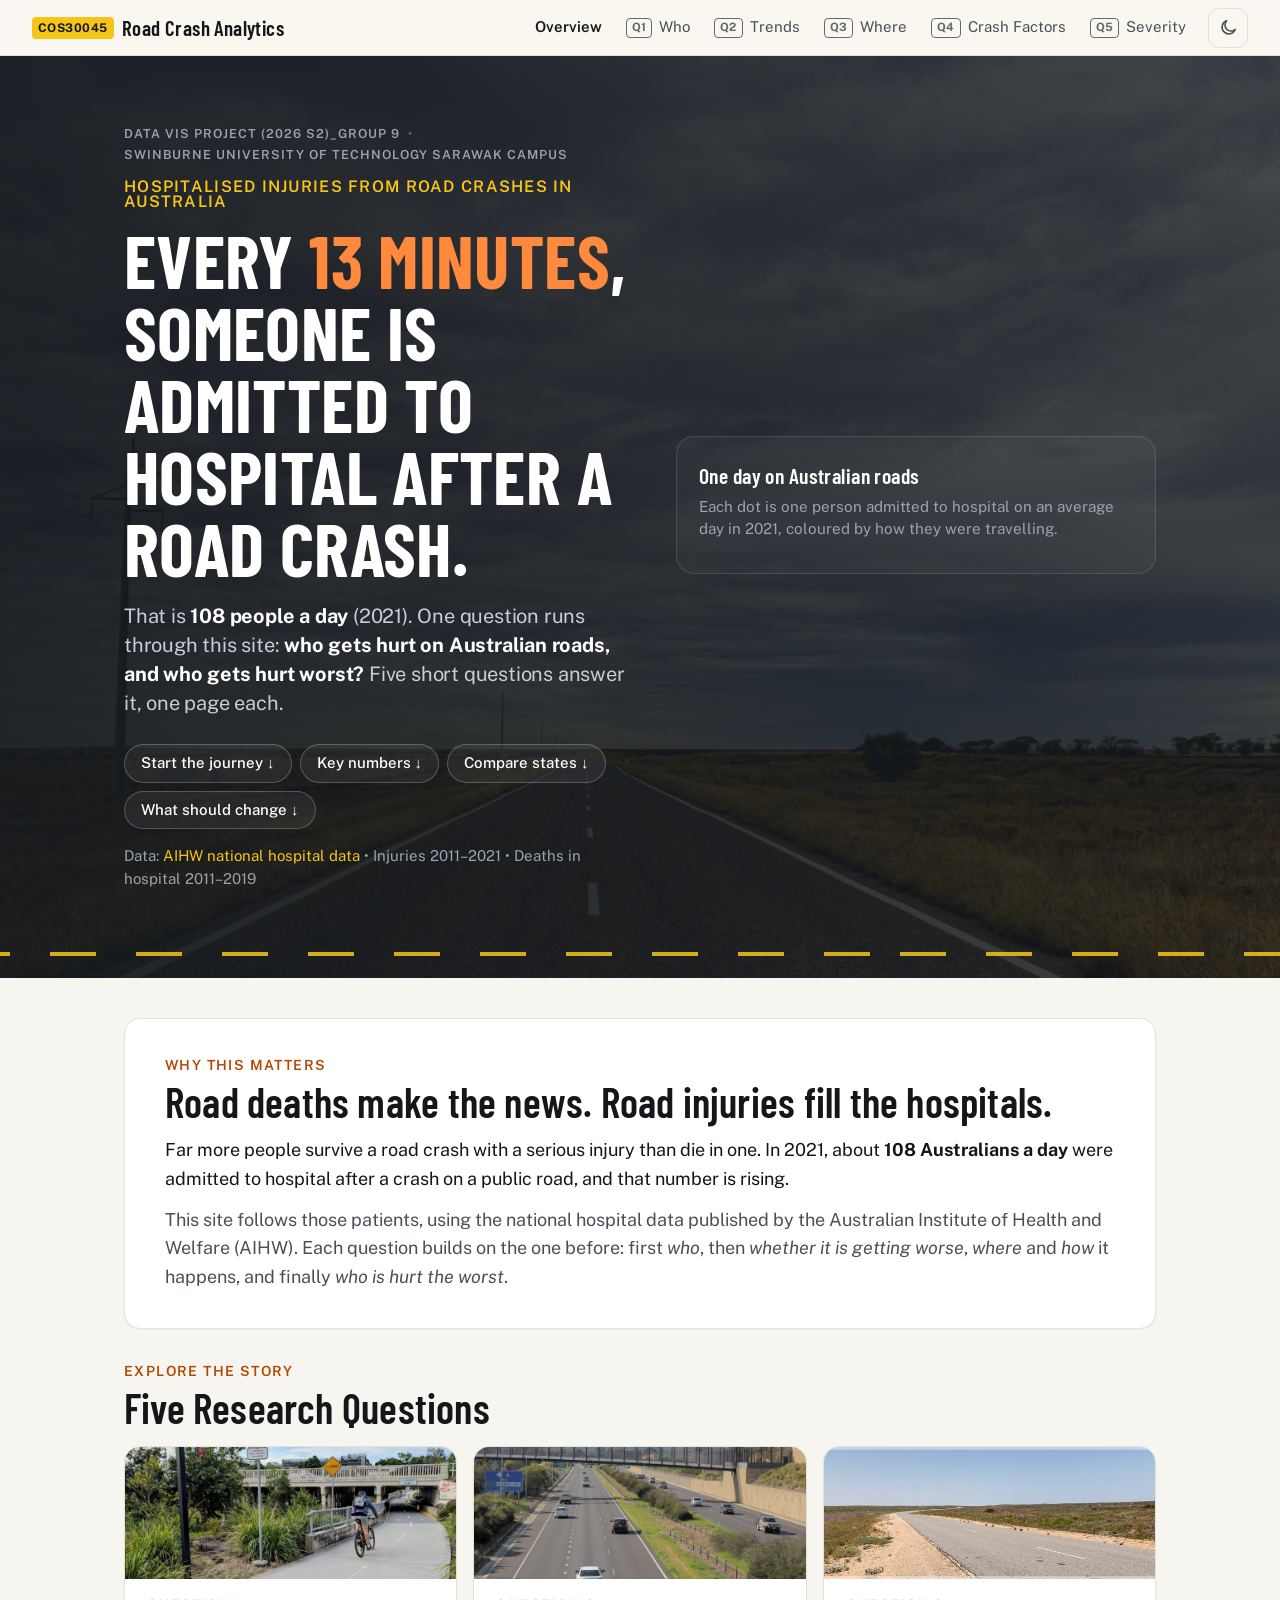
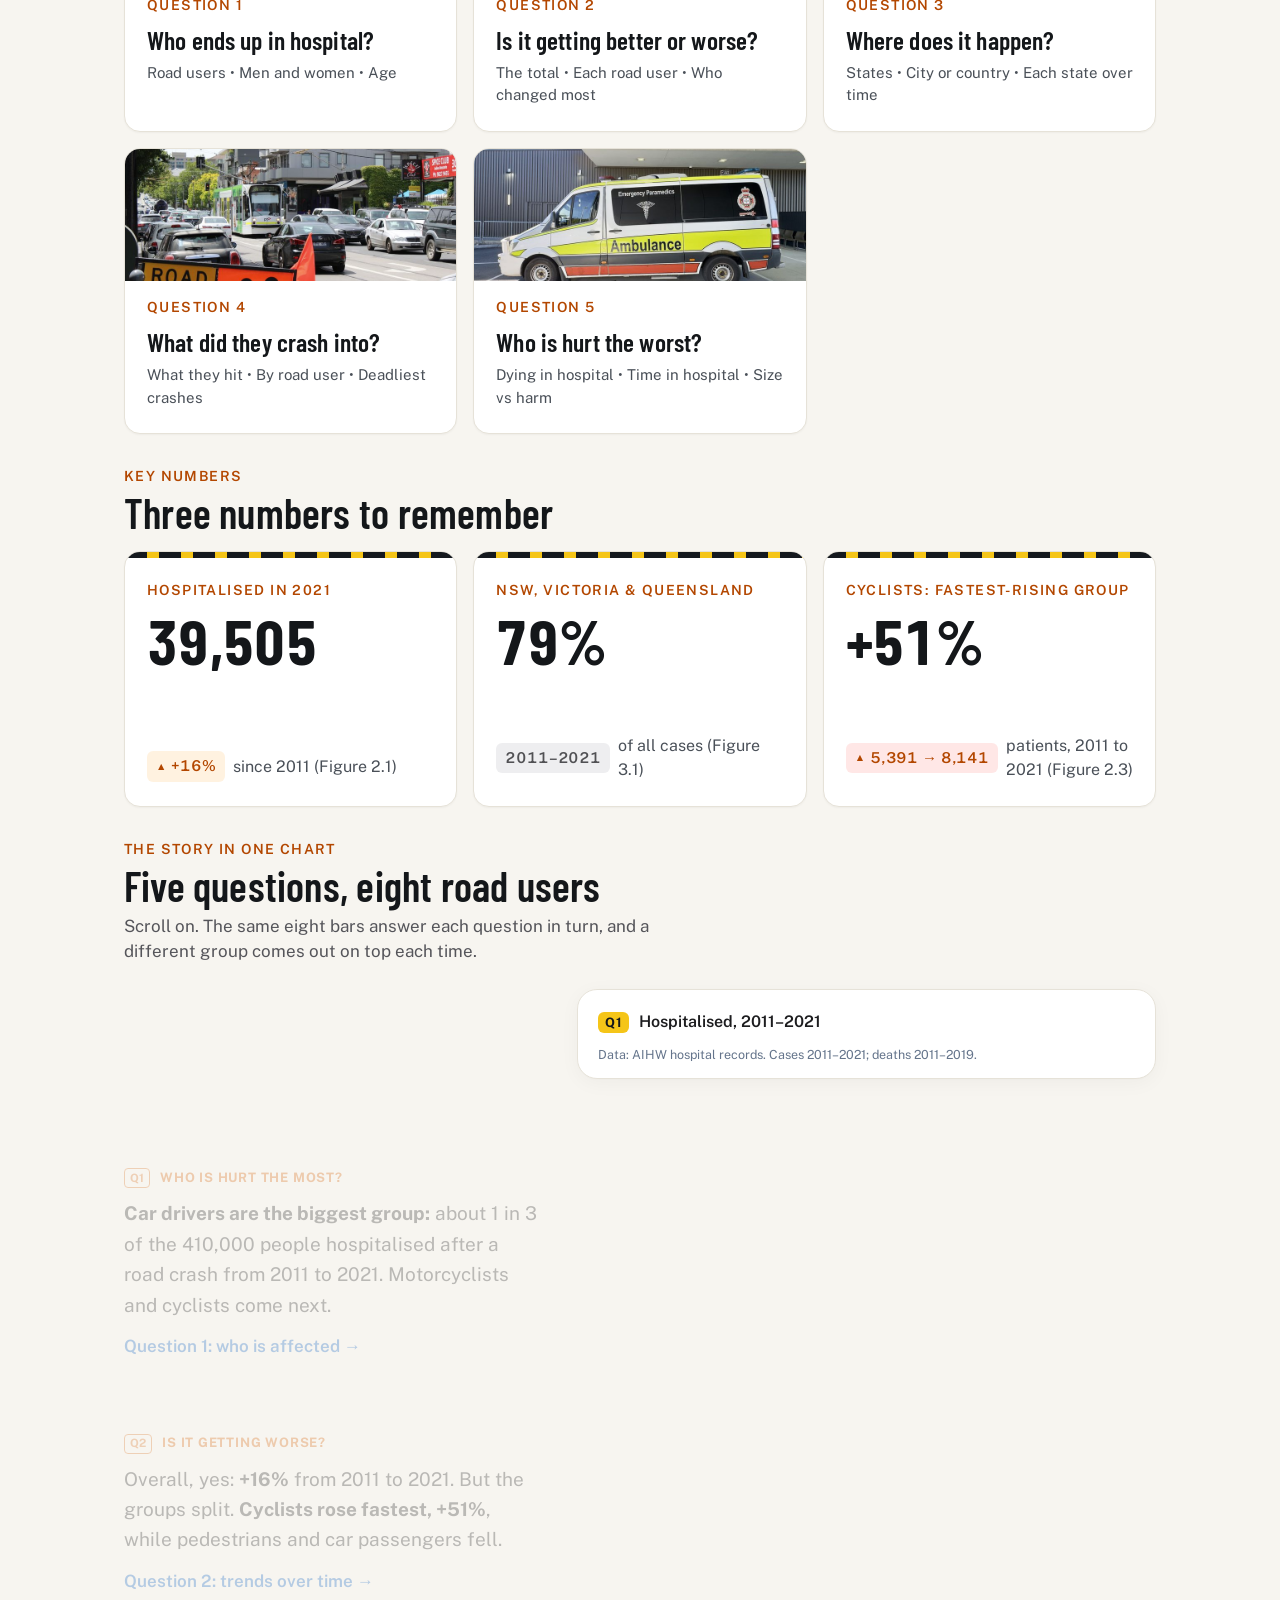
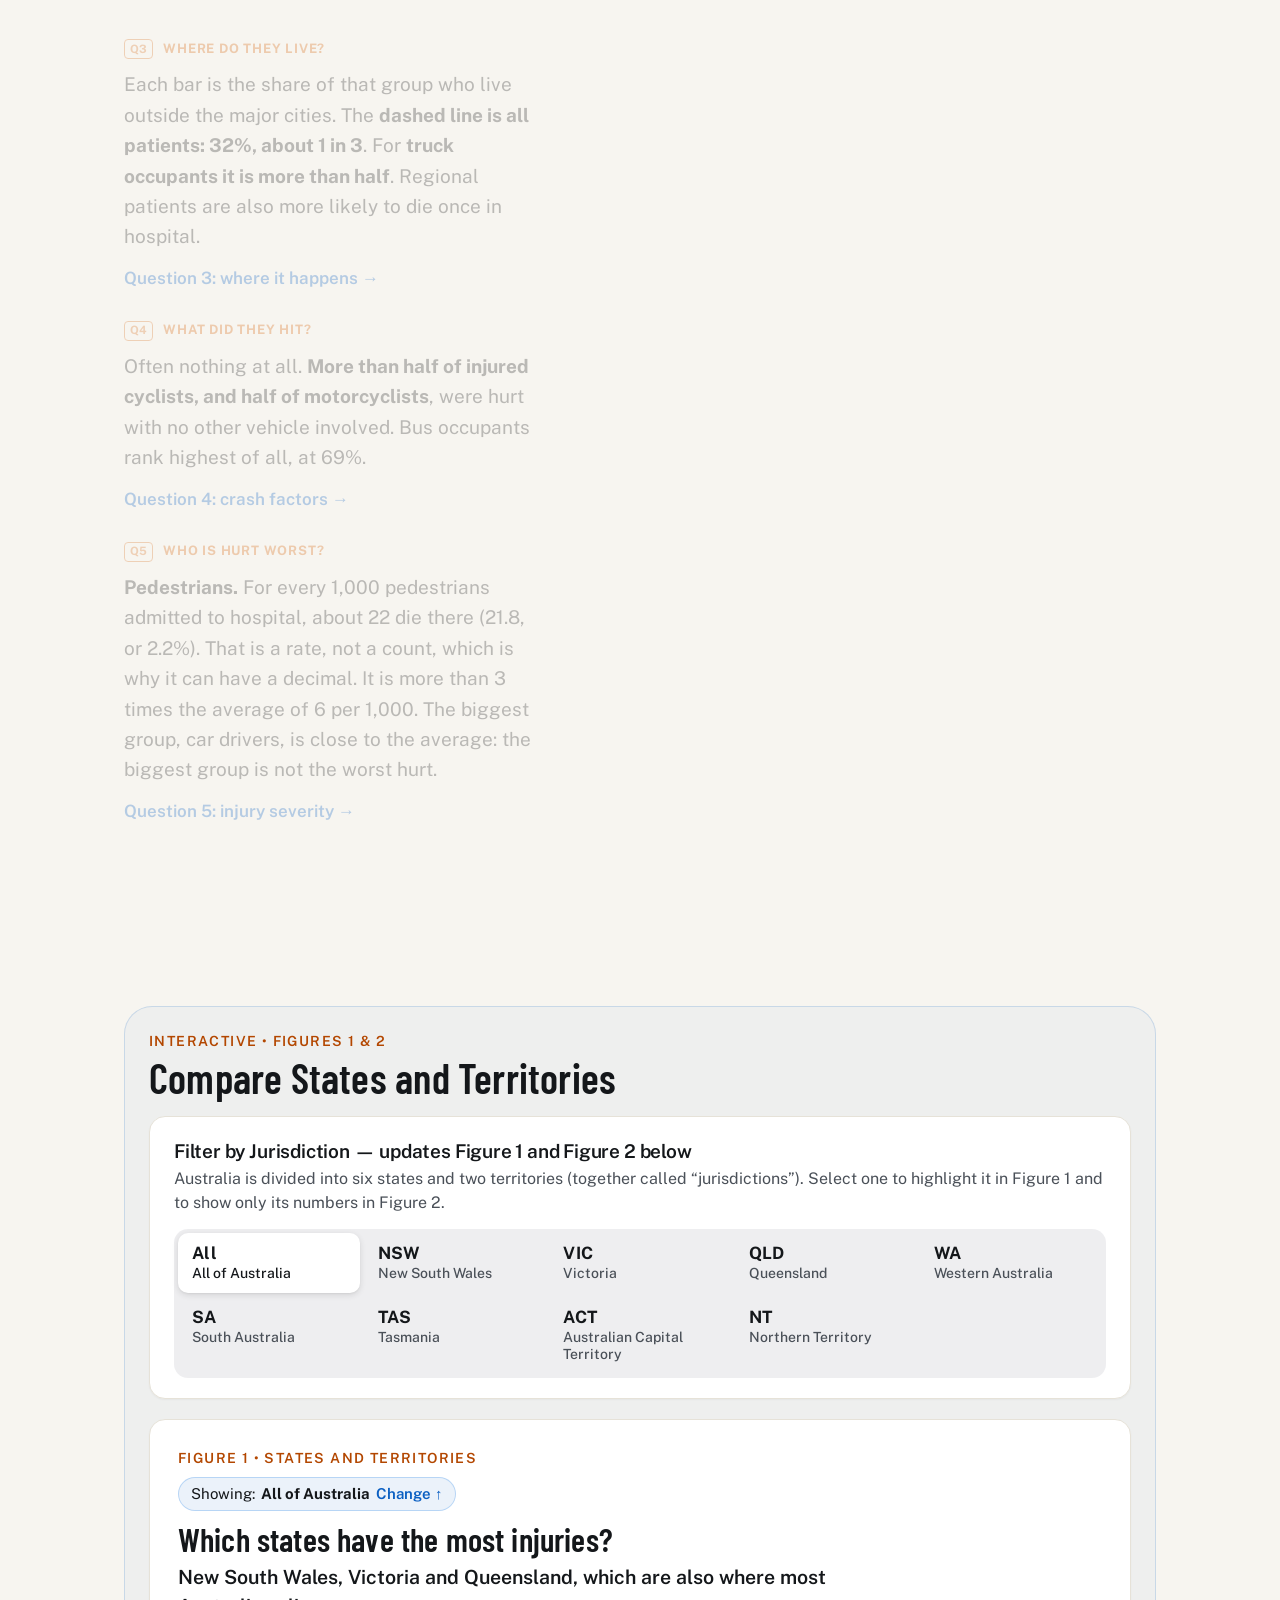
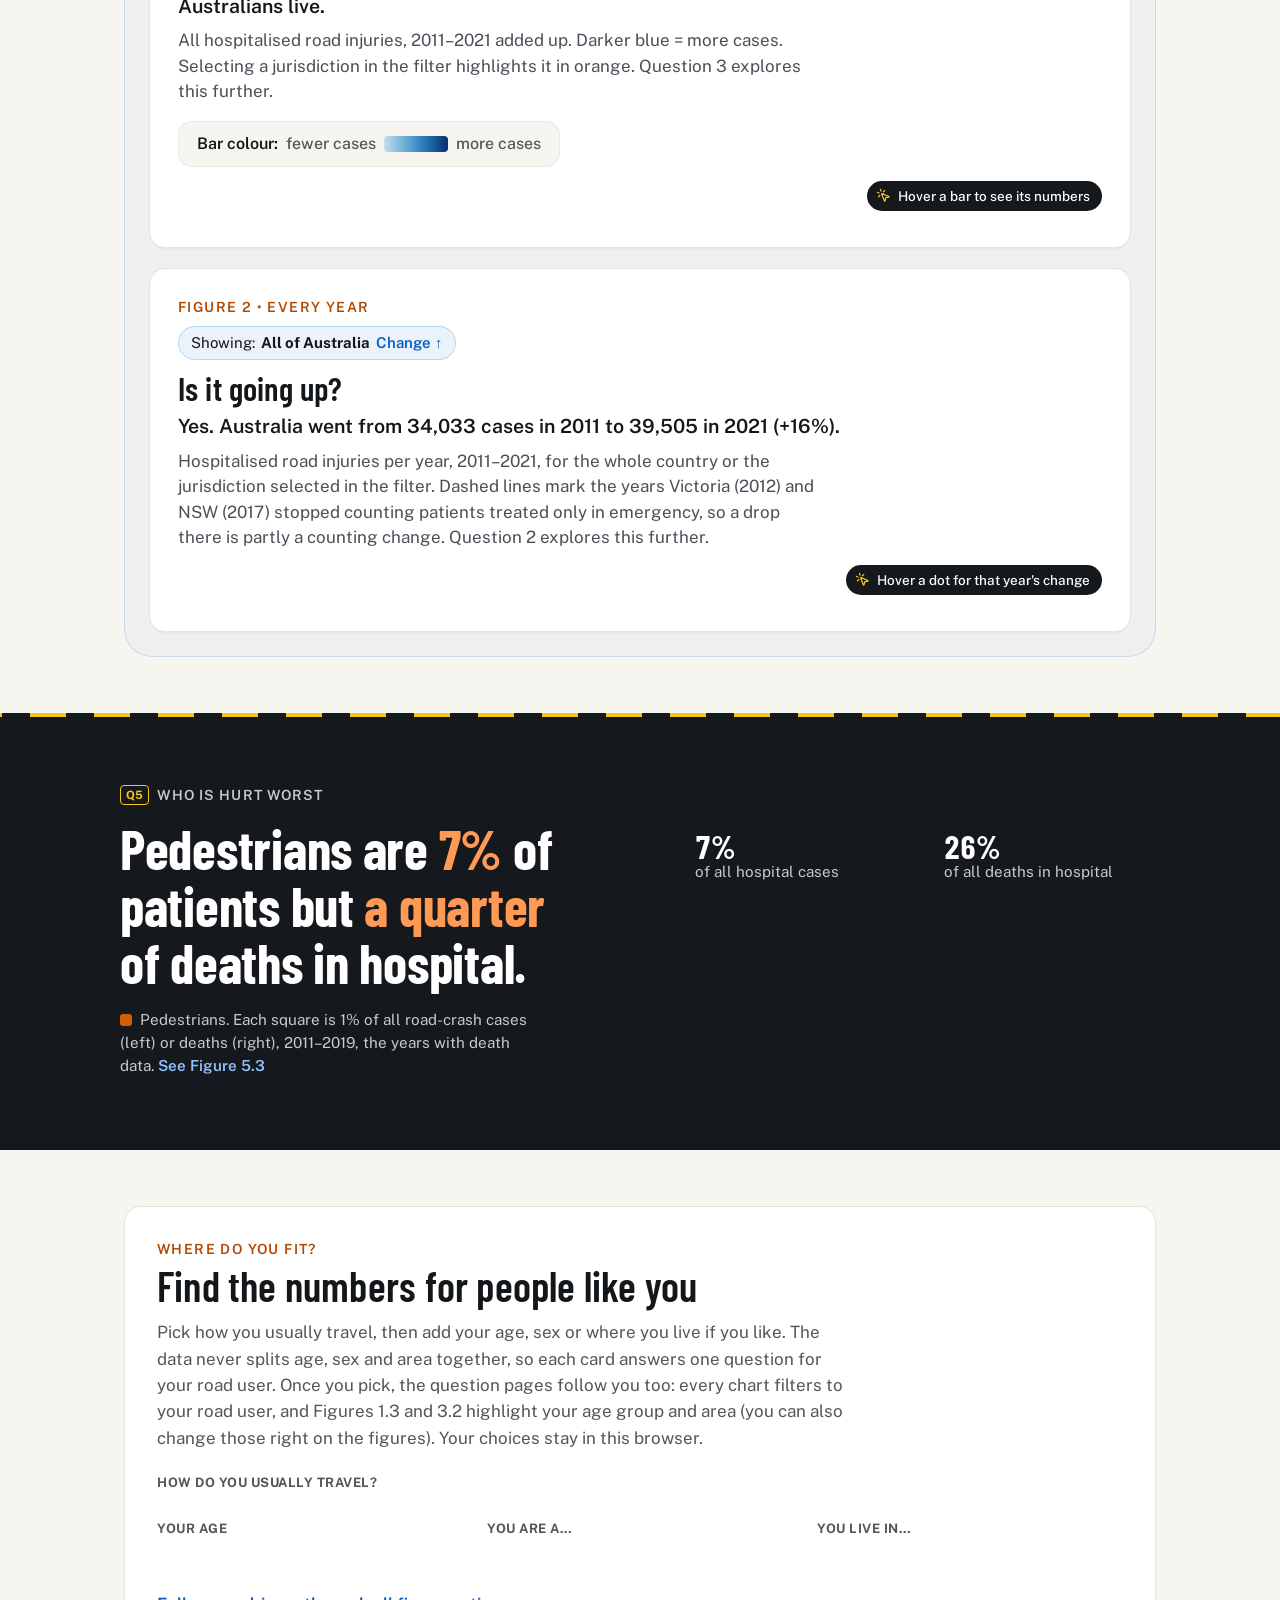
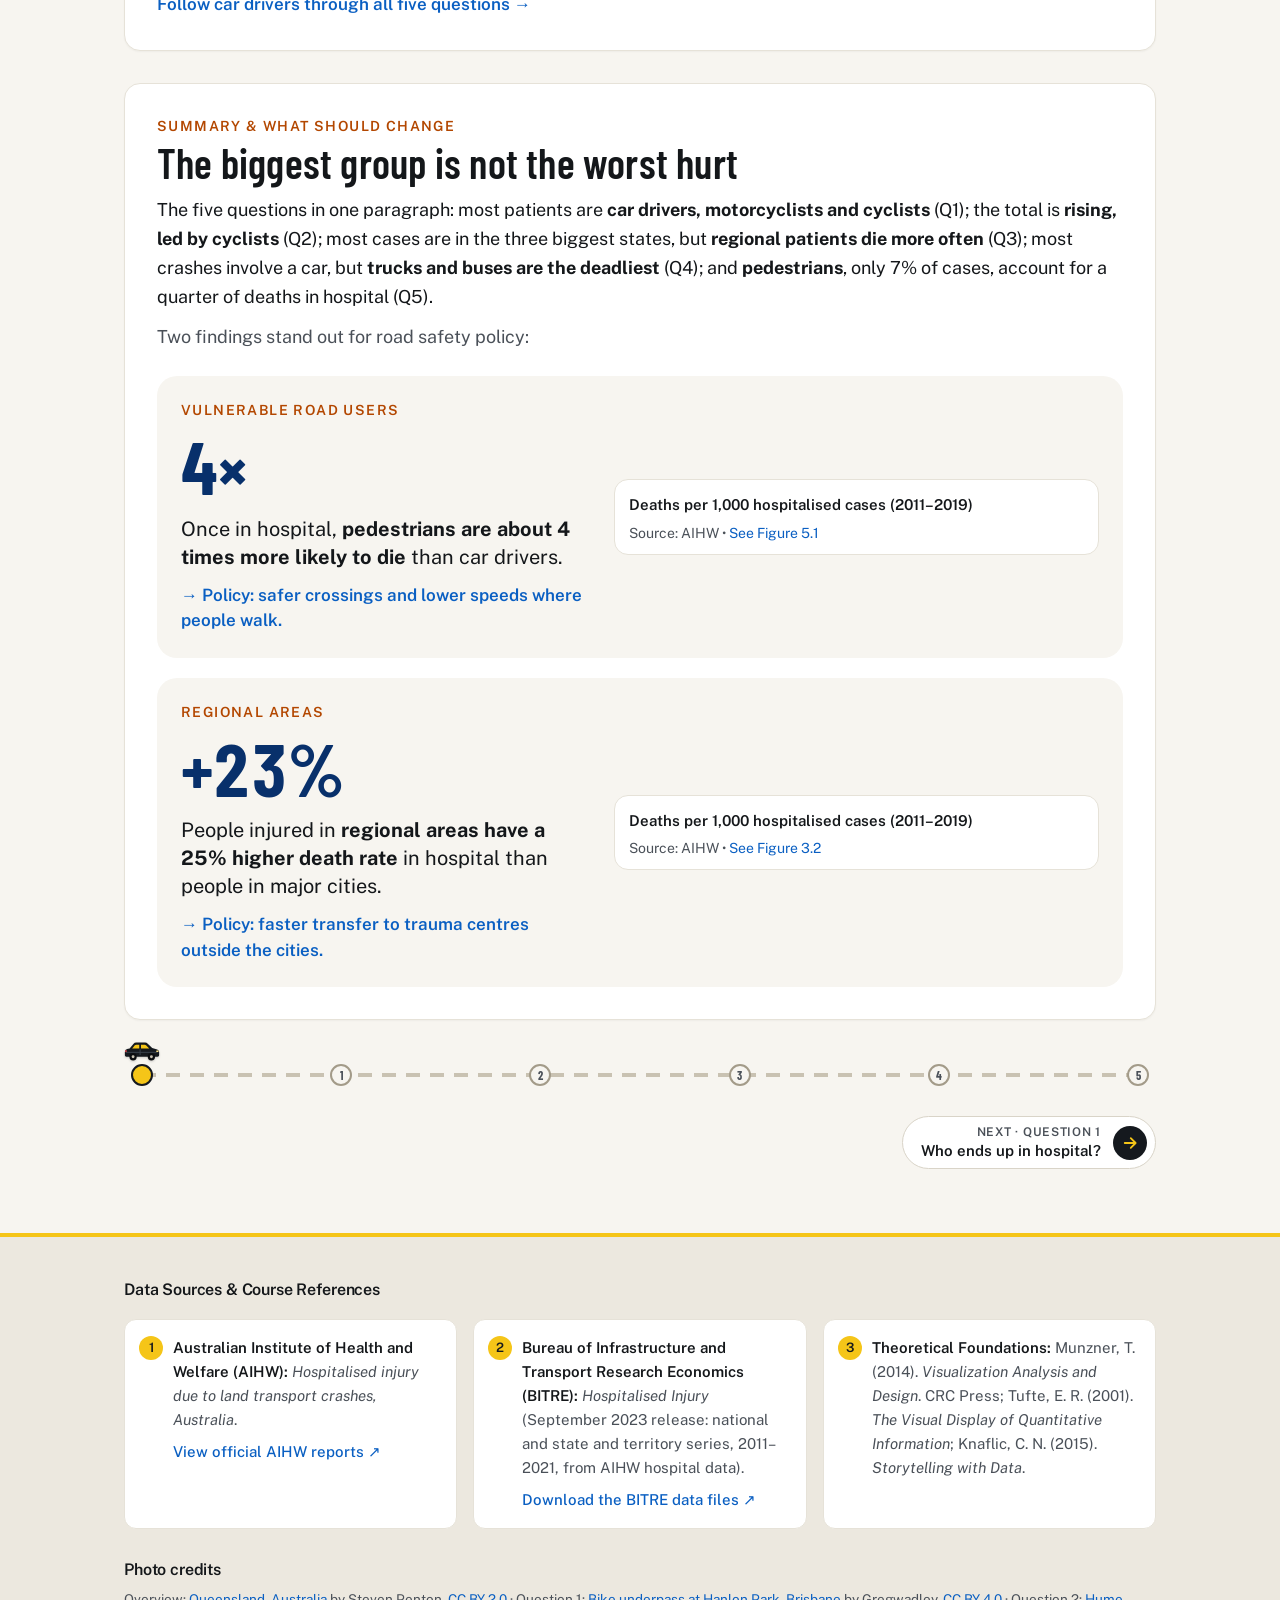
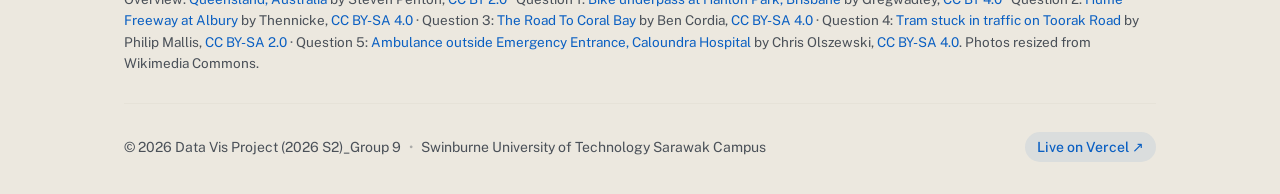
<file: src/index.html>
<!DOCTYPE html>
<html lang="en">
<head>
  <meta charset="UTF-8" />
  <meta name="viewport" content="width=device-width, initial-scale=1.0" />
  <meta name="description" content="COS30045 Data Visualisation Project – Hospitalised Injuries from Road Crashes in Australia – Swinburne University of Technology Sarawak Campus" />

  <title>Hospitalised Injuries from Road Crashes in Australia</title>

  <!-- ── Fonts: Barlow Condensed (display) + Public Sans (body) ── -->
  <link rel="preconnect" href="https://fonts.googleapis.com" />
  <link rel="preconnect" href="https://fonts.gstatic.com" crossorigin />
  <link
    href="https://fonts.googleapis.com/css2?family=Barlow+Condensed:wght@600;700&family=Public+Sans:wght@400;500;600;700&display=swap"
    rel="stylesheet"
  />

  <!-- ── Stylesheets ─────────────────────────────────────────── -->
  <script src="js/theme.js"></script>
  <link rel="stylesheet" href="css/base.css" />
  <link rel="stylesheet" href="css/visualisations.css" />
  <link rel="stylesheet" href="css/story.css" />
</head>
<body data-page="home">

  <!-- Navbar injected by js/layout.js -->
  <div id="site-nav"></div>

  <!-- ═══════════════════════════════════════════════════════════
       HERO SECTION – Apple-style Clean Minimalist Editorial
       ═══════════════════════════════════════════════════════════ -->
  <header class="apple-hero story-hero">
    <div class="container hero-grid">
      <div class="hero-copy">
        <div class="hero-eyebrow">
          <span>Data Vis Project (2026 S2)_Group 9</span>
          <span class="eyebrow-divider">•</span>
          <span>Swinburne University of Technology Sarawak Campus</span>
        </div>
        <!-- The hook numbers are recalculated from the data by js/main-narrative.js -->
        <h1 class="hero-title">
          <span class="hero-title-kicker">Hospitalised injuries from road crashes in Australia</span>
          <span class="hero-title-hook">Every <em id="hero-minutes">13 minutes</em>, someone is admitted to hospital after a road crash.</span>
        </h1>
        <p class="hero-subtitle">
          That is <strong id="hero-per-day-text">108 people a day</strong> (2021). One question runs through this site:
          <strong>who gets hurt on Australian roads, and who gets hurt worst?</strong> Five short questions answer it, one page each.
        </p>
        <nav class="hero-chips" aria-label="Jump to section">
          <a href="#questions" class="hero-chip">Start the journey &darr;</a>
          <a href="#key-statistics" class="hero-chip">Key numbers &darr;</a>
          <a href="#explore" class="hero-chip">Compare states &darr;</a>
          <a href="#conclusion" class="hero-chip">What should change &darr;</a>
        </nav>
        <p class="hero-meta">
          Data: <a href="#citations">AIHW national hospital data</a> &bull; Injuries 2011&ndash;2021 &bull; Deaths in hospital 2011&ndash;2019
        </p>
      </div>

      <figure class="hero-units">
        <div class="hero-units-title">One day on Australian roads</div>
        <p class="hero-units-sub">Each dot is one person admitted to hospital on an average day in 2021, coloured by how they were travelling.</p>
        <div id="hero-unit-chart"></div>
        <ul class="unit-legend" id="hero-unit-legend" aria-label="Road users: select one to highlight its dots"></ul>
      </figure>
    </div>
  </header>

  <!-- ═══════════════════════════════════════════════════════════
       MAIN CONTENT
       ═══════════════════════════════════════════════════════════ -->
  <main class="container">

    <!-- ── Introduction / Context Card ───────────────────────── -->
    <section id="introduction" class="apple-section">
      <div class="apple-card intro-card">
        <div class="section-kicker">Why this matters</div>
        <h2 class="apple-card-title">Road deaths make the news. Road injuries fill the hospitals.</h2>
        <p class="apple-card-text">
          Far more people survive a road crash with a serious injury than die in one. In 2021, about
          <strong>108 Australians a day</strong> were admitted to hospital after a crash on a public road,
          and that number is rising.
        </p>
        <p class="apple-card-text text-secondary">
          This site follows those patients, using the national hospital data published by the Australian
          Institute of Health and Welfare (AIHW). Each question builds on the one before: first <em>who</em>,
          then <em>whether it is getting worse</em>, <em>where</em> and <em>how</em> it happens, and finally
          <em>who is hurt the worst</em>.
        </p>
      </div>
    </section>

    <!-- ── Research Questions (links to each question page) ──── -->
    <section id="questions" class="apple-section">
      <div class="section-header-compact">
        <div class="section-kicker">Explore the Story</div>
        <h2 class="section-heading">Five Research Questions</h2>
      </div>
      <div class="question-grid">
        <a href="who-is-affected.html" class="question-card">
          <img class="question-card-img" src="asset/q1-cyclist-800.jpg"
               srcset="asset/q1-cyclist-800.jpg 800w, asset/q1-cyclist-1600.jpg 1600w"
               sizes="(max-width: 700px) 92vw, 340px" alt="" loading="lazy" decoding="async" width="800" height="533" />
          <div class="card-eyebrow">QUESTION 1</div>
          <h3 class="question-card-title">Who ends up in hospital?</h3>
          <p class="question-card-meta">Road users &bull; Men and women &bull; Age</p>
        </a>
        <a href="trends-over-time.html" class="question-card">
          <img class="question-card-img" src="asset/q2-freeway-800.jpg"
               srcset="asset/q2-freeway-800.jpg 800w, asset/q2-freeway-1600.jpg 1600w"
               sizes="(max-width: 700px) 92vw, 340px" alt="" loading="lazy" decoding="async" width="800" height="533" />
          <div class="card-eyebrow">QUESTION 2</div>
          <h3 class="question-card-title">Is it getting better or worse?</h3>
          <p class="question-card-meta">The total &bull; Each road user &bull; Who changed most</p>
        </a>
        <a href="geographic-distribution.html" class="question-card">
          <img class="question-card-img" src="asset/q3-coral-bay-road-800.jpg"
               srcset="asset/q3-coral-bay-road-800.jpg 800w, asset/q3-coral-bay-road-1600.jpg 1600w"
               sizes="(max-width: 700px) 92vw, 340px" alt="" loading="lazy" decoding="async" width="800" height="533" />
          <div class="card-eyebrow">QUESTION 3</div>
          <h3 class="question-card-title">Where does it happen?</h3>
          <p class="question-card-meta">States &bull; City or country &bull; Each state over time</p>
        </a>
        <a href="crash-characteristics.html" class="question-card">
          <img class="question-card-img" src="asset/q4-traffic-800.jpg"
               srcset="asset/q4-traffic-800.jpg 800w, asset/q4-traffic-1600.jpg 1600w"
               sizes="(max-width: 700px) 92vw, 340px" alt="" loading="lazy" decoding="async" width="800" height="533" />
          <div class="card-eyebrow">QUESTION 4</div>
          <h3 class="question-card-title">What did they crash into?</h3>
          <p class="question-card-meta">What they hit &bull; By road user &bull; Deadliest crashes</p>
        </a>
        <a href="injury-severity.html" class="question-card">
          <img class="question-card-img" src="asset/q5-ambulance-800.jpg"
               srcset="asset/q5-ambulance-800.jpg 800w, asset/q5-ambulance-1600.jpg 1600w"
               sizes="(max-width: 700px) 92vw, 340px" alt="" loading="lazy" decoding="async" width="800" height="533" />
          <div class="card-eyebrow">QUESTION 5</div>
          <h3 class="question-card-title">Who is hurt the worst?</h3>
          <p class="question-card-meta">Dying in hospital &bull; Time in hospital &bull; Size vs harm</p>
        </a>
      </div>
    </section>

    <!-- ── Key Callout Metric Cards (Apple Health / Watch style) ── -->
    <section id="key-statistics" class="apple-section">
      <div class="section-header-compact">
        <div class="section-kicker">Key numbers</div>
        <h2 class="section-heading">Three numbers to remember</h2>
      </div>

      <!-- Numbers are calculated from the data by js/main-narrative.js -->
      <div class="callout-grid">
        <a class="callout-card" href="trends-over-time.html#total">
          <div class="card-eyebrow">Hospitalised in <span id="callout-year">2021</span></div>
          <div class="callout-number" id="callout-total">39,505</div>
          <div class="callout-spark" id="spark-total" aria-hidden="true"></div>
          <div class="callout-footer">
            <span class="trend-badge trend-up" id="callout-change">+16%</span>
            <span class="callout-label" id="callout-change-label">since 2011 (Figure 2.1)</span>
          </div>
        </a>

        <a class="callout-card" href="geographic-distribution.html#state-territory">
          <div class="card-eyebrow">NSW, Victoria &amp; Queensland</div>
          <div class="callout-number" id="callout-states">79%</div>
          <div class="callout-spark" id="spark-states" aria-hidden="true"></div>
          <div class="callout-footer">
            <span class="trend-badge trend-neutral">2011&ndash;2021</span>
            <span class="callout-label">of all cases (Figure 3.1)</span>
          </div>
        </a>

        <a class="callout-card" href="trends-over-time.html#change">
          <div class="card-eyebrow"><span id="callout-riser">Cyclists</span>: fastest-rising group</div>
          <div class="callout-number" id="callout-riser-change">+51%</div>
          <div class="callout-spark" id="spark-riser" aria-hidden="true"></div>
          <div class="callout-footer">
            <span class="trend-badge trend-alert" id="callout-riser-counts">5,391 &rarr; 8,141</span>
            <span class="callout-label" id="callout-riser-label">patients, 2011 to 2021 (Figure 2.3)</span>
          </div>
        </a>
      </div>
    </section>

    <!-- ═══ Scrollytelling: the five questions in one pinned chart (js/scrolly.js) ═══ -->
    <section id="story-in-one" class="apple-section scrolly" aria-labelledby="scrolly-title">
      <div class="section-header-compact">
        <div class="section-kicker">The story in one chart</div>
        <h2 class="section-heading" id="scrolly-title">Five questions, eight road users</h2>
        <p class="scrolly-lede">Scroll on. The same eight bars answer each question in turn, and a different group comes out on top each time.</p>
      </div>
      <div class="scrolly-body">
        <figure class="scrolly-graphic" aria-labelledby="scrolly-caption">
          <div class="scrolly-chart-head">
            <span class="scrolly-q" id="scrolly-q">Q1</span>
            <span class="scrolly-measure" id="scrolly-caption">Hospitalised, 2011–2021</span>
          </div>
          <div class="scrolly-chart" id="scrolly-chart"></div>
          <figcaption class="scrolly-source">Data: AIHW hospital records. Cases 2011–2021; deaths 2011–2019.</figcaption>
        </figure>
        <ol class="scrolly-steps">
          <li class="scrolly-step" data-step="who">
            <p class="scrolly-step-kicker"><span class="km">Q1</span> Who is hurt the most?</p>
            <p><strong>Car drivers are the biggest group:</strong> about 1 in 3 of the 410,000 people hospitalised after a road crash from 2011 to 2021. Motorcyclists and cyclists come next.</p>
            <a class="scrolly-more" href="who-is-affected.html">Question 1: who is affected →</a>
          </li>
          <li class="scrolly-step" data-step="trend">
            <p class="scrolly-step-kicker"><span class="km">Q2</span> Is it getting worse?</p>
            <p>Overall, yes: <strong>+16%</strong> from 2011 to 2021. But the groups split. <strong>Cyclists rose fastest, +51%</strong>, while pedestrians and car passengers fell.</p>
            <a class="scrolly-more" href="trends-over-time.html">Question 2: trends over time →</a>
          </li>
          <li class="scrolly-step" data-step="where">
            <p class="scrolly-step-kicker"><span class="km">Q3</span> Where do they live?</p>
            <p>Each bar is the share of that group who live outside the major cities. The <strong>dashed line is all patients: 32%, about 1 in 3</strong>. For <strong>truck occupants it is more than half</strong>. Regional patients are also more likely to die once in hospital.</p>
            <a class="scrolly-more" href="geographic-distribution.html">Question 3: where it happens →</a>
          </li>
          <li class="scrolly-step" data-step="crash">
            <p class="scrolly-step-kicker"><span class="km">Q4</span> What did they hit?</p>
            <p>Often nothing at all. <strong>More than half of injured cyclists, and half of motorcyclists</strong>, were hurt with no other vehicle involved. Bus occupants rank highest of all, at 69%.</p>
            <a class="scrolly-more" href="crash-characteristics.html">Question 4: crash factors →</a>
          </li>
          <li class="scrolly-step" data-step="severity">
            <p class="scrolly-step-kicker"><span class="km">Q5</span> Who is hurt worst?</p>
            <p><strong>Pedestrians.</strong> For every 1,000 pedestrians admitted to hospital, about 22 die there (21.8, or 2.2%). That is a rate, not a count, which is why it can have a decimal. It is more than 3 times the average of 6 per 1,000. The biggest group, car drivers, is close to the average: the biggest group is not the worst hurt.</p>
            <a class="scrolly-more" href="injury-severity.html">Question 5: injury severity →</a>
          </li>
        </ol>
      </div>
    </section>

    <!-- ═══ Explore by Jurisdiction: one filter drives Figure 1 AND Figure 2 ═══ -->
    <div class="explore-group" id="explore">
    <div class="section-header-compact explore-group-header">
      <div class="section-kicker">Interactive &bull; Figures 1 &amp; 2</div>
      <h2 class="section-heading">Compare States and Territories</h2>
    </div>

    <!-- ── Filters (Apple iOS Segmented Control) ─────────────── -->
    <section id="filters" class="apple-section">
      <div class="filter-wrapper">
        <div class="filter-label-wrap">
          <span class="filter-headline">Filter by Jurisdiction &mdash; updates Figure 1 and Figure 2 below</span>
          <span class="filter-subheadline">
            Australia is divided into six states and two territories (together called
            &ldquo;jurisdictions&rdquo;). Select one to highlight it in Figure 1 and to show only
            its numbers in Figure 2.
          </span>
        </div>
        <div id="filters-container" class="apple-segmented-control jurisdiction-control" role="tablist">
          <button class="filter-btn active" data-filter="all" role="tab" aria-selected="true">
            <span class="filter-code">All</span><span class="filter-name">All of Australia</span>
          </button>
          <button class="filter-btn" data-filter="NSW" role="tab" aria-selected="false">
            <span class="filter-code">NSW</span><span class="filter-name">New South Wales</span>
          </button>
          <button class="filter-btn" data-filter="VIC" role="tab" aria-selected="false">
            <span class="filter-code">VIC</span><span class="filter-name">Victoria</span>
          </button>
          <button class="filter-btn" data-filter="QLD" role="tab" aria-selected="false">
            <span class="filter-code">QLD</span><span class="filter-name">Queensland</span>
          </button>
          <button class="filter-btn" data-filter="WA" role="tab" aria-selected="false">
            <span class="filter-code">WA</span><span class="filter-name">Western Australia</span>
          </button>
          <button class="filter-btn" data-filter="SA" role="tab" aria-selected="false">
            <span class="filter-code">SA</span><span class="filter-name">South Australia</span>
          </button>
          <button class="filter-btn" data-filter="TAS" role="tab" aria-selected="false">
            <span class="filter-code">TAS</span><span class="filter-name">Tasmania</span>
          </button>
          <button class="filter-btn" data-filter="ACT" role="tab" aria-selected="false">
            <span class="filter-code">ACT</span><span class="filter-name">Australian Capital Territory</span>
          </button>
          <button class="filter-btn" data-filter="NT" role="tab" aria-selected="false">
            <span class="filter-code">NT</span><span class="filter-name">Northern Territory</span>
          </button>
        </div>
      </div>
    </section>

    <!-- ── Chart 1: Regional Distribution (Apple Health style) ── -->
    <section id="chart-section-1" class="apple-section">
      <div class="apple-chart-card">
        <div class="chart-card-header">
          <div>
            <div class="section-kicker">Figure 1 &bull; States and territories</div>
            <a href="#filters" class="filter-scope" data-filter-scope>Showing: <strong class="filter-scope-value">All of Australia</strong> <span class="filter-scope-change">Change &uarr;</span></a>
            <h2 class="chart-card-title">Which states have the most injuries?</h2>
            <p class="chart-card-answer">New South Wales, Victoria and Queensland, which are also where most Australians live.</p>
            <p class="chart-card-desc">
              All hospitalised road injuries, 2011&ndash;2021 added up. Darker blue = more cases.
              Selecting a jurisdiction in the filter highlights it in orange. Question 3 explores this further.
            </p>
          </div>
          <div class="chart-legend-box" id="chart-1-legend">
            <span class="legend-chip legend-scale"><span class="legend-scale-title">Bar colour:</span> <span class="legend-scale-end">fewer cases</span> <span class="swatch swatch-gradient"></span> <span class="legend-scale-end">more cases</span></span>
          </div>
        </div>

        <div class="responsive-svg-container" id="chart-1" data-hint="{Hover} a bar to see its numbers">
          <!-- D3 SVG injected here -->
        </div>
      </div>
    </section>

    <!-- ── Chart 2: Injury Severity Breakdown ────────────────── -->
    <section id="chart-section-2" class="apple-section">
      <div class="apple-chart-card">
        <div class="chart-card-header">
          <div>
            <div class="section-kicker">Figure 2 &bull; Every year</div>
            <a href="#filters" class="filter-scope" data-filter-scope>Showing: <strong class="filter-scope-value">All of Australia</strong> <span class="filter-scope-change">Change &uarr;</span></a>
            <h2 class="chart-card-title">Is it going up?</h2>
            <p class="chart-card-answer" id="chart-2-answer">Yes. Australia went from 34,033 cases in 2011 to 39,505 in 2021 (+16%).</p>
            <p class="chart-card-desc">
              Hospitalised road injuries per year, 2011&ndash;2021, for the whole country or the jurisdiction selected
              in the filter. Dashed lines mark the years Victoria (2012) and NSW (2017) stopped counting patients
              treated only in emergency, so a drop there is partly a counting change. Question 2 explores this further.
            </p>
          </div>
        </div>

        <div class="responsive-svg-container" id="chart-2" data-hint="{Hover} a dot for that year's change">
          <!-- D3 SVG injected here -->
        </div>
      </div>
    </section>
    </div><!-- /.explore-group -->

    <!-- ── Chapter band: size vs harm in two waffles (js/chapter-divider.js) ── -->
    <section class="chapter-band" data-chapter-waffle="Pedestrian" aria-labelledby="band-pedestrians">
      <div class="chapter-band-inner">
        <p class="chapter-kicker"><span class="km">Q5</span> Who is hurt worst</p>
        <h2 class="chapter-statement" id="band-pedestrians">Pedestrians are <span class="chapter-num" data-waffle-text="cases">7%</span> of patients but <span class="chapter-num" data-waffle-text="deaths:plain">a quarter</span> of deaths in hospital.</h2>
        <div class="waffle-pair">
          <figure class="waffle">
            <div class="waffle-grid" data-waffle="cases"></div>
            <figcaption><strong data-waffle-text="cases">7%</strong> of all hospital cases</figcaption>
          </figure>
          <figure class="waffle">
            <div class="waffle-grid" data-waffle="deaths"></div>
            <figcaption><strong data-waffle-text="deaths">26%</strong> of all deaths in hospital</figcaption>
          </figure>
        </div>
        <p class="chapter-source"><span class="waffle-key" aria-hidden="true"></span> Pedestrians. Each square is 1% of all road-crash cases (left) or deaths (right), <span data-waffle-years>2011–2019</span>, the years with death data. <a href="injury-severity.html#injury-severity">See Figure 5.3</a></p>
      </div>
    </section>

    <!-- ── Where do you fit? (js/where-you-fit.js) ─────────── -->
    <section id="where-you-fit" class="apple-section" aria-labelledby="fit-title">
      <div class="apple-card fit-card">
        <div class="section-kicker">Where do you fit?</div>
        <h2 class="apple-card-title" id="fit-title">Find the numbers for people like you</h2>
        <p class="fit-intro">Pick how you usually travel, then add your age, sex or where you live if you like. The data never splits age, sex and area together, so each card answers one question for your road user. Once you pick, the question pages follow you too: every chart filters to your road user, and Figures 1.3 and 3.2 highlight your age group and area (you can also change those right on the figures). Your choices stay in this browser.</p>
        <div class="fit-form">
          <fieldset class="fit-q fit-q-wide">
            <legend>How do you usually travel?</legend>
            <div class="fit-options" data-fit="ru"></div>
          </fieldset>
          <fieldset class="fit-q">
            <legend>Your age</legend>
            <div class="fit-options" data-fit="age"></div>
          </fieldset>
          <fieldset class="fit-q">
            <legend>You are a…</legend>
            <div class="fit-options" data-fit="sex"></div>
          </fieldset>
          <fieldset class="fit-q">
            <legend>You live in…</legend>
            <div class="fit-options" data-fit="area"></div>
          </fieldset>
        </div>
        <div class="fit-results" id="fit-results" aria-live="polite"></div>
        <p class="fit-foot"><a id="fit-follow" class="fit-follow" href="who-is-affected.html">Follow car drivers through all five questions →</a></p>
      </div>
    </section>

    <!-- ── Narrative Conclusion (Apple Card) ─────────────────── -->
    <section id="conclusion" class="apple-section">
      <div class="apple-card conclusion-card">
        <div class="section-kicker">Summary &amp; what should change</div>
        <h2 class="apple-card-title">The biggest group is not the worst hurt</h2>
        <p class="apple-card-text">
          The five questions in one paragraph: most patients are <strong>car drivers, motorcyclists and cyclists</strong>
          (Q1); the total is <strong>rising, led by cyclists</strong> (Q2); most cases are in the three biggest states, but
          <strong>regional patients die more often</strong> (Q3); most crashes involve a car, but
          <strong>trucks and buses are the deadliest</strong> (Q4); and <strong>pedestrians</strong>, only 7% of cases,
          account for a quarter of deaths in hospital (Q5).
        </p>
        <p class="apple-card-text text-secondary">Two findings stand out for road safety policy:</p>
        <div class="insight-list">
          <!-- Insight 1: one number, one sentence, one action, one chart -->
          <article class="insight-row">
            <div class="insight-text">
              <div class="insight-kicker">Vulnerable road users</div>
              <div class="insight-number" data-count-up>4&times;</div>
              <p class="insight-headline">
                Once in hospital, <strong>pedestrians are about 4 times more likely to die</strong>
                than car drivers.
              </p>
              <p class="insight-action"><span aria-hidden="true">&rarr;</span> Policy: safer crossings and lower speeds where people walk.</p>
            </div>
            <figure class="summary-chart">
              <figcaption class="summary-chart-title">Deaths per 1,000 hospitalised cases (2011&ndash;2019)</figcaption>
              <div class="summary-chart-svg" id="summary-chart-road-users"></div>
              <p class="summary-chart-source">Source: AIHW &bull; <a href="injury-severity.html#mortality-risk">See Figure 5.1</a></p>
            </figure>
          </article>

          <!-- Insight 2 -->
          <article class="insight-row">
            <div class="insight-text">
              <div class="insight-kicker">Regional areas</div>
              <div class="insight-number" data-count-up>+25%</div>
              <p class="insight-headline">
                People injured in <strong>regional areas have a 25% higher death rate</strong>
                in hospital than people in major cities.
              </p>
              <p class="insight-action"><span aria-hidden="true">&rarr;</span> Policy: faster transfer to trauma centres outside the cities.</p>
            </div>
            <figure class="summary-chart">
              <figcaption class="summary-chart-title">Deaths per 1,000 hospitalised cases (2011&ndash;2019)</figcaption>
              <div class="summary-chart-svg" id="summary-chart-remoteness"></div>
              <p class="summary-chart-source">Source: AIHW &bull; <a href="geographic-distribution.html#metro-regional">See Figure 3.2</a></p>
            </figure>
          </article>
        </div>
      </div>
    </section>

  </main>

  <!-- ═══════════════════════════════════════════════════════════
       APPLE-STYLE MINIMALIST FOOTER
       ═══════════════════════════════════════════════════════════ -->
  <footer class="site-footer" id="citations">
    <div class="container footer-container">
      <div class="footer-references">
        <p class="footer-references-title">Data Sources &amp; Course References</p>
        <ol class="footer-ordered-list">
          <li>
            <strong>Australian Institute of Health and Welfare (AIHW):</strong>
            <em>Hospitalised injury due to land transport crashes, Australia</em>.
            <a href="https://www.aihw.gov.au/reports/injury/hospitalised-injury-due-to-land-transport-crashes" target="_blank" rel="noopener noreferrer">
              View official AIHW reports &nearr;
            </a>
          </li>
          <li>
            <strong>Bureau of Infrastructure and Transport Research Economics (BITRE):</strong>
            <em>Hospitalised Injury</em> (September 2023 release: national and state and territory series, 2011&ndash;2021, from AIHW hospital data).
            <a href="https://www.bitre.gov.au/publications/ongoing/hospitalised-injury" target="_blank" rel="noopener noreferrer">
              Download the BITRE data files &nearr;
            </a>
          </li>
          <li>
            <strong>Theoretical Foundations:</strong>
            Munzner, T. (2014). <em>Visualization Analysis and Design</em>. CRC Press;
            Tufte, E. R. (2001). <em>The Visual Display of Quantitative Information</em>;
            Knaflic, C. N. (2015). <em>Storytelling with Data</em>.
          </li>
        </ol>
      </div>

      <div class="footer-divider"></div>

      <div class="footer-bottom">
        <div class="footer-meta">
          <span>&copy; 2026 Data Vis Project (2026 S2)_Group 9</span>
          <span class="meta-dot">&bull;</span>
          <span>Swinburne University of Technology Sarawak Campus</span>
        </div>
        <div class="footer-deployment-link">
          <a href="https://cos30045-data-visual-project-src.vercel.app/" target="_blank" rel="noopener noreferrer">
            Live on Vercel &nearr;
          </a>
        </div>
      </div>
    </div>
  </footer>

  <!-- ═══════════════════════════════════════════════════════════
       SCRIPTS – D3 v7 CDN first, then project modules
       ═══════════════════════════════════════════════════════════ -->
  <script src="js/layout.js"></script>
  <script src="https://d3js.org/d3.v7.min.js"></script>
  <script src="js/motion.js"></script>
  <script src="js/highlight.js"></script>
  <script src="js/detail-panel.js"></script>
  <script src="js/data-table.js"></script>
  <script src="js/shared-constants.js"></script>
  <script src="js/site-data.js"></script>
  <script src="js/main-narrative.js"></script>
  <script src="js/summary-charts.js"></script>
  <script src="js/chapter-divider.js"></script>
  <script src="js/where-you-fit.js"></script>
  <script src="js/scrolly.js"></script>

</body>
</html>
</file>
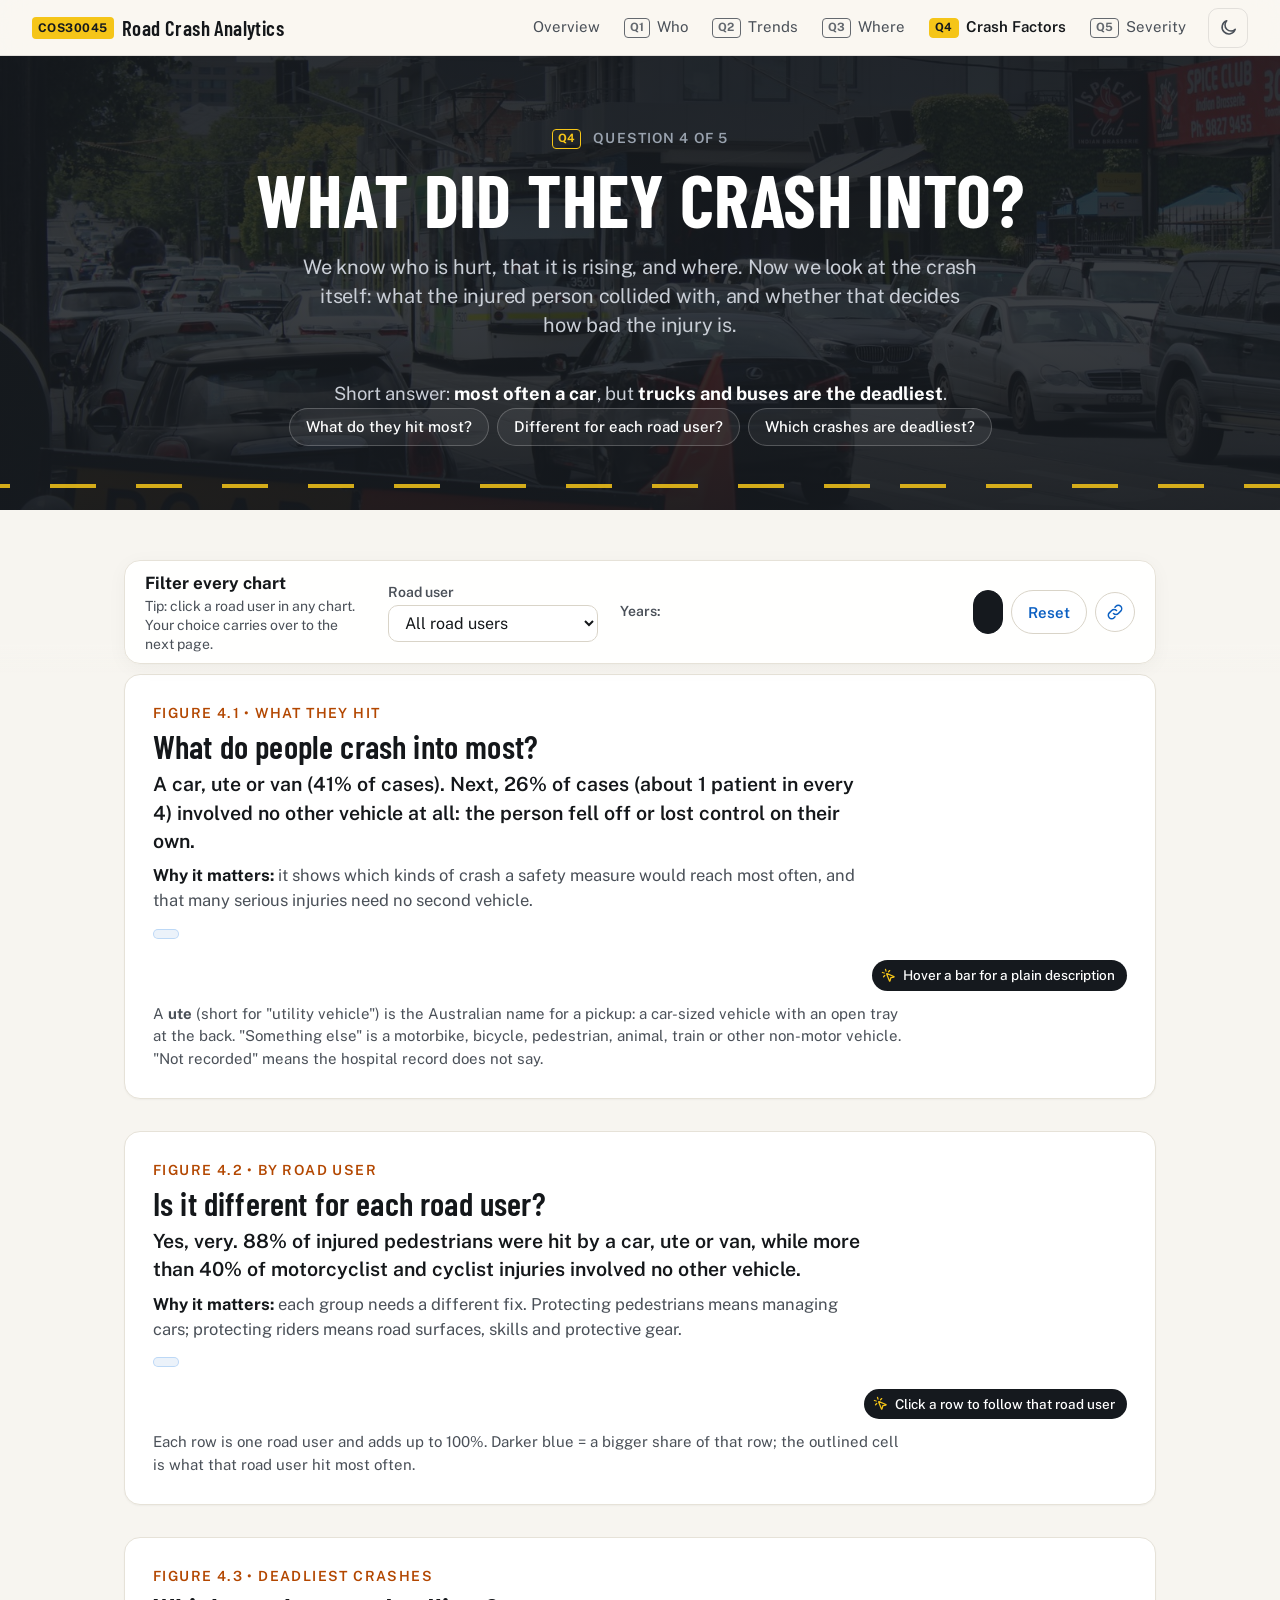
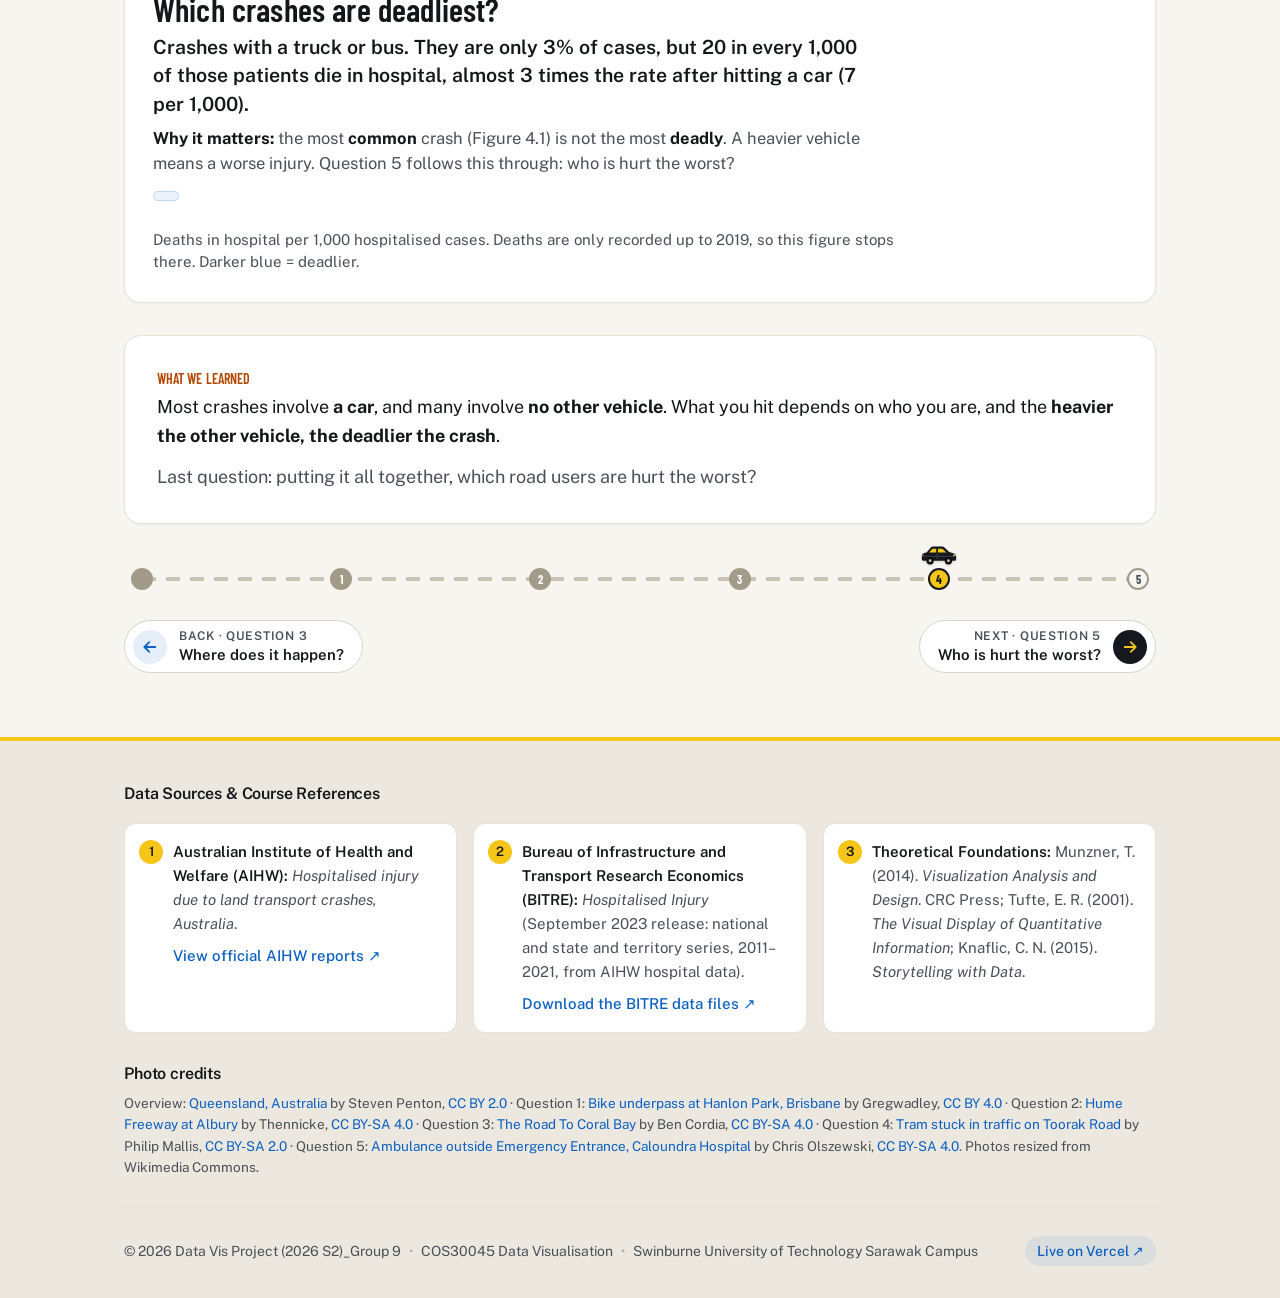
<file: src/crash-characteristics.html>
<!DOCTYPE html>
<html lang="en">
<head>
  <meta charset="UTF-8" />
  <meta name="viewport" content="width=device-width, initial-scale=1.0" />
  <meta name="description" content="Question 4: What did people hospitalised after a road crash collide with? – Hospitalised Injuries from Road Crashes in Australia" />

  <title>Q4: What did they crash into? | Road Crash Analytics</title>

  <link rel="preconnect" href="https://fonts.googleapis.com" />
  <link rel="preconnect" href="https://fonts.gstatic.com" crossorigin />
  <link
    href="https://fonts.googleapis.com/css2?family=Barlow+Condensed:wght@600;700&family=Public+Sans:wght@400;500;600;700&display=swap"
    rel="stylesheet"
  />

  <script src="js/theme.js"></script>
  <link rel="stylesheet" href="css/base.css" />
  <link rel="stylesheet" href="css/visualisations.css" />
  <link rel="stylesheet" href="css/story.css" />
</head>
<body data-page="crash">

  <!-- Navbar injected by js/layout.js -->
  <div id="site-nav"></div>

  <header class="apple-hero">
    <div class="container hero-container">
      <div class="hero-eyebrow">
        <span>Question 4 of 5</span>
      </div>
      <h1 class="hero-title">What did they crash into?</h1>
      <p class="hero-subtitle">We know who is hurt, that it is rising, and where. Now we look at the crash itself: what the injured person collided with, and whether that decides how bad the injury is.</p>
      <p class="hero-bridge">Short answer: <strong>most often a car</strong>, but <strong>trucks and buses are the deadliest</strong>.</p>
      <div class="hero-chips">
        <a href="#collision-type" class="hero-chip">What do they hit most?</a>
        <a href="#counterparty" class="hero-chip">Different for each road user?</a>
        <a href="#deadliest" class="hero-chip">Which crashes are deadliest?</a>
      </div>
    </div>
  </header>

  <!-- Filter bar for every chart on this page (js/global-filter.js) -->
  <div id="global-filter"></div>

  <main class="container">

    <!-- ── Figure 4.1: What they hit ── -->
    <section id="collision-type" class="apple-section">
      <div class="apple-chart-card">
        <div class="chart-card-header">
          <div>
            <div class="section-kicker">Figure 4.1 &bull; What they hit</div>
            <h2 class="chart-card-title">What do people crash into most?</h2>
            <p class="chart-card-answer">A car, ute or van (41% of cases). Next, 26% of cases (about 1 patient in every 4) involved no other vehicle at all: the person fell off or lost control on their own. <span class="answer-note">(This sentence describes all road users, 2011–2021.)</span></p>
            <p class="chart-card-why"><strong>Why it matters:</strong> it shows which kinds of crash a safety measure would reach most often, and that many serious injuries need no second vehicle.</p>
            <p class="figure-scope" data-road-user="filter" data-years="counts"></p>
          </div>
        </div>
        <div class="responsive-svg-container" id="chart-collision-type" data-hint="{Hover} a bar for a plain description">
          <!-- D3 SVG injected here -->
        </div>
        <p class="chart-note">A <strong>ute</strong> (short for "utility vehicle") is the Australian name for a pickup: a car-sized vehicle with an open tray at the back. "Something else" is a motorbike, bicycle, pedestrian, animal, train or other non-motor vehicle. "Not recorded" means the hospital record does not say.</p>
      </div>
    </section>

    <!-- ── Figure 4.2: By road user ── -->
    <section id="counterparty" class="apple-section">
      <div class="apple-chart-card">
        <div class="chart-card-header">
          <div>
            <div class="section-kicker">Figure 4.2 &bull; By road user</div>
            <h2 class="chart-card-title">Is it different for each road user?</h2>
            <p class="chart-card-answer">Yes, very. 88% of injured pedestrians were hit by a car, ute or van, while more than 40% of motorcyclist and cyclist injuries involved no other vehicle. <span class="answer-note">(This sentence describes 2011–2021.)</span></p>
            <p class="chart-card-why"><strong>Why it matters:</strong> each group needs a different fix. Protecting pedestrians means managing cars; protecting riders means road surfaces, skills and protective gear.</p>
            <p class="figure-scope" data-road-user="highlight" data-years="counts"></p>
          </div>
        </div>
        <div class="responsive-svg-container" id="chart-counterparty" data-hint="{Click} a row to follow that road user">
          <!-- D3 SVG injected here -->
        </div>
        <p class="chart-note">Each row is one road user and adds up to 100%. <span class="when-light">Darker</span><span class="when-dark">Brighter</span> blue = a bigger share of that row; the outlined cell is what that road user hit most often.</p>
      </div>
    </section>

    <!-- ── Figure 4.3: Deadliest crashes ── -->
    <section id="deadliest" class="apple-section">
      <div class="apple-chart-card">
        <div class="chart-card-header">
          <div>
            <div class="section-kicker">Figure 4.3 &bull; Deadliest crashes</div>
            <h2 class="chart-card-title">Which crashes are deadliest?</h2>
            <p class="chart-card-answer">Crashes with a truck or bus. They are only 3% of cases, but 20 in every 1,000 of those patients die in hospital, almost 3 times the rate after hitting a car (7 per 1,000). <span class="answer-note">(This sentence describes all road users, 2011–2019.)</span></p>
            <p class="chart-card-why"><strong>Why it matters:</strong> the most <strong>common</strong> crash (Figure 4.1) is not the most <strong>deadly</strong>. A heavier vehicle means a worse injury. Question 5 follows this through: who is hurt the worst?</p>
            <p class="figure-scope" data-road-user="filter" data-years="deaths"></p>
          </div>
        </div>
        <div class="responsive-svg-container" id="chart-deadliest">
          <!-- D3 SVG injected here -->
        </div>
        <p class="chart-note">Deaths in hospital per 1,000 hospitalised cases. Deaths are only recorded up to 2019, so this figure stops there. Darker blue = deadlier.</p>
      </div>
    </section>

    <!-- ── What this page tells us ── -->
    <section class="apple-section">
      <div class="apple-card page-summary">
        <div class="section-kicker">What we learned</div>
        <p class="apple-card-text">Most crashes involve <strong>a car</strong>, and many involve <strong>no other vehicle</strong>. What you hit depends on who you are, and the <strong>heavier the other vehicle, the deadlier the crash</strong>.</p>
        <p class="apple-card-text text-secondary">Last question: putting it all together, which road users are hurt the worst?</p>
      </div>
    </section>

  </main>

  <!-- Footer injected by js/layout.js -->
  <div id="site-footer"></div>

  <script src="js/layout.js"></script>
  <script src="https://d3js.org/d3.v7.min.js"></script>
  <script src="js/motion.js"></script>
  <script src="js/highlight.js"></script>
  <script src="js/detail-panel.js"></script>
  <script src="js/shared-constants.js"></script>
  <script src="js/site-data.js"></script>
  <script src="js/global-filter.js"></script>
  <script src="js/data-table.js"></script>
  <script src="js/vis-components.js"></script>
  <script src="js/vis-story-charts.js"></script>
  <script src="js/charts-characteristics.js"></script>

</body>
</html>
</file>
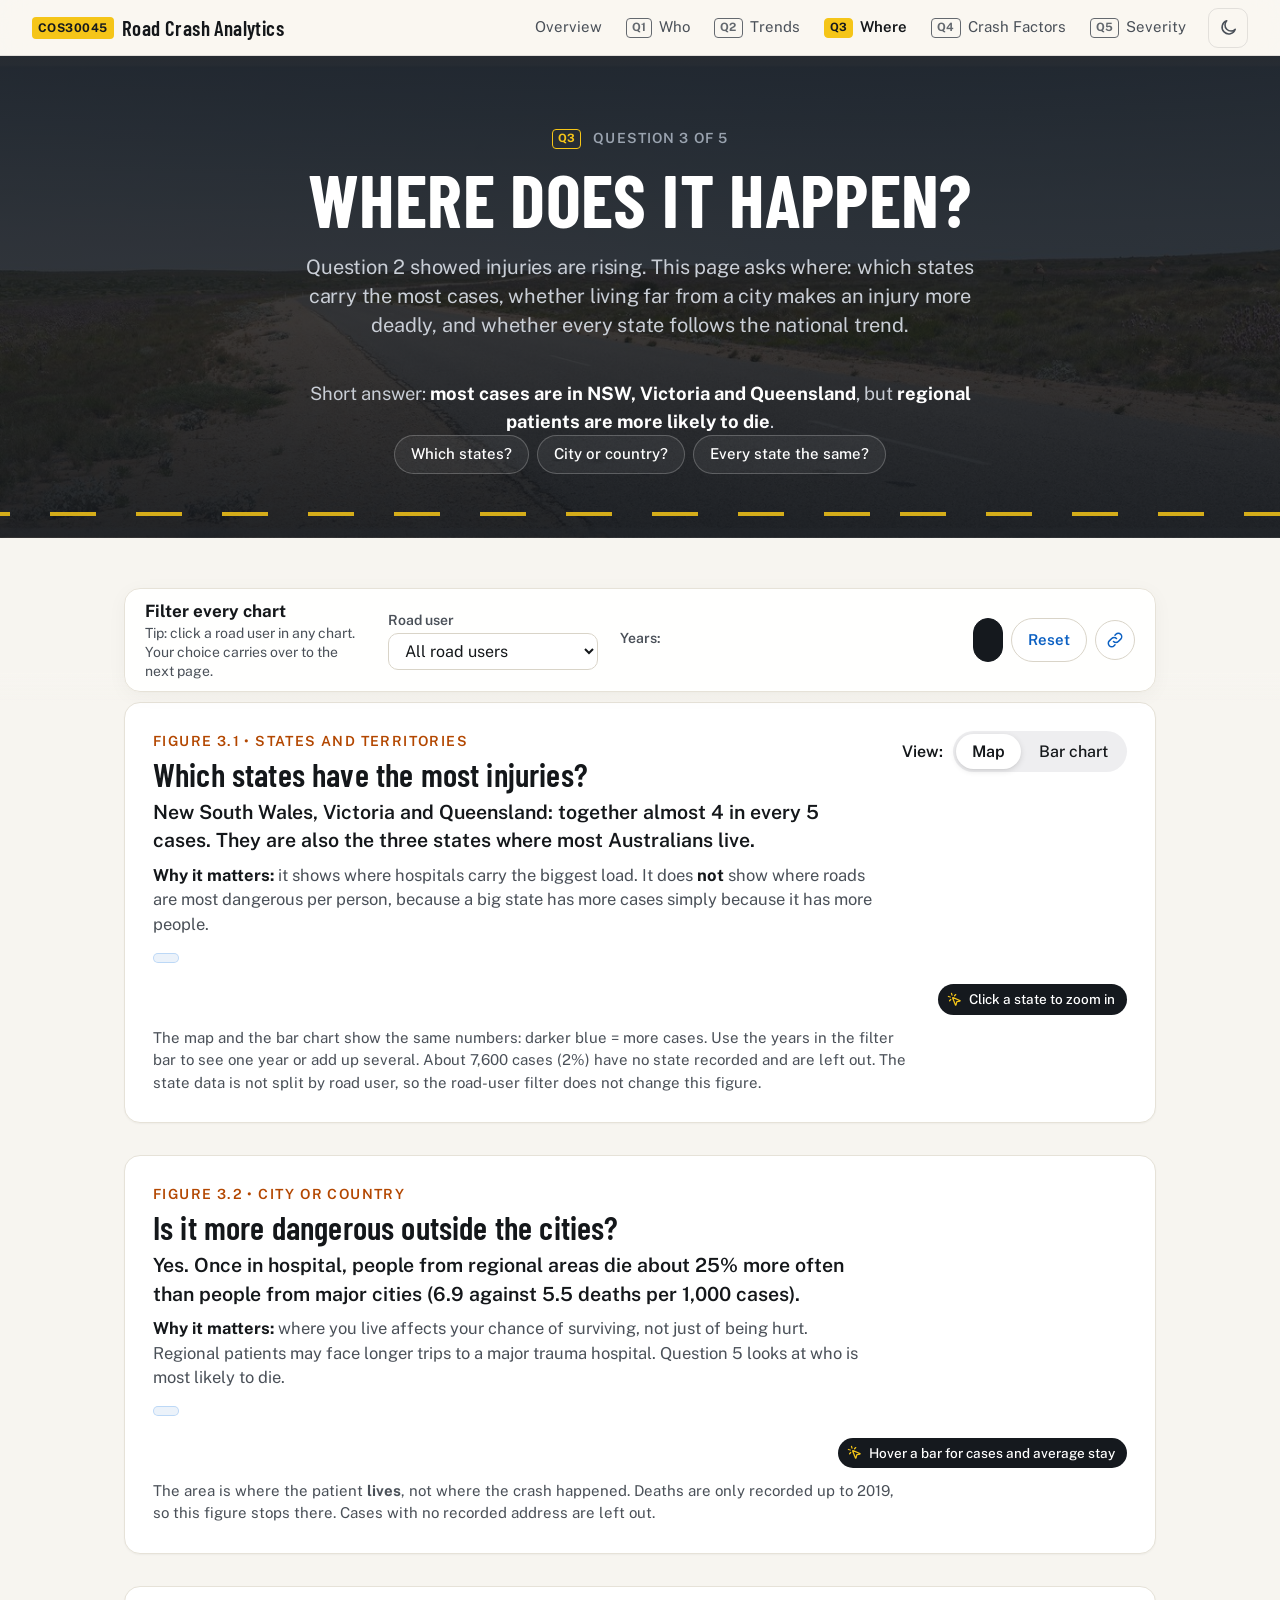
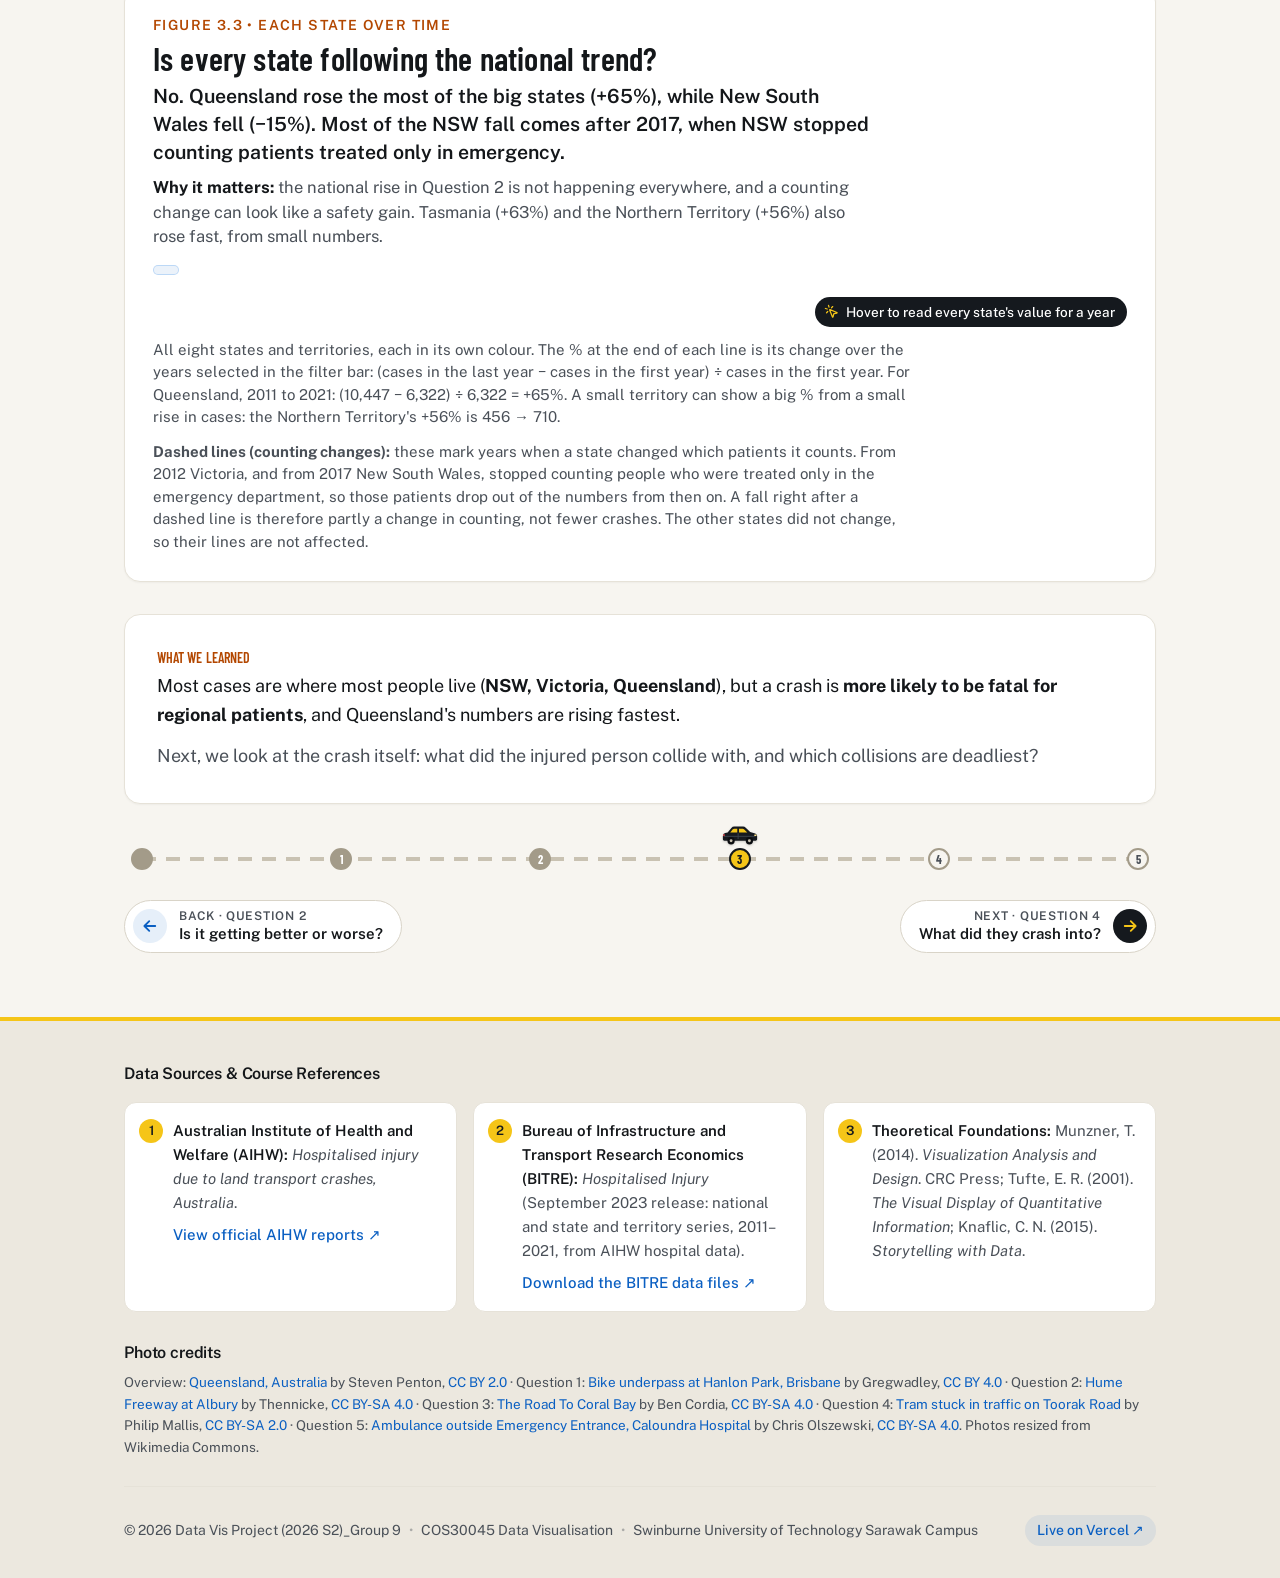
<file: src/geographic-distribution.html>
<!DOCTYPE html>
<html lang="en">
<head>
  <meta charset="UTF-8" />
  <meta name="viewport" content="width=device-width, initial-scale=1.0" />
  <meta name="description" content="Question 3: Where do hospitalised road crash injuries happen in Australia? – Hospitalised Injuries from Road Crashes in Australia" />

  <title>Q3: Where does it happen? | Road Crash Analytics</title>

  <link rel="preconnect" href="https://fonts.googleapis.com" />
  <link rel="preconnect" href="https://fonts.gstatic.com" crossorigin />
  <link
    href="https://fonts.googleapis.com/css2?family=Barlow+Condensed:wght@600;700&family=Public+Sans:wght@400;500;600;700&display=swap"
    rel="stylesheet"
  />

  <script src="js/theme.js"></script>
  <link rel="stylesheet" href="css/base.css" />
  <link rel="stylesheet" href="css/visualisations.css" />
  <link rel="stylesheet" href="css/story.css" />
</head>
<body data-page="where">

  <!-- Navbar injected by js/layout.js -->
  <div id="site-nav"></div>

  <header class="apple-hero">
    <div class="container hero-container">
      <div class="hero-eyebrow">
        <span>Question 3 of 5</span>
      </div>
      <h1 class="hero-title">Where does it happen?</h1>
      <p class="hero-subtitle">Question 2 showed injuries are rising. This page asks where: which states carry the most cases, whether living far from a city makes an injury more deadly, and whether every state follows the national trend.</p>
      <p class="hero-bridge">Short answer: <strong>most cases are in NSW, Victoria and Queensland</strong>, but <strong>regional patients are more likely to die</strong>.</p>
      <div class="hero-chips">
        <a href="#state-territory" class="hero-chip">Which states?</a>
        <a href="#metro-regional" class="hero-chip">City or country?</a>
        <a href="#state-trends" class="hero-chip">Every state the same?</a>
      </div>
    </div>
  </header>

  <!-- Filter bar for every chart on this page (js/global-filter.js) -->
  <div id="global-filter"></div>

  <main class="container">

    <!-- ── Figure 3.1: States ── -->
    <section id="state-territory" class="apple-section">
      <div class="apple-chart-card">
        <div class="chart-card-header">
          <div>
            <div class="section-kicker">Figure 3.1 &bull; States and territories</div>
            <h2 class="chart-card-title">Which states have the most injuries?</h2>
            <p class="chart-card-answer">New South Wales, Victoria and Queensland: together almost 4 in every 5 cases. They are also the three states where most Australians live. <span class="answer-note">(This sentence describes 2011–2021.)</span></p>
            <p class="chart-card-why"><strong>Why it matters:</strong> it shows where hospitals carry the biggest load. It does <strong>not</strong> show where roads are most dangerous per person, because a big state has more cases simply because it has more people.</p>
            <p class="figure-scope" data-road-user="none" data-years="counts"></p>
          </div>
          <div class="view-toggle">
            <span class="sort-control-label" id="state-view-label">View:</span>
            <div class="apple-segmented-control" id="state-view-control" role="group" aria-labelledby="state-view-label">
              <button class="filter-btn active" data-view="map" aria-pressed="true">Map</button>
              <button class="filter-btn" data-view="bar" aria-pressed="false">Bar chart</button>
            </div>
          </div>
        </div>
        <div class="responsive-svg-container" id="chart-state-territory" data-hint="{Click} a state to zoom in">
          <!-- Map injected here -->
        </div>
        <div class="responsive-svg-container" id="chart-state-bars" hidden>
          <!-- Bar chart injected here -->
        </div>
        <p class="chart-note">The map and the bar chart show the same numbers: <span class="when-light">darker</span><span class="when-dark">brighter</span> blue = more cases. Use the years in the filter bar to see one year or add up several. About 7,600 cases (2%) have no state recorded and are left out. The state data is not split by road user, so the road-user filter does not change this figure.</p>
      </div>
    </section>

    <!-- ── Figure 3.2: City or country ── -->
    <section id="metro-regional" class="apple-section">
      <div class="apple-chart-card">
        <div class="chart-card-header">
          <div>
            <div class="section-kicker">Figure 3.2 &bull; City or country</div>
            <h2 class="chart-card-title">Is it more dangerous outside the cities?</h2>
            <p class="chart-card-answer">Yes. Once in hospital, people from regional areas die about 25% more often than people from major cities (6.9 against 5.5 deaths per 1,000 cases). <span class="answer-note">(This sentence describes all road users, 2011–2019.)</span></p>
            <p class="chart-card-why"><strong>Why it matters:</strong> where you live affects your chance of surviving, not just of being hurt. Regional patients may face longer trips to a major trauma hospital. Question 5 looks at who is most likely to die.</p>
            <p class="figure-scope" data-road-user="filter" data-years="deaths"></p>
          </div>
        </div>
        <div class="responsive-svg-container" id="chart-metro-regional" data-hint="{Hover} a bar for cases and average stay">
          <!-- D3 SVG injected here -->
        </div>
        <p class="chart-note">The area is where the patient <strong>lives</strong>, not where the crash happened. Deaths are only recorded up to 2019, so this figure stops there. Cases with no recorded address are left out.</p>
      </div>
    </section>

    <!-- ── Figure 3.3: Each state over time ── -->
    <section id="state-trends" class="apple-section">
      <div class="apple-chart-card">
        <div class="chart-card-header">
          <div>
            <div class="section-kicker">Figure 3.3 &bull; Each state over time</div>
            <h2 class="chart-card-title">Is every state following the national trend?</h2>
            <p class="chart-card-answer">No. Queensland rose the most of the big states (+65%), while New South Wales fell (−15%). Most of the NSW fall comes after 2017, when NSW stopped counting patients treated only in emergency. <span class="answer-note">(This sentence describes 2011 to 2021.)</span></p>
            <p class="chart-card-why"><strong>Why it matters:</strong> the national rise in Question 2 is not happening everywhere, and a counting change can look like a safety gain. Tasmania (+63%) and the Northern Territory (+56%) also rose fast, from small numbers.</p>
            <p class="figure-scope" data-road-user="none" data-years="trend"></p>
          </div>
        </div>
        <div class="responsive-svg-container" id="chart-state-trends" data-hint="{Hover} to read every state's value for a year">
          <!-- D3 SVG injected here -->
        </div>
        <p class="chart-note">All eight states and territories, each in its own colour. The % at the end of each line is its change over the years selected in the filter bar: (cases in the last year − cases in the first year) ÷ cases in the first year. For Queensland, 2011 to 2021: (10,447 − 6,322) ÷ 6,322 = +65%. A small territory can show a big % from a small rise in cases: the Northern Territory's +56% is 456 → 710.</p>
        <p class="chart-note"><strong>Dashed lines (counting changes):</strong> these mark years when a state changed which patients it counts. From 2012 Victoria, and from 2017 New South Wales, stopped counting people who were treated only in the emergency department, so those patients drop out of the numbers from then on. A fall right after a dashed line is therefore partly a change in counting, not fewer crashes. The other states did not change, so their lines are not affected.</p>
      </div>
    </section>

    <!-- ── What this page tells us ── -->
    <section class="apple-section">
      <div class="apple-card page-summary">
        <div class="section-kicker">What we learned</div>
        <p class="apple-card-text">Most cases are where most people live (<strong>NSW, Victoria, Queensland</strong>), but a crash is <strong>more likely to be fatal for regional patients</strong>, and Queensland's numbers are rising fastest.</p>
        <p class="apple-card-text text-secondary">Next, we look at the crash itself: what did the injured person collide with, and which collisions are deadliest?</p>
      </div>
    </section>

  </main>

  <!-- Footer injected by js/layout.js -->
  <div id="site-footer"></div>

  <script src="js/layout.js"></script>
  <script src="https://d3js.org/d3.v7.min.js"></script>
  <script src="js/motion.js"></script>
  <script src="js/highlight.js"></script>
  <script src="js/detail-panel.js"></script>
  <script src="js/shared-constants.js"></script>
  <script src="js/site-data.js"></script>
  <script src="js/global-filter.js"></script>
  <script src="js/data-table.js"></script>
  <script src="js/vis-components.js"></script>
  <script src="js/vis-story-charts.js"></script>
  <script src="js/charts-geography.js"></script>

</body>
</html>
</file>
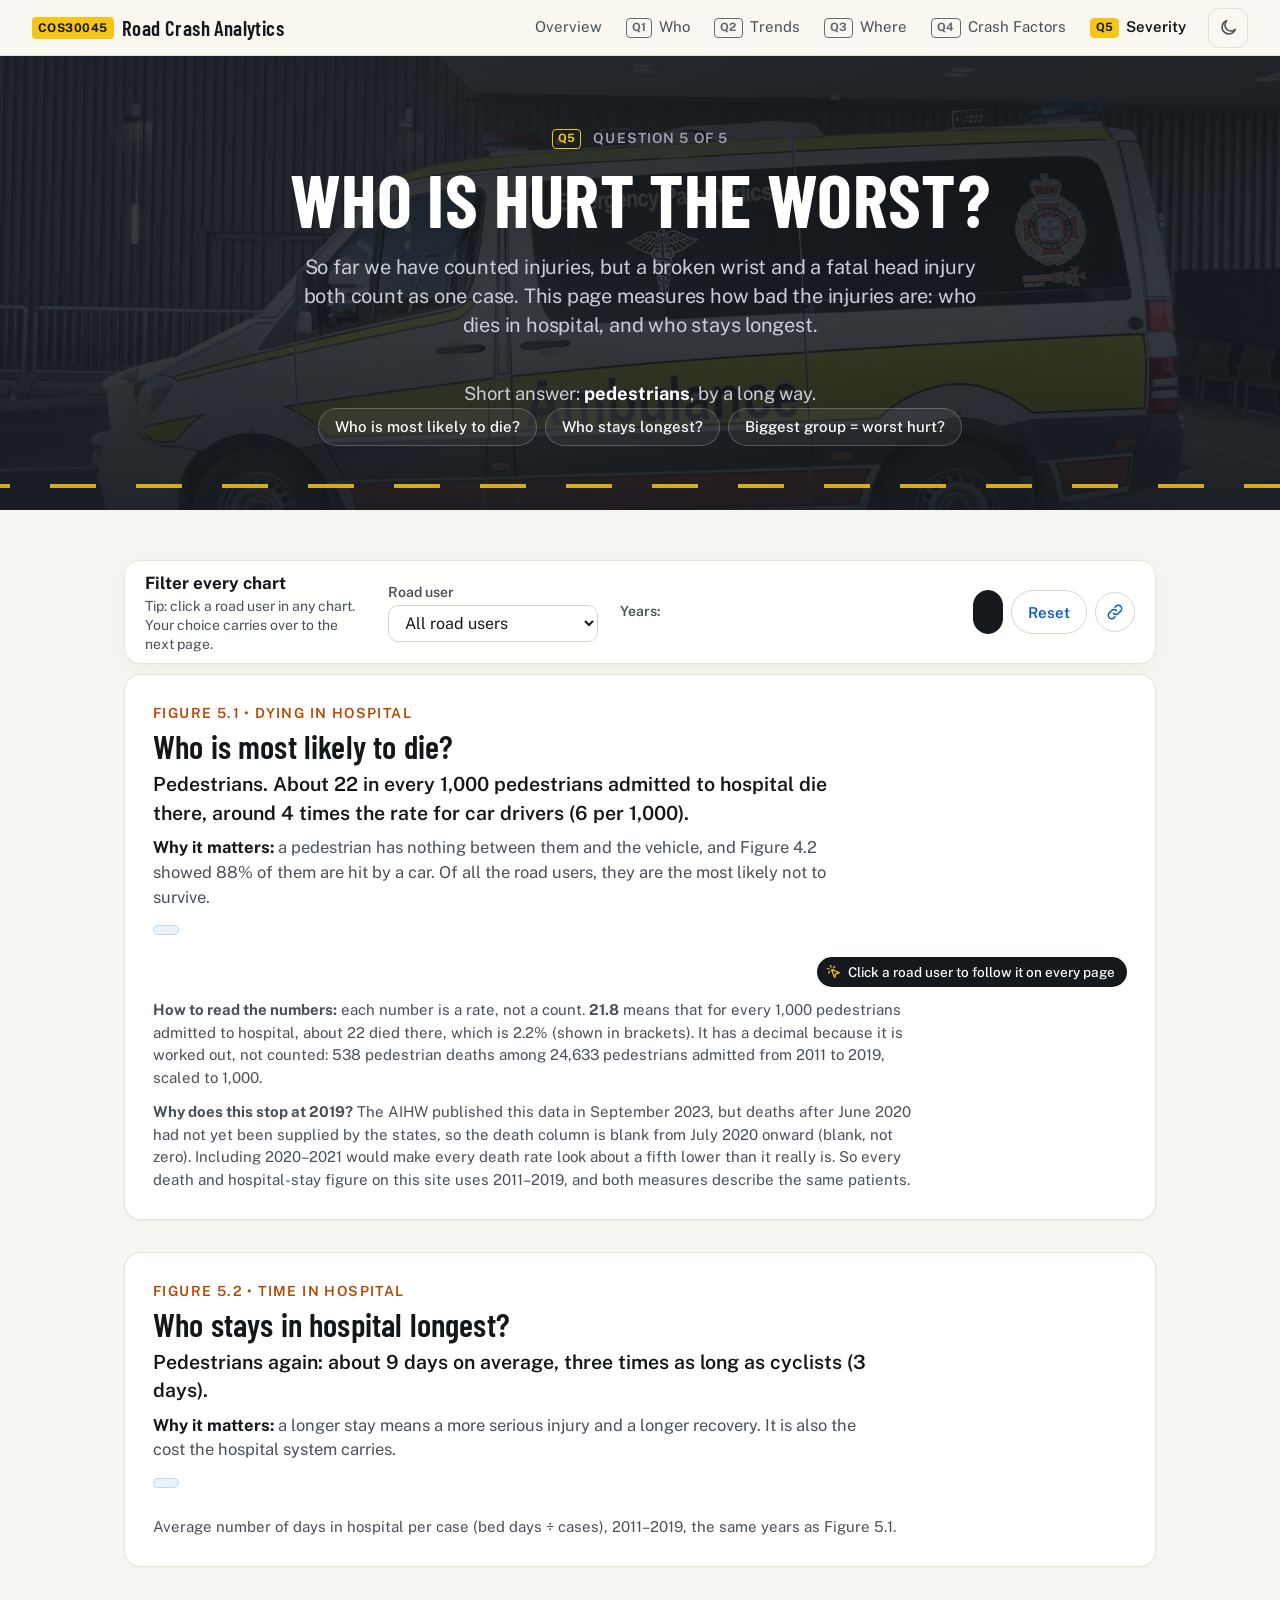
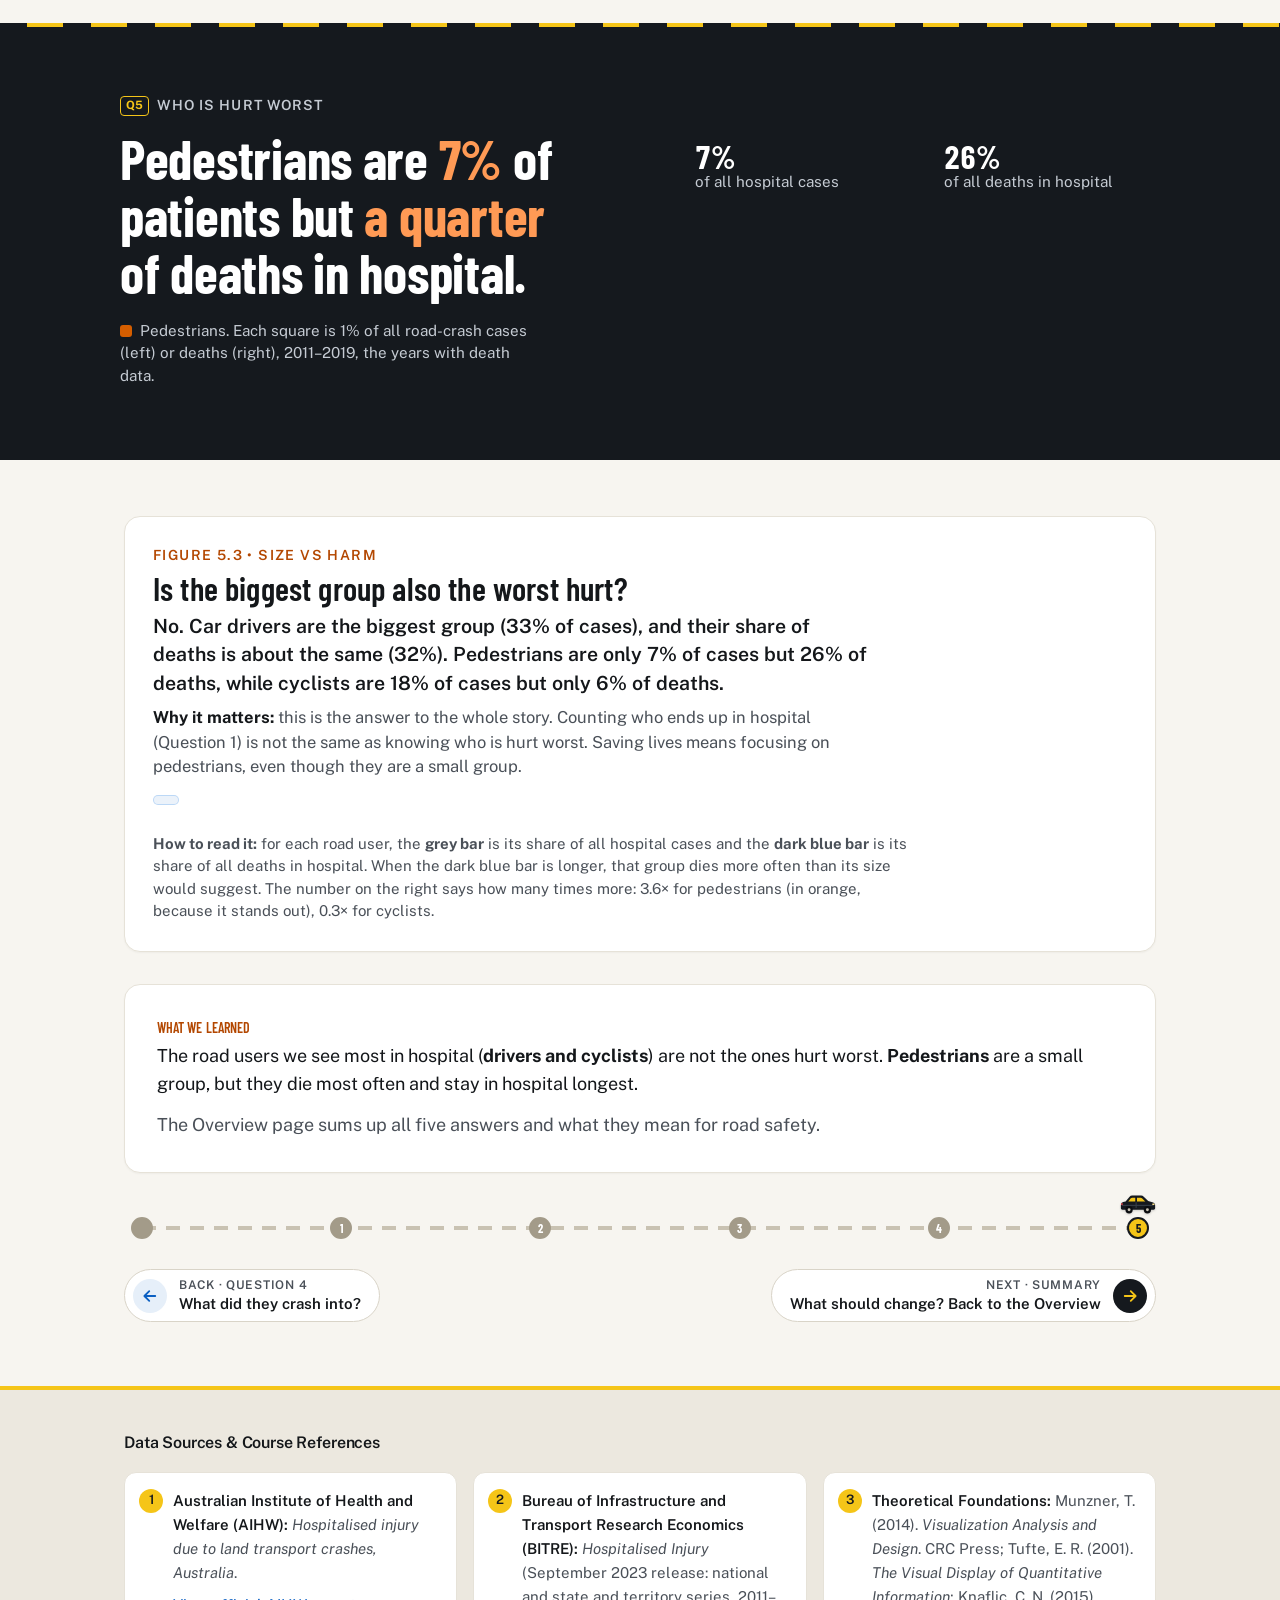
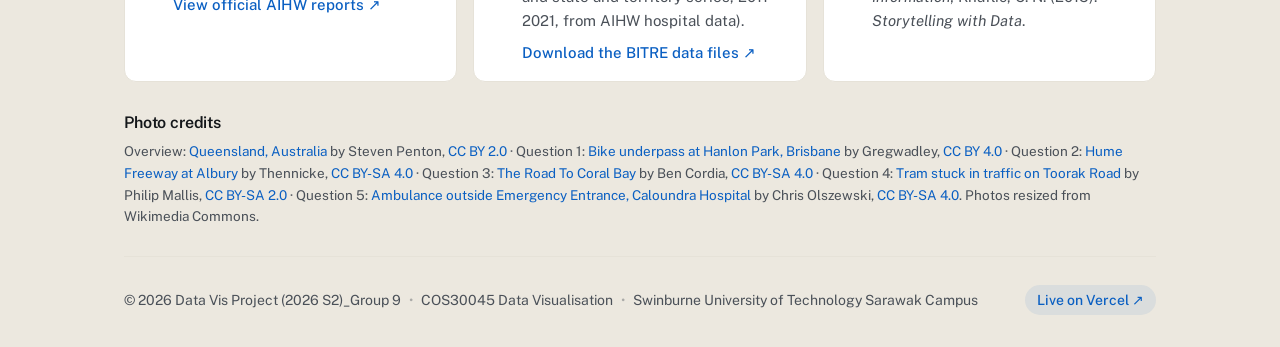
<file: src/injury-severity.html>
<!DOCTYPE html>
<html lang="en">
<head>
  <meta charset="UTF-8" />
  <meta name="viewport" content="width=device-width, initial-scale=1.0" />
  <meta name="description" content="Question 5: Which road users are hurt the worst in Australian road crashes? – Hospitalised Injuries from Road Crashes in Australia" />

  <title>Q5: Who is hurt the worst? | Road Crash Analytics</title>

  <link rel="preconnect" href="https://fonts.googleapis.com" />
  <link rel="preconnect" href="https://fonts.gstatic.com" crossorigin />
  <link
    href="https://fonts.googleapis.com/css2?family=Barlow+Condensed:wght@600;700&family=Public+Sans:wght@400;500;600;700&display=swap"
    rel="stylesheet"
  />

  <script src="js/theme.js"></script>
  <link rel="stylesheet" href="css/base.css" />
  <link rel="stylesheet" href="css/visualisations.css" />
  <link rel="stylesheet" href="css/story.css" />
</head>
<body data-page="severity">

  <!-- Navbar injected by js/layout.js -->
  <div id="site-nav"></div>

  <header class="apple-hero">
    <div class="container hero-container">
      <div class="hero-eyebrow">
        <span>Question 5 of 5</span>
      </div>
      <h1 class="hero-title">Who is hurt the worst?</h1>
      <p class="hero-subtitle">So far we have counted injuries, but a broken wrist and a fatal head injury both count as one case. This page measures how bad the injuries are: who dies in hospital, and who stays longest.</p>
      <p class="hero-bridge">Short answer: <strong>pedestrians</strong>, by a long way.</p>
      <div class="hero-chips">
        <a href="#mortality-risk" class="hero-chip">Who is most likely to die?</a>
        <a href="#length-of-stay" class="hero-chip">Who stays longest?</a>
        <a href="#injury-severity" class="hero-chip">Biggest group = worst hurt?</a>
      </div>
    </div>
  </header>

  <!-- Filter bar for every chart on this page (js/global-filter.js) -->
  <div id="global-filter"></div>

  <main class="container">

    <!-- ── Figure 5.1: Deaths ── -->
    <section id="mortality-risk" class="apple-section">
      <div class="apple-chart-card">
        <div class="chart-card-header">
          <div>
            <div class="section-kicker">Figure 5.1 &bull; Dying in hospital</div>
            <h2 class="chart-card-title">Who is most likely to die?</h2>
            <p class="chart-card-answer">Pedestrians. About 22 in every 1,000 pedestrians admitted to hospital die there, around 4 times the rate for car drivers (6 per 1,000). <span class="answer-note">(This sentence describes 2011–2019.)</span></p>
            <p class="chart-card-why"><strong>Why it matters:</strong> a pedestrian has nothing between them and the vehicle, and Figure 4.2 showed 88% of them are hit by a car. Of all the road users, they are the most likely not to survive.</p>
            <p class="figure-scope" data-road-user="highlight" data-years="deaths"></p>
          </div>
        </div>
        <div class="responsive-svg-container" id="chart-mortality-risk" data-hint="{Click} a road user to follow it on every page">
          <!-- D3 SVG injected here -->
        </div>
        <p class="chart-note"><strong>How to read the numbers:</strong> each number is a rate, not a count. <strong>21.8</strong> means that for every 1,000 pedestrians admitted to hospital, about 22 died there, which is 2.2% (shown in brackets). It has a decimal because it is worked out, not counted: 538 pedestrian deaths among 24,633 pedestrians admitted from 2011 to 2019, scaled to 1,000.</p>
        <div class="chart-note data-limit-note">
          <strong>Why does this stop at 2019?</strong> The AIHW published this data in September 2023, but deaths
          after June 2020 had not yet been supplied by the states, so the death column is blank from July 2020 onward
          (blank, not zero). Including 2020–2021 would make every death rate look about a fifth lower than it really is.
          So every death and hospital-stay figure on this site uses 2011–2019, and both measures describe the same patients.
        </div>
      </div>
    </section>

    <!-- ── Figure 5.2: Hospital stay ── -->
    <section id="length-of-stay" class="apple-section">
      <div class="apple-chart-card">
        <div class="chart-card-header">
          <div>
            <div class="section-kicker">Figure 5.2 &bull; Time in hospital</div>
            <h2 class="chart-card-title">Who stays in hospital longest?</h2>
            <p class="chart-card-answer">Pedestrians again: about 9 days on average, three times as long as cyclists (3 days). <span class="answer-note">(This sentence describes 2011–2019.)</span></p>
            <p class="chart-card-why"><strong>Why it matters:</strong> a longer stay means a more serious injury and a longer recovery. It is also the cost the hospital system carries.</p>
            <p class="figure-scope" data-road-user="highlight" data-years="deaths"></p>
          </div>
        </div>
        <div class="responsive-svg-container" id="chart-length-of-stay">
          <!-- D3 SVG injected here -->
        </div>
        <!-- The same stays as days on a calendar (js/charts-severity.js) -->
        <div class="stay-calendars" id="stay-calendars"></div>
        <p class="chart-note">Average number of days in hospital per case (bed days ÷ cases), 2011–2019, the same years as Figure 5.1.</p>
      </div>
    </section>

    <!-- ── Chapter band: size vs harm in two waffles (js/chapter-divider.js) ── -->
    <section class="chapter-band" data-chapter-waffle="Pedestrian" aria-labelledby="band-pedestrians">
      <div class="chapter-band-inner">
        <p class="chapter-kicker"><span class="km">Q5</span> Who is hurt worst</p>
        <h2 class="chapter-statement" id="band-pedestrians">Pedestrians are <span class="chapter-num" data-waffle-text="cases">7%</span> of patients but <span class="chapter-num" data-waffle-text="deaths:plain">a quarter</span> of deaths in hospital.</h2>
        <div class="waffle-pair">
          <figure class="waffle">
            <div class="waffle-grid" data-waffle="cases"></div>
            <figcaption><strong data-waffle-text="cases">7%</strong> of all hospital cases</figcaption>
          </figure>
          <figure class="waffle">
            <div class="waffle-grid" data-waffle="deaths"></div>
            <figcaption><strong data-waffle-text="deaths">26%</strong> of all deaths in hospital</figcaption>
          </figure>
        </div>
        <p class="chapter-source"><span class="waffle-key" aria-hidden="true"></span> Pedestrians. Each square is 1% of all road-crash cases (left) or deaths (right), <span data-waffle-years>2011–2019</span>, the years with death data.</p>
      </div>
    </section>

    <!-- ── Figure 5.3: Size vs harm ── -->
    <section id="injury-severity" class="apple-section">
      <div class="apple-chart-card">
        <div class="chart-card-header">
          <div>
            <div class="section-kicker">Figure 5.3 &bull; Size vs harm</div>
            <h2 class="chart-card-title">Is the biggest group also the worst hurt?</h2>
            <p class="chart-card-answer">No. Car drivers are the biggest group (33% of cases), and their share of deaths is about the same (32%). Pedestrians are only 7% of cases but 26% of deaths, while cyclists are 18% of cases but only 6% of deaths. <span class="answer-note">(This sentence describes 2011–2019.)</span></p>
            <p class="chart-card-why"><strong>Why it matters:</strong> this is the answer to the whole story. Counting who ends up in hospital (Question 1) is not the same as knowing who is hurt worst. Saving lives means focusing on pedestrians, even though they are a small group.</p>
            <p class="figure-scope" data-road-user="highlight" data-years="deaths"></p>
          </div>
        </div>
        <div class="responsive-svg-container" id="chart-injury-severity">
          <!-- D3 SVG injected here -->
        </div>
        <p class="chart-note"><strong>How to read it:</strong> for each road user, the <strong>grey bar</strong> is its share of all hospital cases and the <strong>dark blue bar</strong> is its share of all deaths in hospital. When the dark blue bar is longer, that group dies more often than its size would suggest. The number on the right says how many times more: 3.6&times; for pedestrians (in orange, because it stands out), 0.3&times; for cyclists.</p>
      </div>
    </section>

    <!-- ── What this page tells us ── -->
    <section class="apple-section">
      <div class="apple-card page-summary">
        <div class="section-kicker">What we learned</div>
        <p class="apple-card-text">The road users we see most in hospital (<strong>drivers and cyclists</strong>) are not the ones hurt worst. <strong>Pedestrians</strong> are a small group, but they die most often and stay in hospital longest.</p>
        <p class="apple-card-text text-secondary">The Overview page sums up all five answers and what they mean for road safety.</p>
      </div>
    </section>

  </main>

  <!-- Footer injected by js/layout.js -->
  <div id="site-footer"></div>

  <script src="js/layout.js"></script>
  <script src="https://d3js.org/d3.v7.min.js"></script>
  <script src="js/motion.js"></script>
  <script src="js/highlight.js"></script>
  <script src="js/detail-panel.js"></script>
  <script src="js/shared-constants.js"></script>
  <script src="js/site-data.js"></script>
  <script src="js/global-filter.js"></script>
  <script src="js/data-table.js"></script>
  <script src="js/vis-components.js"></script>
  <script src="js/vis-story-charts.js"></script>
  <script src="js/charts-severity.js"></script>
  <script src="js/chapter-divider.js"></script>

</body>
</html>
</file>
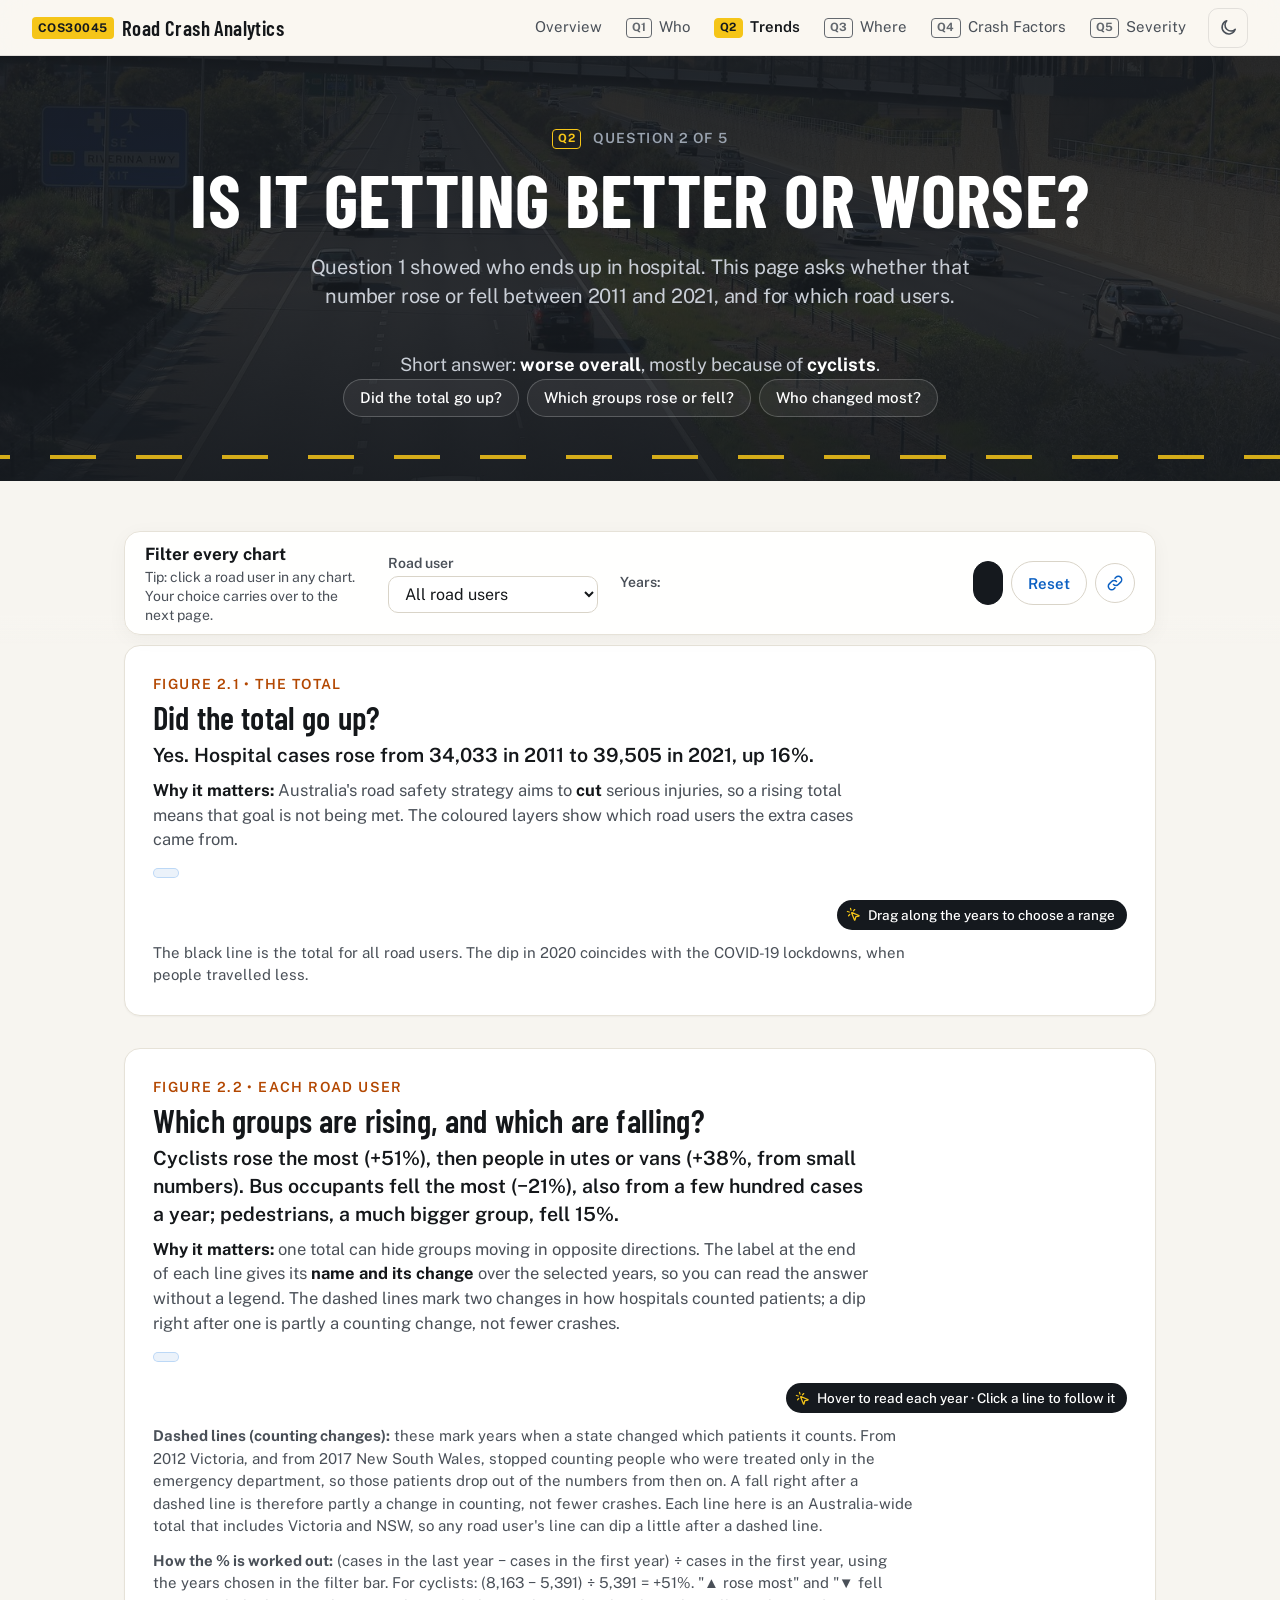
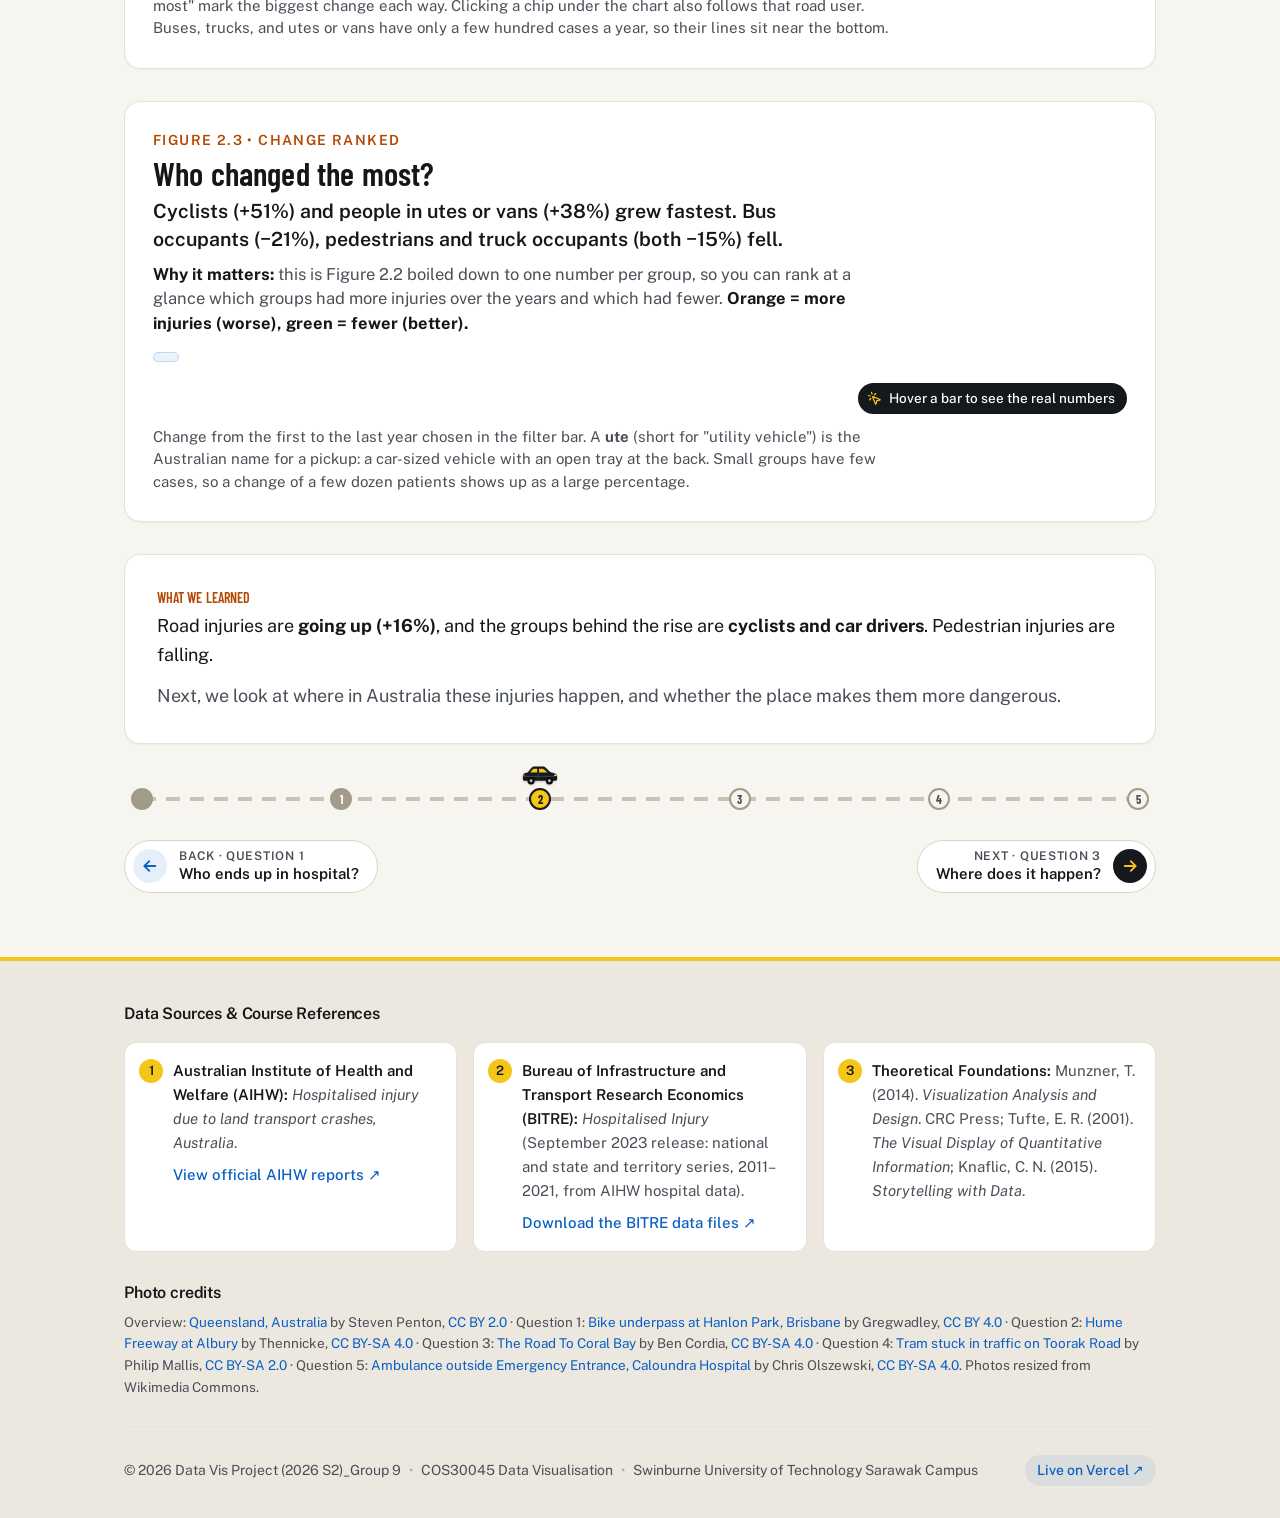
<file: src/trends-over-time.html>
<!DOCTYPE html>
<html lang="en">
<head>
  <meta charset="UTF-8" />
  <meta name="viewport" content="width=device-width, initial-scale=1.0" />
  <meta name="description" content="Question 2: Are hospitalised road crash injuries in Australia getting better or worse? – Hospitalised Injuries from Road Crashes in Australia" />

  <title>Q2: Is it getting better or worse? | Road Crash Analytics</title>

  <link rel="preconnect" href="https://fonts.googleapis.com" />
  <link rel="preconnect" href="https://fonts.gstatic.com" crossorigin />
  <link
    href="https://fonts.googleapis.com/css2?family=Barlow+Condensed:wght@600;700&family=Public+Sans:wght@400;500;600;700&display=swap"
    rel="stylesheet"
  />

  <script src="js/theme.js"></script>
  <link rel="stylesheet" href="css/base.css" />
  <link rel="stylesheet" href="css/visualisations.css" />
  <link rel="stylesheet" href="css/story.css" />
</head>
<body data-page="trends">

  <!-- Navbar injected by js/layout.js -->
  <div id="site-nav"></div>

  <header class="apple-hero">
    <div class="container hero-container">
      <div class="hero-eyebrow">
        <span>Question 2 of 5</span>
      </div>
      <h1 class="hero-title">Is it getting better or worse?</h1>
      <p class="hero-subtitle">Question 1 showed who ends up in hospital. This page asks whether that number rose or fell between 2011 and 2021, and for which road users.</p>
      <p class="hero-bridge">Short answer: <strong>worse overall</strong>, mostly because of <strong>cyclists</strong>.</p>
      <div class="hero-chips">
        <a href="#total" class="hero-chip">Did the total go up?</a>
        <a href="#by-group" class="hero-chip">Which groups rose or fell?</a>
        <a href="#change" class="hero-chip">Who changed most?</a>
      </div>
    </div>
  </header>

  <!-- Filter bar for every chart on this page (js/global-filter.js) -->
  <div id="global-filter"></div>

  <main class="container">

    <!-- ── Figure 2.1: The total ── -->
    <section id="total" class="apple-section">
      <div class="apple-chart-card">
        <div class="chart-card-header">
          <div>
            <div class="section-kicker">Figure 2.1 &bull; The total</div>
            <h2 class="chart-card-title">Did the total go up?</h2>
            <p class="chart-card-answer">Yes. Hospital cases rose from 34,033 in 2011 to 39,505 in 2021, up 16%. <span class="answer-note">(This sentence describes all road users, 2011–2021.)</span></p>
            <p class="chart-card-why"><strong>Why it matters:</strong> Australia's road safety strategy aims to <strong>cut</strong> serious injuries, so a rising total means that goal is not being met. The coloured layers show which road users the extra cases came from.</p>
            <p class="figure-scope" data-road-user="highlight" data-years="trend"></p>
          </div>
        </div>
        <div class="responsive-svg-container" id="chart-total" data-hint="Drag along the years to choose a range">
          <!-- D3 SVG injected here -->
        </div>
        <div id="chips-total"></div>
        <p class="chart-note">The black line is the total for all road users. The dip in 2020 coincides with the COVID-19 lockdowns, when people travelled less.</p>
      </div>
    </section>

    <!-- ── Figure 2.2: Each road user over time ── -->
    <section id="by-group" class="apple-section">
      <div class="apple-chart-card">
        <div class="chart-card-header">
          <div>
            <div class="section-kicker">Figure 2.2 &bull; Each road user</div>
            <h2 class="chart-card-title">Which groups are rising, and which are falling?</h2>
            <p class="chart-card-answer">Cyclists rose the most (+51%), then people in utes or vans (+38%, from small numbers). Bus occupants fell the most (−21%), also from a few hundred cases a year; pedestrians, a much bigger group, fell 15%. <span class="answer-note">(This sentence describes 2011–2021.)</span></p>
            <p class="chart-card-why"><strong>Why it matters:</strong> one total can hide groups moving in opposite directions. The label at the end of each line gives its <strong>name and its change</strong> over the selected years, so you can read the answer without a legend. The dashed lines mark two changes in how hospitals counted patients; a dip right after one is partly a counting change, not fewer crashes.</p>
            <p class="figure-scope" data-road-user="highlight" data-years="trend"></p>
          </div>
        </div>
        <div class="responsive-svg-container" id="chart-by-group" data-hint="{Hover} to read each year · {Click} a line to follow it">
          <!-- D3 SVG injected here -->
        </div>
        <div id="chips-by-group"></div>
        <p class="chart-note"><strong>Dashed lines (counting changes):</strong> these mark years when a state changed which patients it counts. From 2012 Victoria, and from 2017 New South Wales, stopped counting people who were treated only in the emergency department, so those patients drop out of the numbers from then on. A fall right after a dashed line is therefore partly a change in counting, not fewer crashes. Each line here is an Australia-wide total that includes Victoria and NSW, so any road user's line can dip a little after a dashed line.</p>
        <p class="chart-note"><strong>How the % is worked out:</strong> (cases in the last year − cases in the first year) ÷ cases in the first year, using the years chosen in the filter bar. For cyclists: (8,163 − 5,391) ÷ 5,391 = +51%. "▲ rose most" and "▼ fell most" mark the biggest change each way. Clicking a chip under the chart also follows that road user. Buses, trucks, and utes or vans have only a few hundred cases a year, so their lines sit near the bottom.</p>
      </div>
    </section>

    <!-- ── Figure 2.3: Change ranked ── -->
    <section id="change" class="apple-section">
      <div class="apple-chart-card">
        <div class="chart-card-header">
          <div>
            <div class="section-kicker">Figure 2.3 &bull; Change ranked</div>
            <h2 class="chart-card-title">Who changed the most?</h2>
            <p class="chart-card-answer">Cyclists (+51%) and people in utes or vans (+38%) grew fastest. Bus occupants (−21%), pedestrians and truck occupants (both −15%) fell. <span class="answer-note">(This sentence describes 2011 to 2021.)</span></p>
            <p class="chart-card-why"><strong>Why it matters:</strong> this is Figure 2.2 boiled down to one number per group, so you can rank at a glance which groups had more injuries over the years and which had fewer. <strong>Orange = more injuries (worse), green = fewer (better).</strong></p>
            <p class="figure-scope" data-road-user="highlight" data-years="change"></p>
          </div>
        </div>
        <div class="responsive-svg-container" id="chart-change" data-hint="{Hover} a bar to see the real numbers">
          <!-- D3 SVG injected here -->
        </div>
        <p class="chart-note">Change from the first to the last year chosen in the filter bar. A <strong>ute</strong> (short for "utility vehicle") is the Australian name for a pickup: a car-sized vehicle with an open tray at the back. Small groups have few cases, so a change of a few dozen patients shows up as a large percentage.</p>
      </div>
    </section>

    <!-- ── What this page tells us ── -->
    <section class="apple-section">
      <div class="apple-card page-summary">
        <div class="section-kicker">What we learned</div>
        <p class="apple-card-text">Road injuries are <strong>going up (+16%)</strong>, and the groups behind the rise are <strong>cyclists and car drivers</strong>. Pedestrian injuries are falling.</p>
        <p class="apple-card-text text-secondary">Next, we look at where in Australia these injuries happen, and whether the place makes them more dangerous.</p>
      </div>
    </section>

  </main>

  <!-- Footer injected by js/layout.js -->
  <div id="site-footer"></div>

  <script src="js/layout.js"></script>
  <script src="https://d3js.org/d3.v7.min.js"></script>
  <script src="js/motion.js"></script>
  <script src="js/highlight.js"></script>
  <script src="js/detail-panel.js"></script>
  <script src="js/shared-constants.js"></script>
  <script src="js/site-data.js"></script>
  <script src="js/global-filter.js"></script>
  <script src="js/data-table.js"></script>
  <script src="js/vis-components.js"></script>
  <script src="js/vis-story-charts.js"></script>
  <script src="js/charts-trends.js"></script>

</body>
</html>
</file>
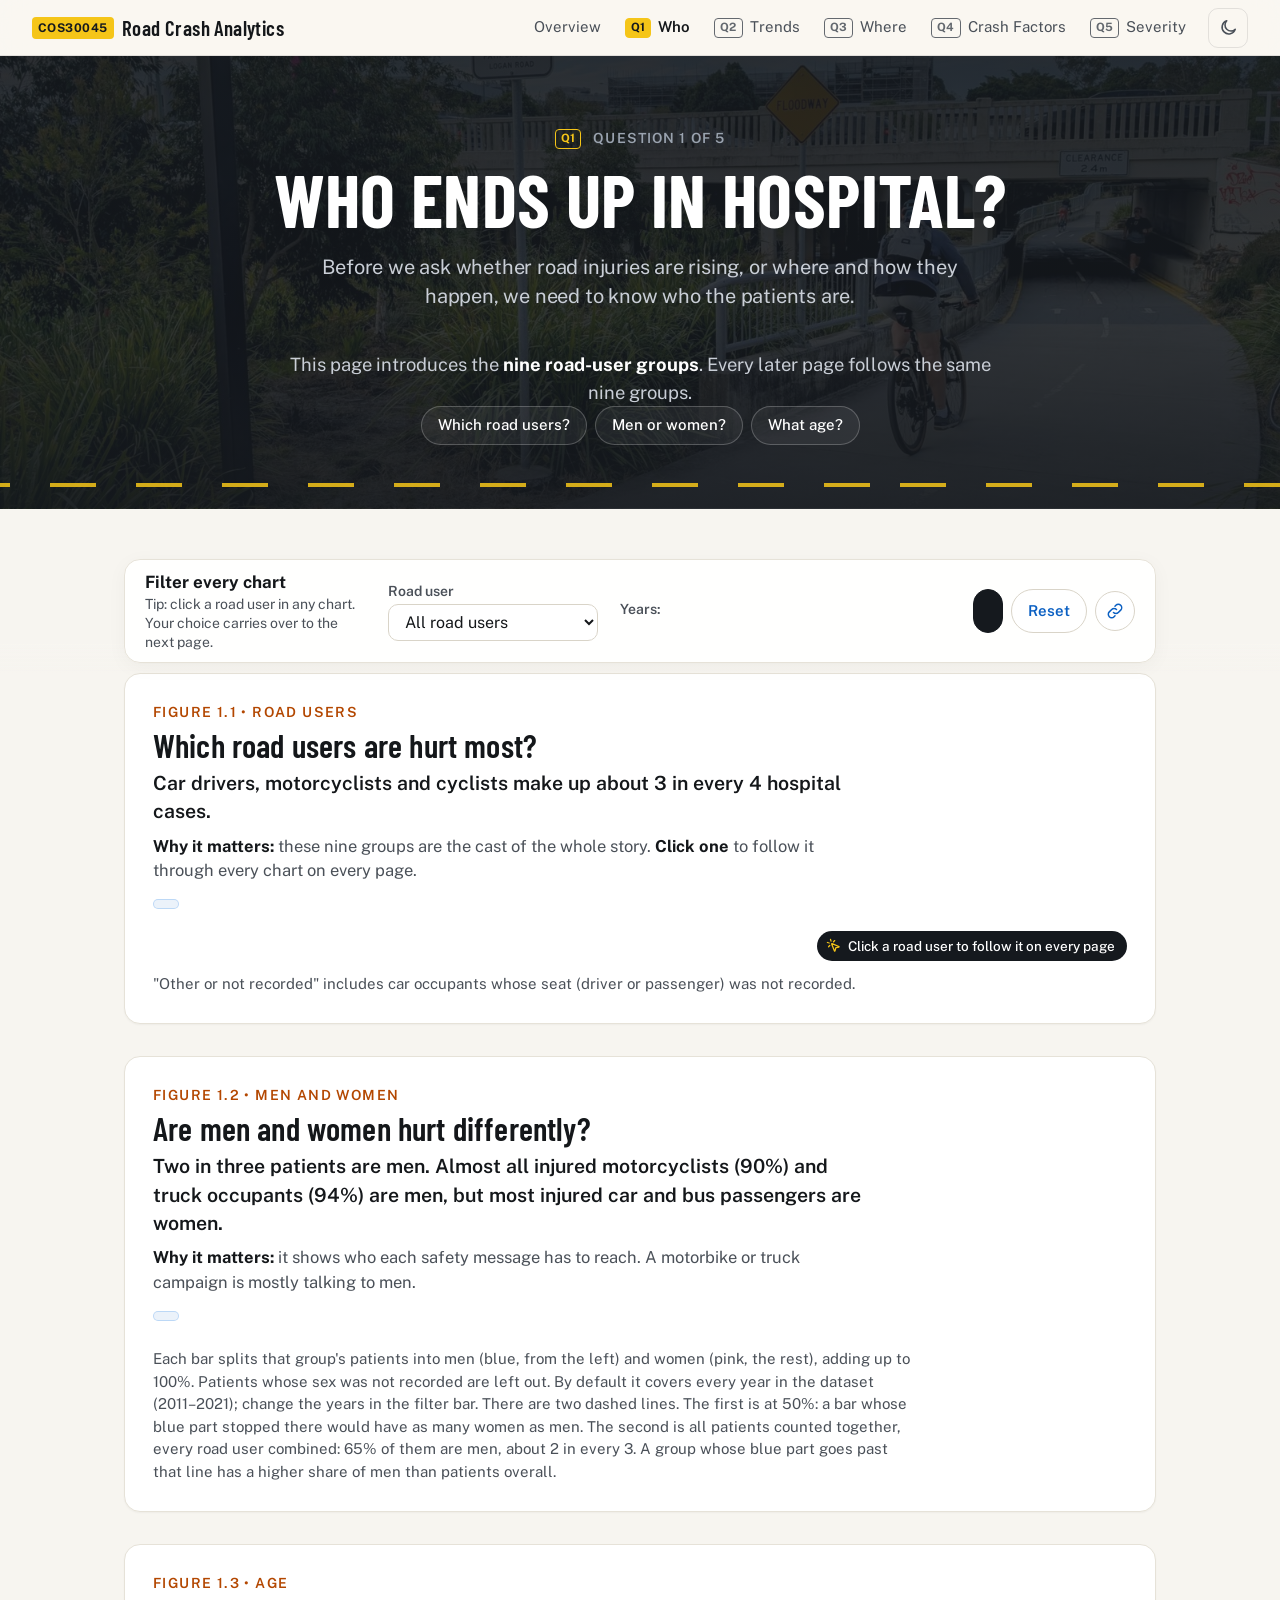
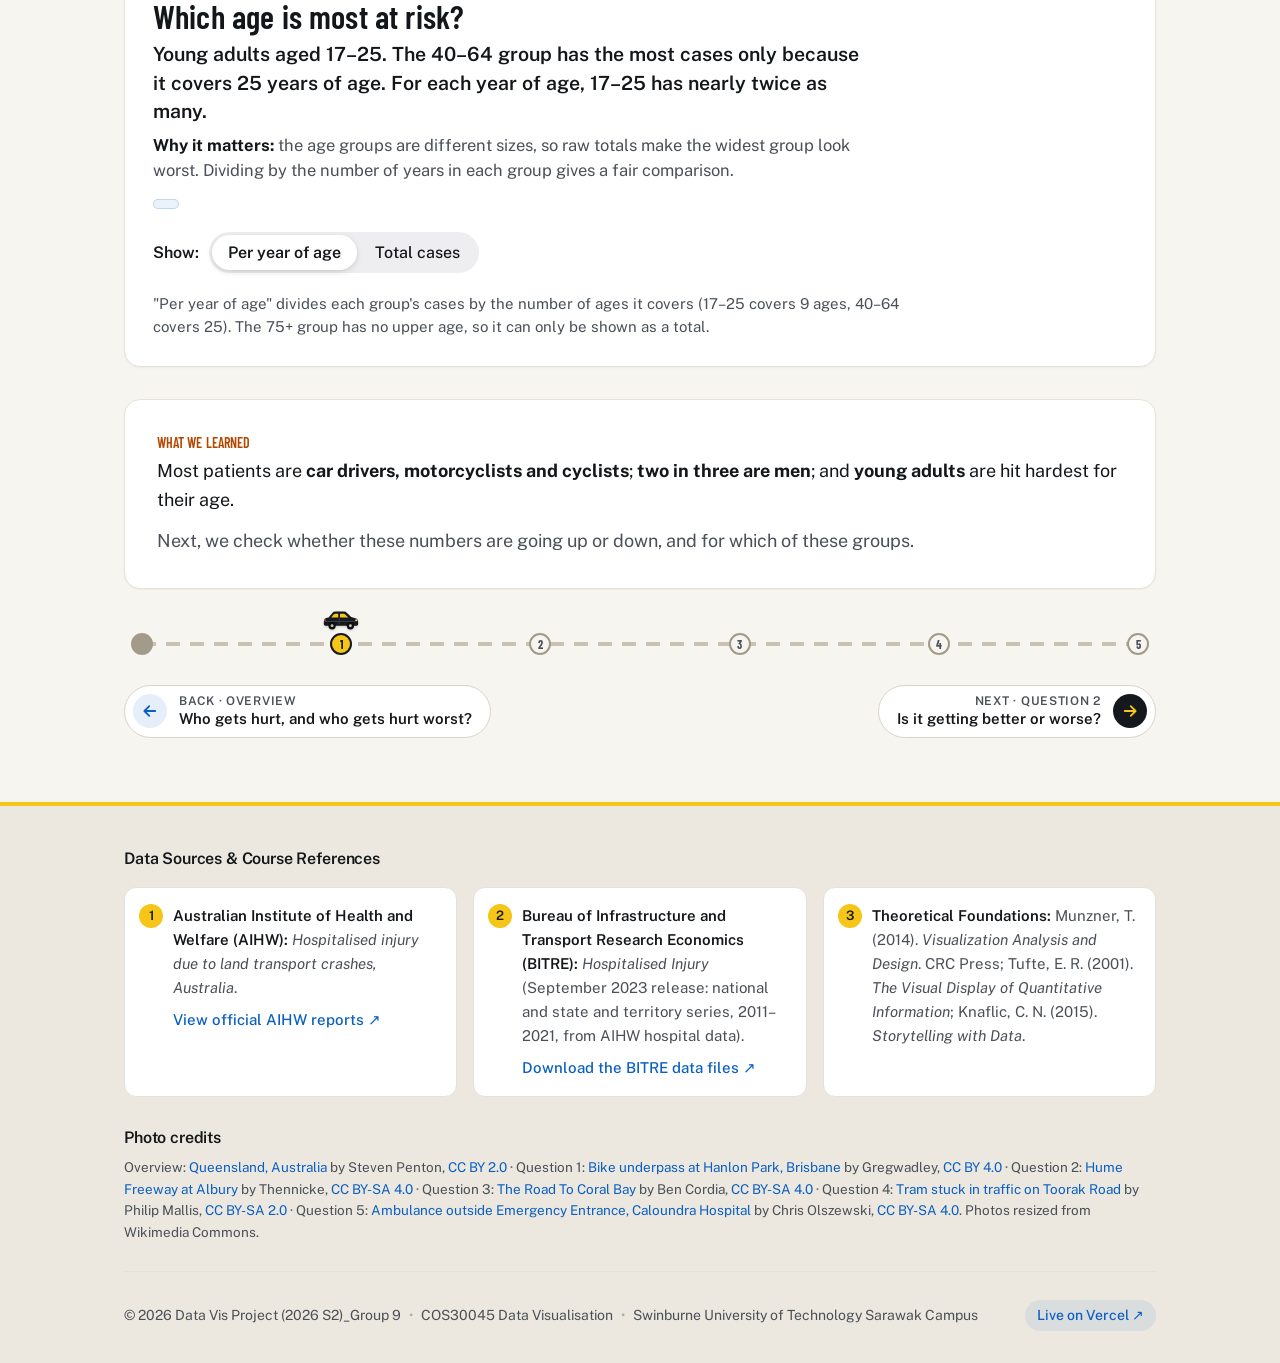
<file: src/who-is-affected.html>
<!DOCTYPE html>
<html lang="en">
<head>
  <meta charset="UTF-8" />
  <meta name="viewport" content="width=device-width, initial-scale=1.0" />
  <meta name="description" content="Question 1: Who ends up in hospital after a road crash in Australia? – Hospitalised Injuries from Road Crashes in Australia" />

  <title>Q1: Who ends up in hospital? | Road Crash Analytics</title>

  <link rel="preconnect" href="https://fonts.googleapis.com" />
  <link rel="preconnect" href="https://fonts.gstatic.com" crossorigin />
  <link
    href="https://fonts.googleapis.com/css2?family=Barlow+Condensed:wght@600;700&family=Public+Sans:wght@400;500;600;700&display=swap"
    rel="stylesheet"
  />

  <script src="js/theme.js"></script>
  <link rel="stylesheet" href="css/base.css" />
  <link rel="stylesheet" href="css/visualisations.css" />
  <link rel="stylesheet" href="css/story.css" />
</head>
<body data-page="who">

  <!-- Navbar injected by js/layout.js -->
  <div id="site-nav"></div>

  <header class="apple-hero">
    <div class="container hero-container">
      <div class="hero-eyebrow">
        <span>Question 1 of 5</span>
      </div>
      <h1 class="hero-title">Who ends up in hospital?</h1>
      <p class="hero-subtitle">Before we ask whether road injuries are rising, or where and how they happen, we need to know who the patients are.</p>
      <p class="hero-bridge">This page introduces the <strong>nine road-user groups</strong>. Every later page follows the same nine groups.</p>
      <div class="hero-chips">
        <a href="#road-user-type" class="hero-chip">Which road users?</a>
        <a href="#gender" class="hero-chip">Men or women?</a>
        <a href="#age-group" class="hero-chip">What age?</a>
      </div>
    </div>
  </header>

  <!-- Filter bar for every chart on this page (js/global-filter.js) -->
  <div id="global-filter"></div>

  <main class="container">

    <!-- ── Figure 1.1: Road users ── -->
    <section id="road-user-type" class="apple-section">
      <div class="apple-chart-card">
        <div class="chart-card-header">
          <div>
            <div class="section-kicker">Figure 1.1 &bull; Road users</div>
            <h2 class="chart-card-title">Which road users are hurt most?</h2>
            <p class="chart-card-answer">Car drivers, motorcyclists and cyclists make up about 3 in every 4 hospital cases. <span class="answer-note">(This sentence describes all years, 2011–2021.)</span></p>
            <p class="chart-card-why"><strong>Why it matters:</strong> these nine groups are the cast of the whole story. <strong>Click one</strong> to follow it through every chart on every page.</p>
            <p class="figure-scope" data-road-user="highlight" data-years="counts"></p>
          </div>
        </div>
        <div class="responsive-svg-container" id="chart-road-user-type" data-hint="{Click} a road user to follow it on every page">
          <!-- D3 SVG injected here -->
        </div>
        <p class="chart-note">"Other or not recorded" includes car occupants whose seat (driver or passenger) was not recorded.</p>
      </div>
    </section>

    <!-- ── Figure 1.2: Men and women ── -->
    <section id="gender" class="apple-section">
      <div class="apple-chart-card">
        <div class="chart-card-header">
          <div>
            <div class="section-kicker">Figure 1.2 &bull; Men and women</div>
            <h2 class="chart-card-title">Are men and women hurt differently?</h2>
            <p class="chart-card-answer">Two in three patients are men. Almost all injured motorcyclists (90%) and truck occupants (94%) are men, but most injured car and bus passengers are women. <span class="answer-note">(This sentence describes all road users, 2011–2021.)</span></p>
            <p class="chart-card-why"><strong>Why it matters:</strong> it shows who each safety message has to reach. A motorbike or truck campaign is mostly talking to men.</p>
            <p class="figure-scope" data-road-user="highlight" data-years="counts"></p>
          </div>
        </div>
        <div class="responsive-svg-container" id="chart-gender">
          <!-- D3 SVG injected here -->
        </div>
        <p class="chart-note">Each bar splits that group's patients into men (blue, from the left) and women (pink, the rest), adding up to 100%. Patients whose sex was not recorded are left out. By default it covers every year in the dataset (2011–2021); change the years in the filter bar. There are two dashed lines. The first is at 50%: a bar whose blue part stopped there would have as many women as men. The second is all patients counted together, every road user combined: 65% of them are men, about 2 in every 3. A group whose blue part goes past that line has a higher share of men than patients overall.</p>
      </div>
    </section>

    <!-- ── Figure 1.3: Age ── -->
    <section id="age-group" class="apple-section">
      <div class="apple-chart-card">
        <div class="chart-card-header">
          <div>
            <div class="section-kicker">Figure 1.3 &bull; Age</div>
            <h2 class="chart-card-title">Which age is most at risk?</h2>
            <p class="chart-card-answer">Young adults aged 17–25. The 40–64 group has the most cases only because it covers 25 years of age. For each year of age, 17–25 has nearly twice as many. <span class="answer-note">(This sentence describes all road users, 2011–2021.)</span></p>
            <p class="chart-card-why"><strong>Why it matters:</strong> the age groups are different sizes, so raw totals make the widest group look worst. Dividing by the number of years in each group gives a fair comparison.</p>
            <p class="figure-scope" data-road-user="filter" data-years="counts"></p>
          </div>
          <div class="view-toggle">
            <span class="sort-control-label" id="age-mode-label">Show:</span>
            <div class="apple-segmented-control" id="age-mode-control" role="group" aria-labelledby="age-mode-label">
              <button class="filter-btn active" data-mode="perYear" aria-pressed="true">Per year of age</button>
              <button class="filter-btn" data-mode="total" aria-pressed="false">Total cases</button>
            </div>
          </div>
        </div>
        <div class="responsive-svg-container" id="chart-age-group">
          <!-- D3 SVG injected here -->
        </div>
        <p class="chart-note">"Per year of age" divides each group's cases by the number of ages it covers (17–25 covers 9 ages, 40–64 covers 25). The 75+ group has no upper age, so it can only be shown as a total.</p>
      </div>
    </section>

    <!-- ── What this page tells us ── -->
    <section class="apple-section">
      <div class="apple-card page-summary">
        <div class="section-kicker">What we learned</div>
        <p class="apple-card-text">Most patients are <strong>car drivers, motorcyclists and cyclists</strong>; <strong>two in three are men</strong>; and <strong>young adults</strong> are hit hardest for their age.</p>
        <p class="apple-card-text text-secondary">Next, we check whether these numbers are going up or down, and for which of these groups.</p>
      </div>
    </section>

  </main>

  <!-- Footer injected by js/layout.js -->
  <div id="site-footer"></div>

  <script src="js/layout.js"></script>
  <script src="https://d3js.org/d3.v7.min.js"></script>
  <script src="js/motion.js"></script>
  <script src="js/highlight.js"></script>
  <script src="js/detail-panel.js"></script>
  <script src="js/shared-constants.js"></script>
  <script src="js/site-data.js"></script>
  <script src="js/global-filter.js"></script>
  <script src="js/data-table.js"></script>
  <script src="js/vis-components.js"></script>
  <script src="js/vis-story-charts.js"></script>
  <script src="js/charts-who-is-affected.js"></script>

</body>
</html>
</file>
<file: src/css/base.css>
/* ═══════════════════════════════════════════════════════════════
   base.css – "Asphalt & Signal" design system baseline
   Dark asphalt chrome (nav, heroes, footer), light paper canvas for
   every chart. See UI_UX_improvement_plan.md §2 for the reasoning and
   the contrast ratios. Story-specific components live in css/story.css.

   The --apple-* names are kept as aliases so the existing rules below
   pick up the new theme without a site-wide rename.
   ═══════════════════════════════════════════════════════════════ */

/* ── Theme tokens ───────────────────────────────────────────── */
:root {
  /* Asphalt & Signal palette */
  --asphalt:        #15191E;  /* hero, nav, footer, chapter bands */
  --asphalt-2:      #222831;  /* raised surfaces on dark (tooltips, panels) */
  --asphalt-line:   rgba(255, 255, 255, 0.12);
  --lane:           #F5C518;  /* DECORATIVE ONLY – never inside a chart */
  --paper:          #F7F5F0;  /* page canvas behind chart cards */
  --surface:        #FFFFFF;  /* chart cards */
  --ink:            #14171A;  /* 16.5:1 on paper */
  --ink-2:          #4A5058;  /* 7.5:1 on paper */
  --ink-on-dark:    #C9CED6;  /* 11.2:1 on asphalt */
  --ink-on-dark-2:  #9AA3AF;  /* 6.9:1 on asphalt */
  --story:          #D55E00;  /* story accent for MARKS (3.9:1 – not for text) */
  --story-text:     #B34700;  /* story accent for TEXT (5.5:1 on white) */
  --story-on-dark:  #FF8A3D;  /* accent text on asphalt (7.5:1) */
  --link:           #0A5FC2;  /* 5.6:1 on paper */
  --focus:          #1F6FEB;
  --card-line:      #E6E2D8;

  --font-display: "Barlow Condensed", "Arial Narrow", "Roboto Condensed", sans-serif;
  --font-body:    "Public Sans", -apple-system, BlinkMacSystemFont, "Segoe UI", Roboto, Arial, sans-serif;

  /* Motion tokens (plan §4) */
  --dur-micro: 150ms;
  --dur-ui:    250ms;
  --dur-data:  600ms;
  --dur-enter: 900ms;
  --dur-zoom:  750ms;
  --ease-out:  cubic-bezier(0.16, 1, 0.3, 1);
  --ease-io:   cubic-bezier(0.65, 0, 0.35, 1);

  /* Legacy aliases (pre-existing rules use these names) */
  --apple-bg:              var(--paper);
  --apple-surface:         var(--surface);
  --apple-surface-subtle:  #FBFAF7;
  --apple-card-border:     var(--card-line);
  --apple-hairline:        #D9D4C8;

  --apple-text-primary:    var(--ink);
  --apple-text-secondary:  var(--ink-2);
  --apple-text-tertiary:   #3A3F46;

  --apple-blue:            var(--link);
  --apple-blue-hover:      #084F9F;
  --apple-blue-active:     #084F9F;
  --apple-blue-subtle:     rgba(10, 95, 194, 0.08);

  --apple-accent:          var(--story);
  --apple-accent-subtle:   rgba(213, 94, 0, 0.1);
  --apple-muted-baseline:  #888888;

  /* Trend Badges */
  --badge-green-bg:        rgba(52, 199, 89, 0.12);
  --badge-green-text:      #1b7a34;
  --badge-orange-bg:       rgba(255, 149, 0, 0.12);
  --badge-orange-text:     #b25900;
  --badge-red-bg:          rgba(255, 59, 48, 0.12);
  --badge-red-text:        #c92a2a;
  --badge-neutral-bg:      rgba(118, 118, 128, 0.12);
  --badge-neutral-text:    #515154;

  /* Body typography (legacy alias) */
  --apple-font: var(--font-body);
  --apple-mono: SFMono-Regular, Menlo, Monaco, Consolas, "Liberation Mono", monospace;

  /* Layout & Elevations */
  --container-max:         1080px;
  --apple-radius-sm:       8px;
  --apple-radius-md:       14px;
  --apple-radius-lg:       20px;
  --apple-radius-pill:     980px;

  /* Apple Soft Ambient Shadows */
  --apple-shadow-card:     0 4px 20px rgba(0, 0, 0, 0.04), 0 1px 3px rgba(0, 0, 0, 0.02);
  --apple-shadow-hover:    0 12px 32px rgba(0, 0, 0, 0.08), 0 2px 6px rgba(0, 0, 0, 0.04);
  --apple-shadow-popover:  0 14px 40px rgba(0, 0, 0, 0.12), 0 2px 8px rgba(0, 0, 0, 0.06);

  /* Apple Motion Physics */
  --apple-ease:            cubic-bezier(0.25, 0.1, 0.25, 1);
  --apple-transition-fast: 0.18s cubic-bezier(0.25, 0.1, 0.25, 1);
  --apple-transition-smooth: 0.3s cubic-bezier(0.16, 1, 0.3, 1);
}

/* ── Reset & Baseline ───────────────────────────────────────── */
*,
*::before,
*::after {
  box-sizing: border-box;
  margin: 0;
  padding: 0;
}

html {
  scroll-behavior: smooth;
  scroll-padding-top: 72px; /* jump links land below the sticky nav */
  -webkit-font-smoothing: antialiased;
  -moz-osx-font-smoothing: grayscale;
  text-rendering: optimizeLegibility;
}

body {
  font-family: var(--apple-font);
  background-color: var(--apple-bg);
  color: var(--apple-text-primary);
  line-height: 1.5;
  font-size: 17px;
  overflow-x: hidden;
}

img, svg {
  display: block;
  max-width: 100%;
}

a {
  color: var(--apple-blue);
  text-decoration: none;
  transition: color var(--apple-transition-fast);
}

a:hover {
  color: var(--apple-blue-hover);
  text-decoration: underline;
}

.container {
  width: 100%;
  max-width: var(--container-max);
  margin-left: auto;
  margin-right: auto;
  padding-left: 24px;
  padding-right: 24px;
}

/* ── Frosted Glass Navigation Bar (Apple Style) ─────────────── */
.apple-nav {
  position: sticky;
  top: 0;
  left: 0;
  right: 0;
  height: 56px;
  background: rgba(255, 255, 255, 0.82);
  backdrop-filter: saturate(180%) blur(20px);
  -webkit-backdrop-filter: saturate(180%) blur(20px);
  border-bottom: 1px solid rgba(0, 0, 0, 0.08);
  z-index: 999;
}

.apple-nav-inner {
  max-width: var(--container-max);
  height: 100%;
  margin: 0 auto;
  padding: 0 24px;
  display: flex;
  align-items: center;
  justify-content: space-between;
}

.apple-nav-brand {
  display: inline-flex;
  align-items: center;
  gap: 8px;
  color: var(--apple-text-primary);
  font-weight: 600;
  font-size: 17px;
  letter-spacing: -0.01em;
}

.apple-nav-brand:hover {
  text-decoration: none;
  opacity: 0.8;
}

.apple-brand-badge {
  background: var(--apple-text-primary);
  color: #fff;
  font-size: 12px;
  font-weight: 700;
  padding: 2px 6px;
  border-radius: 4px;
  letter-spacing: 0.04em;
}

.apple-brand-title {
  color: var(--apple-text-primary);
}

.apple-nav-links {
  display: flex;
  gap: 20px;
}

.apple-nav-links a {
  font-size: 17px;
  color: var(--apple-text-secondary);
  text-decoration: none;
  font-weight: 400;
  transition: color var(--apple-transition-fast);
}

.apple-nav-links a:hover {
  color: var(--apple-text-primary);
  text-decoration: none;
}

.apple-nav-links a.active {
  color: var(--apple-text-primary);
  font-weight: 600;
}

/* ── Research Question Cards (home page) ────────────────────── */
.question-grid {
  display: grid;
  grid-template-columns: repeat(auto-fill, minmax(min(300px, 100%), 1fr));
  gap: 16px;
}

.question-card {
  background: var(--apple-surface);
  border-radius: var(--apple-radius-lg);
  border: 1px solid var(--apple-card-border);
  padding: 24px 22px;
  box-shadow: var(--apple-shadow-card);
  color: var(--apple-text-primary);
  transition: transform var(--apple-transition-smooth), box-shadow var(--apple-transition-smooth);
}

.question-card:hover {
  transform: translateY(-2px);
  box-shadow: var(--apple-shadow-hover);
  text-decoration: none;
}

.question-card-title {
  font-size: 20px;
  font-weight: 600;
  line-height: 1.35;
  margin: 8px 0;
}

.question-card-meta {
  font-size: 15px;
  color: var(--apple-text-secondary);
  margin: 0;
}

/* ── Hero Section (Apple Product Launch Editorial) ──────────── */
.apple-hero {
  padding: 64px 0 48px 0;
  text-align: center;
}

.hero-container {
  display: flex;
  flex-direction: column;
  align-items: center;
}

.hero-eyebrow {
  display: inline-flex;
  align-items: center;
  gap: 8px;
  font-size: 14px;
  font-weight: 600;
  color: var(--apple-text-secondary);
  text-transform: uppercase;
  letter-spacing: 0.08em;
  margin-bottom: 14px;
}

.eyebrow-divider {
  opacity: 0.5;
}

.hero-title {
  font-size: 48px;
  line-height: 1.08;
  font-weight: 700;
  letter-spacing: -0.035em;
  color: var(--apple-text-primary);
  max-width: 820px;
  margin: 0 auto 18px auto;
}

.hero-subtitle {
  font-size: 20px;
  line-height: 1.45;
  color: var(--apple-text-secondary);
  max-width: 680px;
  margin: 0 auto 26px auto;
  font-weight: 400;
  letter-spacing: -0.01em;
}

.hero-chips {
  display: flex;
  flex-wrap: wrap;
  justify-content: center;
  gap: 8px;
}

.hero-chip {
  display: inline-flex;
  align-items: center;
  padding: 7px 16px;
  background: rgba(0, 0, 0, 0.04);
  border: 1px solid rgba(0, 0, 0, 0.06);
  border-radius: var(--apple-radius-pill);
  font-size: 15px;
  font-weight: 500;
  color: var(--apple-text-tertiary);
}

a.hero-chip {
  color: var(--apple-text-primary);
  background: var(--apple-surface);
  border-color: var(--apple-hairline);
  transition: background var(--apple-transition-fast), border-color var(--apple-transition-fast);
}

a.hero-chip:hover {
  color: var(--apple-blue);
  border-color: var(--apple-blue);
  background: var(--apple-blue-subtle);
  text-decoration: none;
}

.hero-meta {
  margin-top: 16px;
  font-size: 15px;
  color: var(--apple-text-secondary);
}

/* ── Explore group: filter + Figure 1 + Figure 2 read as one unit ── */
.explore-group {
  background: rgba(0, 113, 227, 0.045);
  border: 1px solid rgba(0, 113, 227, 0.18);
  border-radius: 28px;
  padding: 24px;
  margin-bottom: 32px;
}

.explore-group > .apple-section:last-child {
  margin-bottom: 0;
}

.explore-group > .apple-section {
  margin-bottom: 20px;
}

/* "Showing: Queensland  Change ↑" badge on each filtered figure */
.filter-scope {
  display: inline-flex;
  flex-wrap: wrap;
  align-items: center;
  gap: 6px;
  margin: 4px 0 10px;
  padding: 5px 12px;
  border-radius: var(--apple-radius-pill);
  background: var(--apple-blue-subtle);
  border: 1px solid rgba(0, 113, 227, 0.22);
  color: var(--apple-text-primary);
  font-size: 15px;
}

.filter-scope:hover {
  text-decoration: none;
  border-color: var(--apple-blue);
  color: var(--apple-text-primary);
}

.filter-scope.is-filtered {
  background: var(--apple-accent-subtle);
  border-color: rgba(213, 94, 0, 0.35);
}

.filter-scope-change {
  color: var(--apple-blue);
  font-weight: 600;
}

.hero-chip.chip-accent {
  background: var(--apple-blue-subtle);
  border-color: rgba(0, 113, 227, 0.2);
  color: var(--apple-blue);
}

/* ── Apple Sections & Cards ─────────────────────────────────── */
.apple-section {
  margin-bottom: 32px;
}

.section-header-compact {
  margin-bottom: 16px;
}

.section-kicker {
  font-size: 14px;
  font-weight: 600;
  text-transform: uppercase;
  letter-spacing: 0.08em;
  color: var(--apple-text-secondary);
  margin-bottom: 4px;
}

.section-heading {
  font-size: 30px;
  font-weight: 700;
  letter-spacing: -0.025em;
  color: var(--apple-text-primary);
}

.apple-card {
  background: var(--apple-surface);
  border-radius: var(--apple-radius-lg);
  border: 1px solid var(--apple-card-border);
  box-shadow: var(--apple-shadow-card);
  padding: 32px;
  transition: box-shadow var(--apple-transition-smooth), transform var(--apple-transition-smooth);
}

.intro-card {
  padding: 36px 40px;
}

.apple-card-title {
  font-size: 28px;
  font-weight: 700;
  letter-spacing: -0.025em;
  color: var(--apple-text-primary);
  margin-bottom: 12px;
}

.apple-card-text {
  font-size: 18px;
  line-height: 1.6;
  color: var(--apple-text-primary);
  margin-bottom: 12px;
}

.apple-card-text.text-secondary {
  color: var(--apple-text-secondary);
  margin-bottom: 0;
}

/* ── Apple Callout Metric Cards (Apple Health / Watch Style) ── */
.callout-grid {
  display: grid;
  grid-template-columns: repeat(auto-fit, minmax(min(260px, 100%), 1fr));
  gap: 16px;
}

.callout-card {
  background: var(--apple-surface);
  border-radius: var(--apple-radius-lg);
  border: 1px solid var(--apple-card-border);
  padding: 24px 22px;
  box-shadow: var(--apple-shadow-card);
  display: flex;
  flex-direction: column;
  transition: transform var(--apple-transition-smooth), box-shadow var(--apple-transition-smooth);
}

.callout-card:hover {
  transform: translateY(-2px);
  box-shadow: var(--apple-shadow-hover);
}

.card-eyebrow {
  font-size: 14px;
  font-weight: 600;
  text-transform: uppercase;
  letter-spacing: 0.06em;
  color: var(--apple-text-secondary);
  margin-bottom: 10px;
}

.callout-number {
  font-size: 42px;
  line-height: 1.1;
  font-weight: 700;
  letter-spacing: -0.035em;
  color: var(--apple-text-primary);
  margin-bottom: 14px;
}

.callout-footer {
  margin-top: auto;
  display: flex;
  align-items: center;
  gap: 8px;
}

.trend-badge {
  display: inline-flex;
  white-space: nowrap;
  flex-shrink: 0;
  align-items: center;
  font-size: 15px;
  font-weight: 600;
  padding: 4px 9px;
  border-radius: 6px;
  letter-spacing: -0.01em;
}

.trend-badge.trend-up {
  background: var(--badge-orange-bg);
  color: var(--badge-orange-text);
}

.trend-badge.trend-neutral {
  background: var(--badge-neutral-bg);
  color: var(--badge-neutral-text);
}

.trend-badge.trend-alert {
  background: var(--badge-red-bg);
  color: var(--badge-red-text);
}

.callout-label {
  font-size: 16px;
  color: var(--apple-text-secondary);
}

/* ── Apple iOS / macOS Segmented Control ────────────────────── */
.filter-wrapper {
  background: var(--apple-surface);
  border-radius: var(--apple-radius-lg);
  border: 1px solid var(--apple-card-border);
  padding: 20px 24px;
  box-shadow: var(--apple-shadow-card);
  display: flex;
  flex-direction: column;
  gap: 14px;
}

.filter-label-wrap {
  display: flex;
  flex-direction: column;
  gap: 2px;
}

.filter-headline {
  font-size: 19px;
  font-weight: 600;
  color: var(--apple-text-primary);
  letter-spacing: -0.01em;
}

.filter-subheadline {
  font-size: 16px;
  color: var(--apple-text-secondary);
}

.sort-control {
  display: flex;
  align-items: center;
  flex-wrap: wrap;
  gap: 10px;
}

.sort-control-label {
  font-size: 16px;
  font-weight: 600;
  color: var(--apple-text-primary);
}

/* Year range slider (Figure 1.1) */
.year-slider {
  margin: 0 0 8px;
}

.year-slider-value {
  color: var(--apple-blue);
}

#age-year-slider svg {
  display: block;
  width: 100%;
  max-width: 760px;
  height: auto;
  touch-action: pan-y;  /* horizontal finger drags move the buttons; vertical still scrolls */
}

/* Apple-style thumb: white circle, soft layered shadow, grows slightly while held */
#age-year-slider .year-knob-thumb {
  filter: drop-shadow(0 0.5px 1px rgba(0, 0, 0, 0.12)) drop-shadow(0 3px 6px rgba(0, 0, 0, 0.16));
  transition: transform var(--apple-transition-fast);
}
#age-year-slider .year-knob:active .year-knob-thumb {
  transform: scale(1.1);
}
#age-year-slider .year-knob:focus { outline: none; }
#age-year-slider .year-knob:focus-visible .year-knob-ring {
  stroke: rgba(0, 113, 227, 0.45);
  stroke-width: 4;
}

.apple-segmented-control {
  display: inline-flex;
  align-self: flex-start;
  flex-wrap: wrap;
  background: rgba(118, 118, 128, 0.12);
  border-radius: var(--apple-radius-pill);
  padding: 3px;
  gap: 2px;
}

.filter-btn {
  font-family: var(--apple-font);
  font-size: 16px;
  font-weight: 500;
  padding: 8px 16px;
  border-radius: var(--apple-radius-pill);
  border: none;
  background: transparent;
  color: var(--apple-text-primary);
  cursor: pointer;
  transition: all var(--apple-transition-fast);
  outline: none;
  user-select: none;
}

.filter-btn:hover {
  color: var(--apple-text-primary);
  opacity: 0.8;
}

.filter-btn.active {
  background: #ffffff;
  color: var(--apple-text-primary);
  font-weight: 600;
  box-shadow: 0 2px 6px rgba(0, 0, 0, 0.12), 0 1px 2px rgba(0, 0, 0, 0.04);
}

/* ── Apple Chart Card ───────────────────────────────────────── */
.apple-chart-card {
  background: var(--apple-surface);
  border-radius: var(--apple-radius-lg);
  border: 1px solid var(--apple-card-border);
  box-shadow: var(--apple-shadow-card);
  padding: 28px;
  transition: box-shadow var(--apple-transition-smooth);
}

.chart-card-header {
  display: flex;
  align-items: flex-start;
  justify-content: space-between;
  flex-wrap: wrap;
  gap: 16px;
  margin-bottom: 20px;
}

.chart-card-title {
  font-size: 25px;
  font-weight: 700;
  letter-spacing: -0.02em;
  color: var(--apple-text-primary);
  margin-bottom: 4px;
}

.chart-card-desc {
  font-size: 17px;
  line-height: 1.5;
  color: var(--apple-text-secondary);
  max-width: 640px;
}

.chart-legend-box {
  display: flex;
  flex-wrap: wrap;
  align-items: center;
  gap: 10px 20px;
  background: var(--apple-bg);
  border: 1px solid rgba(0, 0, 0, 0.05);
  border-radius: var(--apple-radius-md);
  padding: 10px 18px;
  font-size: 16px;
  font-weight: 500;
  color: var(--apple-text-primary);
}

.legend-chip {
  display: inline-flex;
  align-items: center;
  gap: 8px;
}

/* ── Interactive Road User Legend (Apple Pill System) ───────── */
.interactive-bubble-legend {
  display: flex;
  flex-direction: column;
  align-items: center;
  gap: 12px;
  padding: 16px 20px;
  margin-top: 22px;
  background: #f8fafc;
  border: 1px solid #e2e8f0;
  border-radius: 16px;
  box-shadow: inset 0 1px 2px rgba(0, 0, 0, 0.02);
}

.interactive-legend-title {
  font-size: 14px;
  font-weight: 600;
  text-transform: uppercase;
  letter-spacing: 0.06em;
  color: #475569;
  user-select: none;
  text-align: center;
}

.interactive-legend-chips {
  display: flex;
  flex-wrap: wrap;
  align-items: center;
  justify-content: center;
  gap: 8px 12px;
}

button.legend-chip {
  all: unset;
  box-sizing: border-box;
  -webkit-appearance: none;
  appearance: none;
  display: inline-flex;
  align-items: center;
  gap: 8px;
  padding: 8px 16px;
  border-radius: 999px;
  font-family: var(--apple-font, sans-serif);
  font-size: 15px;
  font-weight: 500;
  color: #1d1d1f;
  background: #ffffff;
  border: 1px solid #e2e8f0;
  box-shadow: 0 1px 3px rgba(0, 0, 0, 0.05);
  cursor: pointer;
  transition: all 0.18s cubic-bezier(0.25, 0.1, 0.25, 1);
  user-select: none;
  line-height: 1.2;
}

button.legend-chip:hover {
  transform: translateY(-1px);
  box-shadow: 0 4px 12px rgba(0, 0, 0, 0.08);
  border-color: #cbd5e1;
}

button.legend-chip.active {
  background: #1d1d1f;
  color: #ffffff;
  border-color: #1d1d1f;
  box-shadow: 0 2px 8px rgba(0, 0, 0, 0.2);
}

.legend-chip-dot {
  display: inline-block;
  width: 13px;
  height: 13px;
  border-radius: 50%;
  flex-shrink: 0;
  box-shadow: 0 0 0 1px rgba(0, 0, 0, 0.08);
}

button.legend-chip.active .legend-chip-dot {
  box-shadow: 0 0 0 1.5px #ffffff;
}

.swatch {
  flex-shrink: 0;
  width: 16px;
  height: 16px;
  border-radius: 4px;
  display: inline-block;
}

.swatch-accent    { background-color: var(--apple-accent); }
.swatch-gradient  {
  width: 64px;
  /* matches d3.interpolateBlues 0.3 → 1.0 used by every bar chart */
  background: linear-gradient(90deg, #c6dbef, #6baed6, #2171b5, #08306b);
}
.swatch-faded     { opacity: 0.25; width: 32px; }
.swatch-baseline  { background-color: var(--apple-muted-baseline); opacity: 0.6; }
.swatch-minor     { background-color: #F0E442; border: 1px solid rgba(0,0,0,0.1); }
.swatch-serious   { background-color: #E69F00; }
.swatch-critical  { background-color: #D55E00; }

/* ── Conclusion Card Highlights ─────────────────────────────── */
.conclusion-highlights {
  display: grid;
  grid-template-columns: 1fr 1fr;
  gap: 16px;
  margin-top: 20px;
}

.highlight-item {
  display: flex;
  align-items: flex-start;
  gap: 12px;
  background: var(--apple-bg);
  border-radius: var(--apple-radius-md);
  padding: 16px;
  font-size: 16px;
  line-height: 1.5;
  color: var(--apple-text-primary);
}

.insight-list {
  display: flex;
  flex-direction: column;
  gap: 20px;
  margin-top: 24px;
}

/* One insight = big number + one sentence + one action, chart beside it */
.insight-row {
  display: grid;
  grid-template-columns: minmax(0, 5fr) minmax(0, 6fr);
  gap: 28px;
  align-items: center;
  padding: 24px;
  background: var(--apple-bg);
  border-radius: var(--apple-radius-lg);
}

.insight-kicker {
  font-size: 14px;
  font-weight: 600;
  text-transform: uppercase;
  letter-spacing: 0.06em;
  color: var(--apple-text-secondary);
}

.insight-number {
  font-size: 64px;
  line-height: 1;
  font-weight: 700;
  letter-spacing: -0.04em;
  color: #08306b;           /* same navy as the darkest bar in the chart beside it */
  margin: 8px 0 12px;
}

.insight-headline {
  font-size: 20px;
  line-height: 1.4;
  margin: 0 0 12px;
  color: var(--apple-text-primary);
}

.insight-action {
  font-size: 17px;
  font-weight: 600;
  color: var(--apple-blue);
  margin: 0;
}

.insight-row .summary-chart {
  margin: 0;
}

.highlight-body {
  flex: 1;
  min-width: 0;
}

.highlight-body p {
  margin: 0;
}

.summary-chart {
  margin: 16px 0 0;
  padding: 14px 14px 10px;
  background: var(--apple-surface);
  border: 1px solid var(--apple-card-border);
  border-radius: var(--apple-radius-md);
}

.summary-chart-title {
  font-size: 15px;
  font-weight: 600;
  color: var(--apple-text-primary);
  margin-bottom: 6px;
}

.summary-chart-subtitle {
  font-family: var(--apple-font);
  font-size: 14px;
  font-weight: 600;
  fill: var(--apple-text-secondary);
}

.summary-chart-svg svg {
  display: block;
  width: 100%;
  height: auto;
}

.summary-chart-label {
  font-family: var(--apple-font);
  font-size: 15px;
  fill: var(--apple-text-primary);
}

.summary-chart-value {
  font-family: var(--apple-font);
  font-size: 15px;
  font-weight: 700;
  fill: var(--apple-text-primary);
}

.summary-chart-source {
  margin-top: 6px !important;
  font-size: 14px;
  color: var(--apple-text-secondary);
}

.highlight-icon {
  color: var(--apple-blue);
  font-size: 16px;
  line-height: 1.2;
}

/* ── Apple Minimalist Footer ────────────────────────────────── */
.site-footer {
  margin-top: 64px;
  background: var(--apple-bg);
  border-top: 1px solid var(--apple-hairline);
  padding: 40px 0 32px 0;
  font-size: 15px;
  color: var(--apple-text-secondary);
  line-height: 1.6;
}

.footer-container {
  display: flex;
  flex-direction: column;
  gap: 28px;
}

.footer-references-title {
  font-weight: 600;
  color: var(--apple-text-primary);
  margin-bottom: 16px;
  font-size: 16px;
  letter-spacing: -0.01em;
}

.footer-ordered-list {
  list-style: none;
  padding: 0;
  margin: 0;
  display: grid;
  grid-template-columns: repeat(3, 1fr);
  gap: 16px;
  counter-reset: ref;
}

.footer-ordered-list li {
  counter-increment: ref;
  position: relative;
  background: var(--apple-surface);
  border: 1px solid var(--apple-card-border);
  border-radius: 12px;
  padding: 16px 16px 16px 48px;
  color: var(--apple-text-tertiary);
}

.footer-ordered-list li::before {
  content: counter(ref);
  position: absolute;
  left: 14px;
  top: 16px;
  width: 24px;
  height: 24px;
  border-radius: 50%;
  background: var(--apple-blue-subtle);
  color: var(--apple-blue);
  font-size: 13px;
  font-weight: 600;
  display: flex;
  align-items: center;
  justify-content: center;
}

.footer-ordered-list strong {
  color: var(--apple-text-primary);
  font-weight: 600;
}

.footer-ordered-list a {
  display: block;
  margin-top: 8px;
  color: var(--apple-blue);
  font-weight: 500;
  text-decoration: none;
}

.footer-ordered-list a:hover {
  text-decoration: underline;
}

.footer-divider {
  width: 100%;
  height: 1px;
  background-color: var(--apple-hairline);
}

.footer-bottom {
  display: flex;
  align-items: center;
  justify-content: space-between;
  flex-wrap: wrap;
  gap: 12px;
  font-size: 14px;
  color: var(--apple-text-secondary);
}

.footer-meta {
  display: flex;
  align-items: center;
  flex-wrap: wrap;
  gap: 4px 8px;
}

.meta-dot {
  opacity: 0.4;
}

.footer-deployment-link a {
  display: inline-block;
  padding: 4px 12px;
  border-radius: 980px;
  background: var(--apple-blue-subtle);
  color: var(--apple-blue);
  font-weight: 500;
  text-decoration: none;
  transition: background 0.2s ease;
}

.footer-deployment-link a:hover {
  background: rgba(0, 113, 227, 0.16);
}

@media (max-width: 860px) {
  .footer-ordered-list {
    grid-template-columns: 1fr;
  }
  .footer-bottom {
    flex-direction: column;
    align-items: flex-start;
  }
}

/* ── Callout sub-caption (spells out abbreviations) ─────────── */
.callout-sub {
  font-size: 16px;
  color: var(--apple-text-secondary);
  margin: -8px 0 14px 0;
}

/* ── Jurisdiction filter: code + full name on every button ──── */
.jurisdiction-control {
  display: grid;
  align-self: stretch;
  grid-template-columns: repeat(auto-fill, minmax(165px, 1fr));
  border-radius: var(--apple-radius-md);
  padding: 4px;
  gap: 4px;
}

.jurisdiction-control .filter-btn {
  display: flex;
  flex-direction: column;
  align-items: flex-start;
  gap: 2px;
  text-align: left;
  border-radius: 10px;
  padding: 10px 14px;
  min-height: 56px;
}

.filter-code {
  font-size: 17px;
  font-weight: 700;
  letter-spacing: 0.02em;
}

.filter-name {
  font-size: 14px;
  font-weight: 500;
  line-height: 1.25;
  color: var(--apple-text-secondary);
}

.filter-btn.active .filter-name {
  color: var(--apple-text-primary);
}

.filter-btn:focus-visible,
button.legend-chip:focus-visible,
.apple-nav-toggle:focus-visible {
  outline: 3px solid var(--apple-blue);
  outline-offset: 2px;
}

/* ── Jump highlight: 1-second "look here" glow after a jump link ── */
@keyframes jump-highlight-pulse {
  0%   { outline-color: rgba(0, 113, 227, 0);    box-shadow: 0 0 0 0 rgba(0, 113, 227, 0); }
  20%  { outline-color: rgba(0, 113, 227, 1);    box-shadow: 0 0 0 10px rgba(0, 113, 227, 0.22); }
  70%  { outline-color: rgba(0, 113, 227, 0.9);  box-shadow: 0 0 0 6px rgba(0, 113, 227, 0.14); }
  100% { outline-color: rgba(0, 113, 227, 0);    box-shadow: 0 0 0 0 rgba(0, 113, 227, 0); }
}

.jump-highlight {
  outline: 3px solid rgba(0, 113, 227, 0);
  outline-offset: 4px;
  animation: jump-highlight-pulse 1s ease-out forwards;
}

/* Sections without their own card (e.g. Key Statistics) still get rounded corners */
.apple-section.jump-highlight {
  border-radius: var(--apple-radius-lg);
  outline-offset: 12px;   /* room between the glow and the heading text */
}

/* Reduced-motion users: steady outline for the same 1 second, no pulsing */
@media (prefers-reduced-motion: reduce) {
  .jump-highlight {
    animation: none;
    outline-color: var(--apple-blue);
  }
  html {
    scroll-behavior: auto;
  }
}

/* ── Mobile / tablet menu button (hidden on desktop) ────────── */
.apple-nav-toggle {
  display: none;
  flex-direction: column;
  justify-content: center;
  gap: 5px;
  width: 44px;
  height: 44px;
  padding: 10px;
  margin-right: -10px;
  background: transparent;
  border: none;
  border-radius: 10px;
  cursor: pointer;
}

.apple-nav-toggle span {
  display: block;
  height: 2px;
  width: 100%;
  background: var(--apple-text-primary);
  border-radius: 2px;
  transition: transform var(--apple-transition-fast), opacity var(--apple-transition-fast);
}

.apple-nav.nav-open .apple-nav-toggle span:nth-child(1) { transform: translateY(7px) rotate(45deg); }
.apple-nav.nav-open .apple-nav-toggle span:nth-child(2) { opacity: 0; }
.apple-nav.nav-open .apple-nav-toggle span:nth-child(3) { transform: translateY(-7px) rotate(-45deg); }

/* ── Responsive Breakpoints ─────────────────────────────────── */
html {
  -webkit-text-size-adjust: 100%;
  text-size-adjust: 100%;
}

/* Tablet & below */
@media (max-width: 1024px) {
  .apple-card,
  .apple-chart-card {
    padding: 24px;
  }
  .intro-card {
    padding: 28px;
  }
  .hero-title {
    font-size: 40px;
  }
}

/* Collapsible menu: below 1000px the six links no longer fit on one line */
@media (max-width: 1000px) {
  .apple-nav-toggle {
    display: flex;
  }
  .apple-nav-links {
    display: none;
    position: absolute;
    top: 100%;
    left: 0;
    right: 0;
    flex-direction: column;
    gap: 0;
    padding: 8px 16px 16px;
    background: #ffffff;
    border-bottom: 1px solid rgba(0, 0, 0, 0.08);
    box-shadow: 0 12px 24px rgba(0, 0, 0, 0.08);
  }
  /* Solid bar while the menu is open (frosted glass bleeds page text through) */
  .apple-nav.nav-open {
    background: #ffffff;
    backdrop-filter: none;
    -webkit-backdrop-filter: none;
  }
  .apple-nav.nav-open .apple-nav-links {
    display: flex;
  }
  .apple-nav-links a {
    font-size: 17px;
    padding: 14px 8px;
    border-bottom: 1px solid rgba(0, 0, 0, 0.06);
  }
  .apple-nav-links a:last-child {
    border-bottom: none;
  }
}

/* Tablet portrait & phones */
@media (max-width: 860px) {
  .insight-row {
    grid-template-columns: 1fr;
    gap: 18px;
  }
  .hero-title {
    font-size: 34px;
  }
  .conclusion-highlights {
    grid-template-columns: 1fr;
  }
}

/* Phones */
@media (max-width: 600px) {
  body {
    font-size: 16px;
  }
  .container,
  .apple-nav-inner {
    padding-left: 16px;
    padding-right: 16px;
  }
  .apple-hero {
    padding: 36px 0 28px 0;
  }
  .hero-eyebrow {
    flex-wrap: wrap;
    justify-content: center;
    font-size: 13px;
  }
  .hero-title {
    font-size: 30px;
  }
  .hero-subtitle {
    font-size: 17px;
  }
  .apple-card,
  .apple-chart-card,
  .intro-card {
    padding: 20px 18px;
  }
  .apple-card-title {
    font-size: 24px;
  }
  .section-heading {
    font-size: 26px;
  }
  .apple-card-text {
    font-size: 17px;
  }
  .chart-card-title {
    font-size: 22px;
  }
  .filter-wrapper {
    padding: 18px 16px;
  }
  .explore-group {
    padding: 8px;
    border-radius: 20px;
  }
  .explore-group-header {
    padding: 8px 8px 0;
  }
  .explore-group .apple-chart-card {
    padding: 18px 12px;
  }
  .highlight-item {
    padding: 14px 12px;
    gap: 8px;
  }
  .insight-row {
    padding: 18px 14px;
  }
  .insight-number {
    font-size: 52px;
  }
  .insight-headline {
    font-size: 18px;
  }
  .summary-chart {
    padding: 12px 10px 8px;
  }
  .jurisdiction-control {
    grid-template-columns: repeat(2, 1fr);
  }
  .apple-segmented-control:not(.jurisdiction-control) {
    border-radius: var(--apple-radius-md);
  }
  .callout-number {
    font-size: 36px;
  }
}

/* ═══════════════════════════════════════════════════════════════
   Story layout (round 6): every figure = question → answer → why
   ═══════════════════════════════════════════════════════════════ */

/* One-line answer under the figure's question title */
.chart-card-answer {
  font-size: 19px;
  font-weight: 600;
  line-height: 1.45;
  color: var(--apple-text-primary);
  margin: 6px 0 8px;
  max-width: 720px;
}

/* Shown only while the filter is not on its default: the answer above
   describes all road users, 2011–2021 */
.answer-note {
  display: none;
  font-size: 15px;
  font-weight: 400;
  color: var(--apple-text-secondary);
}
body.is-filtered .answer-note { display: inline; }

/* "Why it matters" sentence */
.chart-card-why {
  font-size: 16.5px;
  line-height: 1.5;
  color: var(--apple-text-secondary);
  max-width: 720px;
  margin-bottom: 8px;
}
.chart-card-why strong { color: var(--apple-text-primary); }

/* "Showing: Pedestrians only · 2011–2019" */
.figure-scope {
  display: inline-block;
  font-size: 15px;
  color: var(--apple-text-primary);
  background: var(--apple-blue-subtle);
  border: 1px solid rgba(0, 113, 227, 0.2);
  border-radius: var(--apple-radius-pill);
  padding: 4px 12px;
  margin-top: 4px;
}
body.is-filtered .figure-scope {
  background: var(--apple-accent-subtle);
  border-color: rgba(213, 94, 0, 0.35);
}
.figure-scope-label { color: var(--apple-text-secondary); }

/* Small print under a chart: data limits, definitions */
.chart-note {
  font-size: 15px;
  line-height: 1.5;
  color: var(--apple-text-secondary);
  margin-top: 12px;
  max-width: 760px;
}

/* Hero: the line that links this question to the previous one */
.hero-bridge {
  margin-top: 14px;
  font-size: 17px;
  color: var(--apple-text-secondary);
  max-width: 720px;
}
.hero-bridge strong { color: var(--apple-text-primary); }

/* Map / bar chart switch (Figure 3.1) and similar view toggles */
.view-toggle {
  display: flex;
  align-items: center;
  flex-wrap: wrap;
  gap: 10px;
}

/* ── Global filter bar (question pages) ────────────────────────── */
.global-filter-wrap {
  position: sticky;
  top: 56px;                       /* just under the sticky navbar */
  z-index: 50;
  padding: 10px 0;
  background: linear-gradient(var(--apple-bg) 75%, rgba(245, 245, 247, 0));
}
.global-filter {
  display: flex;
  flex-wrap: wrap;
  align-items: center;
  gap: 10px 22px;
  background: rgba(255, 255, 255, 0.94);
  backdrop-filter: saturate(180%) blur(16px);
  -webkit-backdrop-filter: saturate(180%) blur(16px);
  border: 1px solid var(--apple-card-border);
  border-radius: var(--apple-radius-lg);
  box-shadow: var(--apple-shadow-card);
  padding: 10px 20px;
}
.gf-title { display: flex; flex-direction: column; min-width: 180px; flex: 1 1 200px; }
.gf-headline { font-size: 17px; font-weight: 700; }
.gf-hint { font-size: 14px; color: var(--apple-text-secondary); line-height: 1.35; }
.gf-field { display: flex; flex-direction: column; gap: 2px; }
.gf-label { font-size: 14px; font-weight: 600; color: var(--apple-text-secondary); }
.gf-year-readout { color: var(--apple-blue); }
.gf-select {
  font-family: var(--apple-font);
  font-size: 16px;
  padding: 7px 12px;
  border-radius: 10px;
  border: 1px solid var(--apple-hairline);
  background: #ffffff;
  color: var(--apple-text-primary);
  min-width: 210px;
  cursor: pointer;
}
.gf-select:focus-visible, .gf-reset:focus-visible { outline: 3px solid rgba(0, 113, 227, 0.4); outline-offset: 1px; }
.gf-years { flex: 1 1 300px; max-width: 420px; }
.gf-slider svg { width: 100%; max-width: 420px; height: auto; touch-action: pan-y; display: block; }
.gf-slider .year-knob-thumb {
  filter: drop-shadow(0 0.5px 1px rgba(0, 0, 0, 0.12)) drop-shadow(0 3px 6px rgba(0, 0, 0, 0.16));
}
.gf-slider .year-knob:focus { outline: none; }
.gf-slider .year-knob:focus-visible .year-knob-ring { stroke: rgba(0, 113, 227, 0.45); stroke-width: 4; }
.gf-reset {
  font-family: var(--apple-font);
  font-size: 15px;
  font-weight: 600;
  padding: 8px 16px;
  border-radius: var(--apple-radius-pill);
  border: 1px solid var(--apple-hairline);
  background: #ffffff;
  color: var(--apple-blue);
  cursor: pointer;
}
.gf-reset:disabled { color: #94a3b8; cursor: default; }

/* Road-user chips under a chart (legend + filter in one) */
.road-user-chips {
  display: flex;
  flex-wrap: wrap;
  gap: 8px 10px;
  margin-top: 14px;
}
.road-user-chips button.legend-chip { padding: 6px 12px; font-size: 14.5px; }
.road-user-chips button.legend-chip.is-dimmed { opacity: 0.5; }

/* Takeaway card at the end of each question page */
.page-summary {
  border-left: 5px solid var(--apple-blue);
}
.page-summary .apple-card-text:last-child { margin-bottom: 0; }

/* ── Back / Next buttons at the bottom of every page ───────────────
   Compact pills: a round arrow button plus a two-line label.
   "Next" is the primary action (solid blue arrow); "Back" is quieter. */
.page-stepper {
  display: flex;
  justify-content: space-between;
  align-items: center;
  gap: 12px;
  margin: 4px auto 48px;
}
.stepper-link {
  display: inline-flex;
  align-items: center;
  gap: 12px;
  max-width: 48%;
  padding: 8px 18px 8px 8px;
  background: var(--apple-surface);
  border: 1px solid var(--apple-hairline);
  border-radius: var(--apple-radius-pill);
  color: var(--apple-text-primary);
  transition: border-color var(--apple-transition-fast), box-shadow var(--apple-transition-fast);
}
.stepper-next { padding: 8px 8px 8px 18px; text-align: right; }
.stepper-link:hover {
  text-decoration: none;
  color: var(--apple-text-primary);
  border-color: var(--apple-blue);
  box-shadow: 0 2px 10px rgba(0, 113, 227, 0.12);
}
.stepper-link:focus-visible { outline: 3px solid rgba(0, 113, 227, 0.4); outline-offset: 2px; }
.stepper-arrow {
  flex: 0 0 auto;
  display: inline-flex;
  align-items: center;
  justify-content: center;
  width: 34px;
  height: 34px;
  border-radius: 50%;
  font-size: 17px;
  background: var(--apple-blue-subtle);
  color: var(--apple-blue);
  transition: transform var(--apple-transition-fast);
}
.stepper-next .stepper-arrow { background: var(--apple-blue); color: #ffffff; }
.stepper-prev:hover .stepper-arrow { transform: translateX(-3px); }
.stepper-next:hover .stepper-arrow { transform: translateX(3px); }
.stepper-text { display: flex; flex-direction: column; min-width: 0; line-height: 1.3; }
.stepper-step {
  font-size: 12px; font-weight: 600; text-transform: uppercase; letter-spacing: 0.06em;
  color: var(--apple-text-secondary);
}
.stepper-question {
  font-size: 15px; font-weight: 600;
  white-space: nowrap; overflow: hidden; text-overflow: ellipsis;
}

@media (max-width: 860px) {
  .global-filter-wrap { position: static; padding-top: 16px; }
}
@media (max-width: 600px) {
  /* Phones: one short line per button ("Back · Overview", "Next · Question 2") */
  .stepper-link { max-width: 49%; }
  .stepper-question { display: none; }
  .stepper-word { display: none; }          /* the arrow already says back / next */
  .stepper-step {
    font-size: 15px; font-weight: 600; text-transform: none; letter-spacing: 0;
    color: var(--apple-text-primary); white-space: nowrap;
  }
  .gf-select { min-width: 0; width: 100%; }
  .gf-years { max-width: none; }
}

/* Key-number cards link to the figure they come from */
a.callout-card { color: var(--apple-text-primary); }
a.callout-card:hover { text-decoration: none; color: var(--apple-text-primary); }
</file>
<file: src/css/visualisations.css>
/* ═══════════════════════════════════════════════════════════════
   visualisations.css – D3 Chart Components & Apple Design System
   COS20031 Database Design Project / COS30045 Data Visualisation
   ═══════════════════════════════════════════════════════════════ */

/* ── Responsive SVG Container ───────────────────────────────── */
.responsive-svg-container {
  width: 100%;
  max-width: 100%;
  margin: 0 auto;
  background: transparent;
  padding: 0;
  border: none;
  box-shadow: none;
}

/* Fluid SVG scaling */
.responsive-svg-container svg {
  display: block;
  width: 100%;
  height: auto;
  overflow: visible;
}

/* ── Axis Styling (Apple Minimalist / Tufte High Data-Ink) ──── */
.tick text {
  font-family: var(--apple-font);
  font-size: 15px;
  fill: var(--apple-text-secondary);
  font-weight: 400;
  letter-spacing: -0.01em;
}

.tick line,
.domain {
  stroke: var(--apple-hairline);
  stroke-width: 1px;
}

/* Apple-style subtle horizontal guidelines */
.grid line {
  stroke: var(--c-grid);
  stroke-dasharray: 2 4;
  shape-rendering: crispEdges;
}

.grid .domain {
  display: none; /* remove outer bounding box to maximize data-ink ratio */
}

/* ── Axis Labels ────────────────────────────────────────────── */
.axis-label {
  font-family: var(--apple-font);
  font-size: 15px;
  font-weight: 600;
  fill: var(--apple-text-tertiary);
  text-anchor: middle;
  letter-spacing: -0.01em;
}

/* ── Chart Title & Annotations (inside SVG) ─────────────────── */
.chart-title {
  font-family: var(--apple-font);
  font-size: 15px;
  font-weight: 600;
  fill: var(--apple-text-primary);
  letter-spacing: -0.02em;
}

/* Apple-style callout annotation badge */
.annotation-text {
  font-family: var(--apple-font);
  font-size: 15px;
  font-weight: 700;
  fill: var(--apple-accent);
  letter-spacing: -0.01em;
}

/* ── Pre-Attentive Visual Attributes: Muted Baseline + Bold Accent ── */
/* Muted Contextual marks (Knaflic 2015: slate grey #888888) */
.bar-baseline,
.mark-baseline {
  fill: var(--apple-muted-baseline);
  opacity: 0.42;
  transition: opacity var(--apple-transition-fast), fill var(--apple-transition-fast);
  rx: 4px;
}

.line-baseline {
  fill: none;
  stroke: var(--apple-muted-baseline);
  stroke-width: 1.5px;
  opacity: 0.4;
  transition: opacity var(--apple-transition-fast), stroke-width var(--apple-transition-fast);
}

.dot-baseline {
  fill: var(--apple-muted-baseline);
  stroke: var(--c-surface);
  stroke-width: 1.5px;
  opacity: 0.6;
}

/* Focal Insight Accent (Apple System Coral/Vermillion #D55E00) */
.bar-accent,
.mark-accent,
.mark-focus {
  fill: var(--apple-accent);
  opacity: 1;
  rx: 4px;
  transition: opacity var(--apple-transition-fast), filter var(--apple-transition-fast);
}

.line-accent {
  fill: none;
  stroke: var(--apple-accent);
  stroke-width: 3px;
  stroke-linecap: round;
  opacity: 1;
}

.dot-accent {
  fill: var(--apple-accent);
  stroke: var(--c-surface);
  stroke-width: 2px;
  r: 5px;
}

/* Contextual dimming during filtering */
.mark-dimmed {
  opacity: 0.18 !important;
}

/* ── Hover Interactions (Apple Physics) ─────────────────────── */
.bar,
.mark {
  cursor: pointer;
  transition: opacity var(--apple-transition-fast), filter var(--apple-transition-fast);
}

.bar:hover,
.mark:hover {
  opacity: 0.88;
  filter: brightness(0.96);
}

.line-path {
  fill: none;
  stroke-width: 2px;
  stroke-linecap: round;
  transition: stroke-width var(--apple-transition-fast);
}

.line-path:hover {
  stroke-width: 3.5px;
}

.data-dot {
  stroke: var(--c-surface);
  stroke-width: 2px;
  transition: r var(--apple-transition-fast);
}

.data-dot:hover {
  r: 6.5px;
}

/* ── Apple iOS / macOS Translucent Tooltip Popover ──────────── */
.tooltip {
  position: absolute;
  pointer-events: none;
  padding: 12px 16px;
  background: rgba(29, 29, 31, 0.88); /* Translucent Apple Dark Glass */
  backdrop-filter: saturate(180%) blur(16px);
  -webkit-backdrop-filter: saturate(180%) blur(16px);
  border: 1px solid rgba(255, 255, 255, 0.14);
  color: #ffffff;
  font-family: var(--apple-font);
  font-size: 15px;
  line-height: 1.45;
  border-radius: var(--apple-radius-md);
  box-shadow: var(--apple-shadow-popover);
  opacity: 0;
  transition: opacity var(--apple-transition-fast);
  white-space: nowrap;
  z-index: 1000;
}

.tooltip.visible {
  opacity: 1;
}

.tooltip-title {
  font-weight: 600;
  font-size: 16px;
  margin-bottom: 3px;
  color: #ffffff;
}

.tooltip-row {
  display: flex;
  align-items: center;
  justify-content: space-between;
  gap: 12px;
  color: rgba(255, 255, 255, 0.8);
}

.tooltip-val {
  font-weight: 600;
  color: #ffffff;
}

.tooltip-accent {
  color: #ff9f0a; /* Apple system warm orange highlight */
  font-weight: 600;
}

/* ── Reusable Chart Components (js/vis-components.js) ──────────
   Scoped to svg.vis-chart so the homepage charts keep the generic
   .tick text / .axis-label styles above. Dynamic styling (hover
   fades, tooltip position, data colours) stays in the JS. */
.vis-chart .tick text {
  font-size: 13px;
  fill: var(--c-ink-2);
}

.vis-chart .axis-category .tick text {
  font-size: 13.5px;
  font-weight: 500;
  fill: var(--c-ink);
}

.vis-chart .axis-label {
  font-size: 13.5px;
  fill: var(--c-ink-2);
}

.vis-chart .axis-title {
  font-size: 13px;
  font-weight: 500;
  fill: var(--c-ink-2);
}

.vis-chart .bar-label,
.vis-chart .lollipop-label {
  font-size: 13px;
  font-weight: 600;
  fill: var(--c-ink);
}

.vis-chart .legend-item text,
.vis-chart .leg-item text {
  font-size: 13.5px;
  fill: var(--c-ink);
}

.vis-chart .break-label {
  font-size: 11px;
  fill: var(--c-ink-3);
}

.vis-chart .chart-y-axis-title {
  font-family: var(--apple-font, sans-serif);
  font-size: 13px;
  font-weight: 600;
  fill: var(--c-ink);
}

.vis-chart .quad-x-label,
.vis-chart .quad-y-label {
  font-size: 12px;
  font-weight: 500;
  fill: var(--c-ink-3);
}

.vis-chart .cluster-tag {
  font-size: 12px;
  font-weight: 500;
  fill: var(--c-ink-3);
  cursor: pointer;
}

/* Bubble labels: white halo keeps text legible over bubbles and gridlines */
.vis-chart .bubble-text {
  font-size: 12.5px;
  font-weight: 600;
  paint-order: stroke fill;
  stroke: var(--c-surface);
  stroke-width: 3.5px;
  stroke-linejoin: round;
  stroke-linecap: round;
  pointer-events: none;
}

.vis-chart .bubble,
.vis-chart .leg-item,
.vis-chart .lollipop-hitbox {
  cursor: pointer;
}

.vis-chart .crosshair-layer,
.vis-chart .bubble-leader,
.vis-chart .bubble-anchor {
  pointer-events: none;
}

/* Phones: Overview charts render at true pixel size, so trim axis text a
   little so the eight state codes fit side by side */
@media (max-width: 600px) {
  .tick text { font-size: 13px; }
  #chart-1 .tick text { font-size: 12px; }
  .axis-label { font-size: 14px; }
}

/* ── Small screens ──────────────────────────────────────────────
   Charts built by vis-components.js / vis-story-charts.js draw at the
   container's real width and switch to a phone layout below 560px
   (BaseChart.COMPACT_PX), so they fit without sideways scrolling. */
@media (max-width: 760px) {
  .tooltip {
    white-space: normal;
    max-width: calc(100vw - 24px);
  }
}

/* ── Story charts (js/vis-story-charts.js) ─────────────────────── */
/* Phone layout: category names above the bars, key under time charts */
.vis-chart .rbar-name,
.vis-chart .lollipop-name {
  font-size: 13.5px; font-weight: 600; fill: var(--c-ink);
  paint-order: stroke fill; stroke: var(--c-surface); stroke-width: 5px; stroke-linejoin: round;   /* wide halo: hides lines behind the name */
}
.vis-chart .compact-key-text { font-size: 13px; font-weight: 600; fill: var(--c-ink); }
.vis-chart .compact-key-item:focus { outline: none; }
.vis-chart .compact-key-item:focus-visible rect:first-child { stroke: var(--focus, #1F6FEB); stroke-width: 2; rx: 4; }
.vis-chart .empty-msg { font-size: 16px; font-weight: 600; fill: var(--c-ink-2); }
.vis-chart .ref-label { font-size: 12.5px; font-weight: 600; fill: var(--c-ink); }
.vis-chart .year-band-label { font-size: 12px; font-weight: 600; fill: var(--link); }
.vis-chart .total-label {
  font-size: 14px; font-weight: 700; fill: var(--c-ink);
  paint-order: stroke fill; stroke: var(--c-surface); stroke-width: 4px; stroke-linejoin: round;
}
.vis-chart .area-end-label,
.vis-chart .trend-end-label { font-size: 13.5px; font-weight: 600; }
.vis-chart .trend-end-change { font-weight: 700; }
.vis-chart .break-label { font-size: 12px; fill: var(--c-ink-3); }
.vis-chart .pair-value { font-size: 12.5px; font-weight: 600; fill: var(--c-ink-3); }
.vis-chart .pair-value-b { font-size: 13.5px; font-weight: 700; }
.vis-chart .pair-ratio { font-size: 17px; font-weight: 700; }
.vis-chart .pair-ratio-head { font-size: 12px; font-weight: 600; fill: var(--c-ink-2); }
.vis-chart .pair-legend-text { font-size: 13px; fill: var(--c-ink); }
.vis-chart .rbar-hit:focus,
.vis-chart .lollipop-hitbox:focus,
.vis-chart .pair-hit:focus { outline: none; }
.vis-chart .rbar-hit:focus-visible,
.vis-chart .lollipop-hitbox:focus-visible,
.vis-chart .pair-hit:focus-visible { fill: rgba(0, 113, 227, 0.08); stroke: rgba(0, 113, 227, 0.5); }
.tip-swatch {
  display: inline-block; width: 10px; height: 10px; border-radius: 50%; margin-right: 6px;
}
.vis-chart .rbar-label,
.vis-chart .ref-label,
.vis-chart .trend-end-label,
.vis-chart .area-end-label,
.vis-chart .pair-value {
  paint-order: stroke fill; stroke: var(--c-surface); stroke-width: 5px; stroke-linejoin: round;
}

/* ── On-chart annotations (plan §6.8) ───────────────────────── */
.vis-chart .note-label {
  font-size: 12.5px;
  fill: var(--c-ink);
  paint-order: stroke fill; stroke: var(--c-surface); stroke-width: 4px; stroke-linejoin: round;
}
.chart-annotation { transition: opacity 500ms ease; }
.reveal-wait .chart-annotation,
.is-entering .chart-annotation { opacity: 0; }
@media (prefers-reduced-motion: reduce) { .chart-annotation { transition: none; } }

/* Year brush on Figure 2.1 (drag along the axis) */
.year-brush .overlay { cursor: ew-resize; }
.year-brush .selection { fill: var(--link); fill-opacity: 0.14; stroke: var(--link); stroke-width: 1; shape-rendering: crispEdges; }
.year-brush .handle { fill: var(--link); fill-opacity: 0.5; }
.vis-chart .trend-end-tag { font-weight: 600; font-size: 12.5px; letter-spacing: 0.01em; }
</file>
<file: src/css/story.css>
/* ═══════════════════════════════════════════════════════════════
   story.css – "Asphalt & Signal" storytelling layer
   COS30045 Data Visualisation Project

   Loaded after base.css and visualisations.css. Restyles the chrome
   (nav, heroes, cards, footer) and adds the Tier 1 story components:
   home hero unit chart, live clock, key-number sparklines, reading
   progress, route stepper, hint chips, map zoom controls, Play button,
   sliding segmented-control pill and chart entrance animations.
   Tokens are defined in base.css :root. Plan: UI_UX_improvement_plan.md
   ═══════════════════════════════════════════════════════════════ */

/* ── Typography ─────────────────────────────────────────────── */
body {
  font-family: var(--font-body);
  background-color: var(--paper);
  color: var(--ink);
}

.hero-title,
.section-heading,
.apple-card-title,
.chart-card-title,
.question-card-title,
.callout-number,
.insight-number,
.page-summary .section-kicker {
  font-family: var(--font-display);
  letter-spacing: 0.005em;
}

.section-heading,
.apple-card-title { font-weight: 600; font-size: clamp(1.9rem, 3.6vw, 2.6rem); line-height: 1.05; }
.chart-card-title { font-weight: 600; font-size: clamp(1.6rem, 2.8vw, 2.05rem); line-height: 1.1; }
.question-card-title { font-weight: 600; font-size: 1.6rem; line-height: 1.1; }

/* The one-line answer is the takeaway: boldest text on the card */
.chart-card-answer { font-size: 1.22rem; font-weight: 600; }

.section-kicker,
.card-eyebrow,
.insight-kicker {
  color: var(--story-text);
  letter-spacing: 0.1em;
}

/* Digits line up in charts, tooltips and key numbers */
.vis-chart text,
.responsive-svg-container text,
.tooltip,
.callout-number,
.insight-number,
.trend-badge {
  font-variant-numeric: tabular-nums;
}

/* One focus ring for everything (never removed) */
:focus-visible {
  outline: 3px solid var(--focus);
  outline-offset: 2px;
}

a { color: var(--link); }

/* ── Navigation on asphalt ──────────────────────────────────── */
.apple-nav {
  background: rgba(21, 25, 30, 0.94);
  border-bottom: 1px solid var(--asphalt-line);
}

/* Full-bleed bar: brand hugs the left edge, links the right edge */
.apple-nav-inner {
  max-width: none;
  padding-left: clamp(16px, 2.5vw, 40px);
  padding-right: clamp(16px, 2.5vw, 40px);
}

.apple-nav-brand,
.apple-brand-title { color: #ffffff; }
.apple-nav-brand { font-family: var(--font-display); font-size: 1.3rem; font-weight: 600; letter-spacing: 0.02em; }
.apple-nav-brand:hover { color: #ffffff; }
.apple-brand-badge {
  background: var(--lane);
  color: var(--asphalt);
  font-family: var(--font-body);
}

.apple-nav-links { gap: 4px; align-items: center; }
.apple-nav-links a {
  display: inline-flex;
  align-items: center;
  gap: 7px;
  font-size: 15px;
  color: var(--ink-on-dark);
  padding: 7px 10px;
  border-radius: 8px;
  transition: background var(--dur-micro), color var(--dur-micro);
}
.apple-nav-links a:hover { color: #ffffff; background: rgba(255, 255, 255, 0.07); }
.apple-nav-links a.active { color: #ffffff; font-weight: 600; }

/* Kilometre-marker badge: "Q3" */
.km {
  display: inline-flex;
  align-items: center;
  justify-content: center;
  min-width: 26px;
  height: 20px;
  padding: 0 5px;
  border: 1.5px solid currentColor;
  border-radius: 4px;
  font-family: var(--font-body);
  font-size: 11.5px;
  font-weight: 700;
  line-height: 1;
  letter-spacing: 0.02em;
  opacity: 0.85;
}
.apple-nav-links a.active .km {
  background: var(--lane);
  border-color: var(--lane);
  color: var(--asphalt);
  opacity: 1;
}

.apple-nav-toggle span { background: #ffffff; }

/* Reading progress: a lane line that fills as you scroll */
.read-progress {
  position: absolute;
  left: 0;
  right: 0;
  bottom: -1px;
  height: 3px;
  pointer-events: none;
}
.read-progress span {
  display: block;
  height: 100%;
  background: var(--lane);
  transform-origin: 0 50%;
  transform: scaleX(0);
}

@media (max-width: 1000px) {
  .apple-nav-links,
  .apple-nav.nav-open {
    background: var(--asphalt);
  }
  .apple-nav-links { border-bottom: 1px solid var(--asphalt-line); }
  .apple-nav-links a { border-bottom-color: var(--asphalt-line); padding: 14px 8px; }
}

/* ── Heroes on asphalt (every page) ─────────────────────────── */
.apple-hero {
  position: relative;
  overflow: hidden;
  background: var(--asphalt);
  color: var(--ink-on-dark);
  padding: 72px 0 64px;
  margin-bottom: 40px;
  isolation: isolate;
}

/* Dashed centre line along the bottom of every hero */
.apple-hero::after {
  content: "";
  position: absolute;
  left: 0;
  right: 0;
  bottom: 22px;
  height: 4px;
  background: repeating-linear-gradient(90deg, var(--lane) 0 46px, transparent 46px 86px);
  background-position-x: var(--lane-shift, 0px);   /* drifts on scroll: js/layout.js */
  opacity: 0.85;
  z-index: -1;
}

.apple-hero .hero-eyebrow { color: var(--ink-on-dark-2); }
.apple-hero .hero-title {
  color: #ffffff;
  font-size: clamp(2.6rem, 6.5vw, 4.6rem);
  font-weight: 700;
  line-height: 0.98;
  text-transform: uppercase;
  max-width: 900px;
}
.apple-hero .hero-subtitle { color: var(--ink-on-dark); }
.apple-hero .hero-subtitle strong,
.apple-hero .hero-bridge strong { color: #ffffff; }
.apple-hero .hero-bridge { color: var(--ink-on-dark); font-size: 1.15rem; }
.apple-hero .hero-meta { color: var(--ink-on-dark-2); }
.apple-hero .hero-meta a { color: var(--lane); }

.apple-hero a.hero-chip {
  color: #ffffff;
  background: rgba(255, 255, 255, 0.06);
  border-color: rgba(255, 255, 255, 0.22);
}
.apple-hero a.hero-chip:hover {
  color: var(--asphalt);
  background: var(--lane);
  border-color: var(--lane);
}

/* ── Hero photos (asset/, credits in the footer) ─────────────
   The photo sits under a heavy asphalt wash so white text keeps its
   contrast. 1600px for normal screens; 3840px for 4K / high-density. */
.apple-hero {
  --hero-shade: linear-gradient(180deg, rgba(21, 25, 30, 0.9) 0%, rgba(21, 25, 30, 0.84) 55%, rgba(21, 25, 30, 0.94) 100%);
  background-image: var(--hero-shade), var(--hero-photo, none);
  background-size: cover;
  background-position: var(--hero-pos, center);
  background-repeat: no-repeat;
}
@media (min-width: 1700px), (min-width: 900px) and (min-resolution: 1.5dppx) {
  .apple-hero { background-image: var(--hero-shade), var(--hero-photo-4k, var(--hero-photo, none)); }
}
.story-hero {
  --hero-shade: linear-gradient(90deg, rgba(21, 25, 30, 0.95) 0%, rgba(21, 25, 30, 0.88) 50%, rgba(21, 25, 30, 0.8) 100%);
}
body[data-page="home"]     { --hero-photo: url("../asset/hero-outback-road-1600.jpg"); --hero-photo-4k: url("../asset/hero-outback-road-3840.jpg"); --hero-pos: center 70%; }
body[data-page="who"]      { --hero-photo: url("../asset/q1-cyclist-1600.jpg");        --hero-photo-4k: url("../asset/q1-cyclist-3840.jpg"); }
body[data-page="trends"]   { --hero-photo: url("../asset/q2-freeway-1600.jpg");        --hero-photo-4k: url("../asset/q2-freeway-3840.jpg"); }
body[data-page="where"]    { --hero-photo: url("../asset/q3-coral-bay-road-1600.jpg"); --hero-photo-4k: url("../asset/q3-coral-bay-road-3840.jpg"); }
body[data-page="crash"]    { --hero-photo: url("../asset/q4-traffic-1600.jpg");        --hero-photo-4k: url("../asset/q4-traffic-3840.jpg"); }
body[data-page="severity"] { --hero-photo: url("../asset/q5-ambulance-1600.jpg");      --hero-photo-4k: url("../asset/q5-ambulance-3840.jpg"); }

/* Question cards: photo across the top of the card */
.question-card { overflow: hidden; }
.question-card-img {
  display: block;
  width: calc(100% + 44px);
  max-width: none;
  height: 132px;
  margin: -24px -22px 16px;
  object-fit: cover;
  filter: saturate(0.9);
  transition: transform var(--dur-ui) var(--ease-out), filter var(--dur-ui);
}
.question-card:hover .question-card-img { transform: scale(1.04); filter: saturate(1.05); }

/* Footer: photo credits */
.photo-credits { font-size: 13.5px; line-height: 1.6; color: var(--ink-on-dark-2); }
.photo-credits .footer-references-title { margin-bottom: 6px; }
.photo-credits a { color: #8AB4F8; }

/* Question pages: "Q3 · Question 3 of 5" marker above the title */
.apple-hero .hero-eyebrow .km { color: var(--lane); opacity: 1; margin-right: 4px; }

/* ── Home hero: hook + unit chart ───────────────────────────── */
.story-hero { text-align: left; padding: 64px 0 88px; }
.story-hero .hero-grid {
  display: grid;
  grid-template-columns: minmax(0, 1.05fr) minmax(0, 1fr);
  gap: 48px;
  align-items: center;
}
.story-hero .hero-eyebrow,
.story-hero .hero-chips { justify-content: flex-start; }
.story-hero .hero-eyebrow { flex-wrap: wrap; font-size: 12.5px; gap: 2px 8px; }
.story-hero .hero-subtitle,
.story-hero .hero-title { margin-left: 0; margin-right: 0; }

.hero-title-kicker {
  display: block;
  font-family: var(--font-body);
  font-size: 1rem;
  font-weight: 600;
  letter-spacing: 0.08em;
  color: var(--lane);
  margin-bottom: 14px;
}
.hero-title-hook { display: block; }
.hero-title-hook em { font-style: normal; color: var(--story-on-dark); }

.hero-units {
  margin: 0;
  background: rgba(255, 255, 255, 0.03);
  border: 1px solid var(--asphalt-line);
  border-radius: 18px;
  padding: 22px 22px 18px;
}
.hero-units-title {
  font-family: var(--font-display);
  font-size: 1.35rem;
  font-weight: 600;
  color: #ffffff;
  letter-spacing: 0.02em;
  margin-bottom: 4px;
}
.hero-units-sub { font-size: 0.95rem; color: var(--ink-on-dark-2); margin-bottom: 14px; }
#hero-unit-chart svg { width: 100%; height: auto; display: block; overflow: visible; }
#hero-unit-chart .unit { cursor: pointer; transition: opacity var(--dur-micro); }
#hero-unit-chart .unit:focus { outline: none; }
#hero-unit-chart.is-hovering .unit:not(.is-on) { opacity: 0.18; }

.unit-legend {
  display: flex;
  flex-wrap: wrap;
  gap: 6px 14px;
  margin-top: 14px;
  padding: 0;
  list-style: none;
}
.unit-legend button {
  all: unset;
  display: inline-flex;
  align-items: center;
  gap: 7px;
  font-size: 0.9rem;
  color: var(--ink-on-dark);
  cursor: pointer;
  border-radius: 6px;
  padding: 2px 4px;
}
.unit-legend button:focus-visible { outline: 2px solid var(--lane); }
.unit-legend button:hover,
.unit-legend button.is-on { color: #ffffff; }
.unit-legend .dot { width: 11px; height: 11px; border-radius: 50%; flex-shrink: 0; }
.unit-legend .n { color: var(--ink-on-dark-2); font-variant-numeric: tabular-nums; }

@media (max-width: 900px) {
  .story-hero .hero-grid { grid-template-columns: 1fr; gap: 32px; }
}

/* ── Cards on paper ─────────────────────────────────────────── */
.apple-card,
.apple-chart-card,
.callout-card,
.question-card,
.filter-wrapper {
  border: 1px solid var(--card-line);
  box-shadow: 0 1px 2px rgba(20, 23, 26, 0.04);
  border-radius: 16px;
}
.question-card,
.callout-card {
  transition: transform var(--dur-ui) var(--ease-out), border-color var(--dur-ui), box-shadow var(--dur-ui);
}
.question-card:hover,
.callout-card:hover {
  transform: translateY(-2px);
  border-color: #C9C2B2;
  box-shadow: 0 10px 24px rgba(20, 23, 26, 0.07);
}
.question-card .card-eyebrow { display: flex; align-items: center; gap: 8px; }

.explore-group {
  background: rgba(10, 95, 194, 0.035);
  border-color: rgba(10, 95, 194, 0.16);
}

/* ── Key numbers: road-sign cards with sparklines ───────────── */
.callout-card { position: relative; overflow: hidden; padding-top: 28px; }
.callout-card::before {
  content: "";
  position: absolute;
  left: 0; right: 0; top: 0;
  height: 6px;
  background: repeating-linear-gradient(90deg, var(--asphalt) 0 22px, var(--lane) 22px 34px);
}
.callout-number {
  font-size: clamp(3rem, 6vw, 3.9rem);
  font-weight: 700;
  line-height: 0.95;
  margin-bottom: 10px;
}
.callout-spark { height: 40px; margin: 0 0 14px; }
.callout-spark svg { width: 100%; height: 40px; display: block; overflow: visible; }
.callout-spark .spark-cap { font-size: 11px; fill: var(--ink-2); }

.trend-badge.trend-up,
.trend-badge.trend-alert { color: var(--story-text); }
.trend-badge.trend-up::before,
.trend-badge.trend-alert::before { content: "▲"; font-size: 0.7em; margin-right: 5px; }

.insight-number { font-size: clamp(3.4rem, 7vw, 4.6rem); font-weight: 700; }

/* ── Global filter bar ──────────────────────────────────────── */
.global-filter-wrap {
  top: 56px;
  background: linear-gradient(var(--paper) 75%, rgba(247, 245, 240, 0));
}
.global-filter { border-color: var(--card-line); border-radius: 16px; }

.gf-play {
  display: inline-flex;
  align-items: center;
  gap: 7px;
  min-height: 44px;
  padding: 8px 16px 8px 12px;
  border-radius: 999px;
  border: 1px solid var(--asphalt);
  background: var(--asphalt);
  color: #ffffff;
  font-family: var(--font-body);
  font-size: 15px;
  font-weight: 600;
  cursor: pointer;
  transition: transform var(--dur-micro), background var(--dur-micro);
}
.gf-play:hover { background: #2C333D; }
.gf-play:active { transform: scale(0.97); }
.gf-play svg { width: 16px; height: 16px; }
.gf-play[aria-pressed="true"] { background: var(--story-text); border-color: var(--story-text); }
.gf-reset { min-height: 44px; }
.gf-actions { display: flex; align-items: center; gap: 8px; }
.gf-title { flex: 1 1 170px; }
.gf-years { flex: 1 1 280px; max-width: 380px; }
.visually-hidden {
  position: absolute !important;
  width: 1px; height: 1px;
  overflow: hidden;
  clip: rect(0 0 0 0);
  white-space: nowrap;
}

/* ── Sliding pill on segmented controls ─────────────────────── */
.apple-segmented-control.has-pill { position: relative; isolation: isolate; }
.apple-segmented-control.has-pill .filter-btn.active { background: transparent; box-shadow: none; }
.seg-pill {
  position: absolute;
  top: 0;
  left: 0;
  z-index: -1;
  background: #ffffff;
  border-radius: var(--apple-radius-pill);
  box-shadow: 0 2px 6px rgba(0, 0, 0, 0.12), 0 1px 2px rgba(0, 0, 0, 0.04);
  transition: transform var(--dur-ui) var(--ease-out), width var(--dur-ui) var(--ease-out), height var(--dur-ui) var(--ease-out);
  pointer-events: none;
}
.jurisdiction-control .seg-pill { border-radius: 10px; }
.filter-btn { transition: color var(--dur-micro), transform var(--dur-micro); }
.filter-btn:active { transform: scale(0.97); }
.filter-btn:hover { opacity: 1; color: var(--link); }

/* ── Hint chips (replace "hover here" paragraphs) ───────────── */
.hint-row {
  display: flex;
  justify-content: flex-end;
  margin: -6px 0 8px;
  min-height: 30px;
}
.hint-chip {
  display: inline-flex;
  align-items: center;
  gap: 7px;
  padding: 5px 12px 5px 9px;
  border-radius: 999px;
  background: var(--asphalt);
  color: #ffffff;
  font-size: 13.5px;
  font-weight: 500;
  pointer-events: none;
  transition: opacity var(--dur-ui), transform var(--dur-ui) var(--ease-out);
}
.hint-chip svg { width: 15px; height: 15px; color: var(--lane); flex-shrink: 0; }
.hint-chip.is-pulsing { animation: hint-pulse 1.6s var(--ease-io) 2; }
.hint-chip.is-done { opacity: 0; transform: translateY(-4px); }
@keyframes hint-pulse {
  0%, 100% { box-shadow: 0 0 0 0 rgba(245, 197, 24, 0); }
  40%      { box-shadow: 0 0 0 6px rgba(245, 197, 24, 0.35); }
}

/* ── Map zoom (Figure 3.1) ──────────────────────────────────── */
#chart-state-territory { position: relative; }
#chart-state-territory svg { touch-action: pan-y; }
.map-state { transition: opacity var(--dur-ui); }
.map-zoom-controls {
  position: absolute;
  top: 6px;
  right: 6px;
  display: flex;
  flex-direction: column;
  gap: 6px;
  z-index: 2;
}
.map-zoom-controls button {
  width: 44px;
  height: 44px;
  display: inline-flex;
  align-items: center;
  justify-content: center;
  border-radius: 10px;
  border: 1px solid var(--card-line);
  background: #ffffff;
  color: var(--ink);
  font-family: var(--font-body);
  font-size: 22px;
  font-weight: 500;
  line-height: 1;
  cursor: pointer;
  box-shadow: 0 1px 3px rgba(0, 0, 0, 0.08);
  transition: background var(--dur-micro), transform var(--dur-micro);
}
.map-zoom-controls button:hover { background: var(--paper); }
.map-zoom-controls button:active { transform: scale(0.95); }
.map-zoom-controls button:disabled { opacity: 0.4; cursor: default; }
.map-zoom-controls svg { width: 20px; height: 20px; }
/* Phones: the buttons would cover the call-outs, so they sit in a row under the map */
@media (max-width: 600px) {
  .map-zoom-controls { position: static; flex-direction: row; justify-content: flex-end; margin-top: 4px; }
}
.map-year-mark {
  font-family: var(--font-display);
  font-weight: 700;
  fill: var(--ink);
  opacity: 0.12;
  pointer-events: none;
}
.map-zoom-status {
  position: absolute;
  left: 8px;
  top: 8px;
  padding: 4px 10px;
  border-radius: 999px;
  background: var(--asphalt);
  color: #ffffff;
  font-size: 13px;
  font-weight: 600;
  opacity: 0;
  transition: opacity var(--dur-ui);
  pointer-events: none;
}
.map-zoom-status.is-on { opacity: 1; }

/* ── Tooltip on asphalt ─────────────────────────────────────── */
.tooltip {
  background: rgba(34, 40, 49, 0.97);
  border: 1px solid rgba(255, 255, 255, 0.1);
  border-radius: 12px;
  font-family: var(--font-body);
  box-shadow: 0 14px 36px rgba(0, 0, 0, 0.28);
  transform: translateY(4px);
  transition: opacity var(--dur-micro), transform var(--dur-micro) var(--ease-out);
}
.tooltip.visible { transform: translateY(0); }
.tooltip-title { font-weight: 700; }
.tooltip-row { color: var(--ink-on-dark); }
.tooltip-accent { color: var(--story-on-dark); }

/* ── Chart entrance (motion.js adds .reveal-wait before it plays) ── */
.reveal-wait svg { opacity: 0; }

/* ── Page stepper: road strip with one stop per page ────────── */
.route {
  position: relative;
  margin: 0 auto 18px;
  padding: 0 18px;
  height: 46px;
}
.route-road {
  position: absolute;
  left: 18px;
  right: 18px;
  top: 21px;
  height: 4px;
  background: repeating-linear-gradient(90deg, #C9C2B2 0 14px, transparent 14px 24px);
}
[data-theme="dark"] .route-road { background: repeating-linear-gradient(90deg, #4A5562 0 14px, transparent 14px 24px); }
[data-theme="dark"] .route-stop { border-color: #56606D; }
[data-theme="dark"] .route-stop.is-done { background: #56606D; border-color: #56606D; color: #E7EAEE; }
.route-stop {
  position: absolute;
  top: 12px;
  transform: translateX(-50%);
  width: 22px;
  height: 22px;
  border-radius: 50%;
  background: var(--paper);
  border: 2px solid #A39B89;
  display: flex;
  align-items: center;
  justify-content: center;
  font-family: var(--font-display);
  font-size: 12px;
  font-weight: 700;
  color: var(--ink-2);
  text-decoration: none;
  transition: transform var(--dur-micro), border-color var(--dur-micro);
}
.route-stop:hover { text-decoration: none; transform: translateX(-50%) scale(1.15); border-color: var(--ink); color: var(--ink); }
.route-stop.is-done { background: #A39B89; color: #ffffff; }
.route-stop.is-here { background: var(--lane); border-color: var(--asphalt); color: var(--asphalt); }
.route-car {
  position: absolute;
  top: -12px;
  width: 40px;
  height: 22px;
  transform: translateX(-50%);
  transition: left 600ms var(--ease-out);
  pointer-events: none;
  /* Light mode: dark car with yellow windows. Dark mode: lane-yellow car */
  --car-body: var(--asphalt);
  --car-trim: #3A424D;
  --car-window: #F5C518;
  --car-wheel: #0B0D10;
  --car-hub: #C9C2B2;
  --car-light: #FFE38A;
  --car-tail: #E5484D;
  filter: drop-shadow(0 1px 1px rgba(0, 0, 0, 0.18));
}
[data-theme="dark"] .route-car {
  --car-body: var(--lane);
  --car-trim: #C99F0C;
  --car-window: #15191E;
  --car-wheel: #E7EAEE;
  --car-hub: #15191E;
  --car-light: #FFFFFF;
  --car-tail: #FF6369;
  filter: drop-shadow(0 0 6px rgba(245, 197, 24, 0.35));
}
.page-stepper-wrap:has(.stepper-next:hover) .route-car,
.page-stepper-wrap:has(.stepper-next:focus-visible) .route-car { left: var(--car-next) !important; }
.page-stepper-wrap:has(.stepper-prev:hover) .route-car,
.page-stepper-wrap:has(.stepper-prev:focus-visible) .route-car { left: var(--car-prev) !important; }
.stepper-next .stepper-arrow { background: var(--asphalt); color: var(--lane); }

/* ── Footer on asphalt ──────────────────────────────────────── */
.site-footer {
  background: var(--asphalt);
  border-top: 4px solid var(--lane);
  color: var(--ink-on-dark-2);
}
.footer-references-title,
.footer-ordered-list strong { color: #ffffff; }
.footer-ordered-list li {
  background: var(--asphalt-2);
  border-color: var(--asphalt-line);
  color: var(--ink-on-dark);
}
.footer-ordered-list li::before { background: var(--lane); color: var(--asphalt); }
.footer-ordered-list a,
.footer-deployment-link a { color: #8AB4F8; }
.footer-deployment-link a { background: rgba(138, 180, 248, 0.12); }
.footer-divider { background-color: var(--asphalt-line); }
.footer-bottom { color: var(--ink-on-dark-2); }

/* ── Reduced motion: final states, no flights ───────────────── */
@media (prefers-reduced-motion: reduce) {
  .reveal-wait svg { opacity: 1; }
  .hint-chip.is-pulsing { animation: none; }
  .seg-pill,
  .route-car,
  .tooltip,
  .question-card,
  .callout-card { transition: none; }
}

@media (max-width: 600px) {
  .apple-hero { padding: 44px 0 56px; }
  .story-hero { padding: 40px 0 68px; }
  .hero-units { padding: 16px 14px 14px; }
  .map-zoom-controls button { width: 40px; height: 40px; }
  .route { padding: 0 10px; }
}

/* ═══════════════════════════════════════════════════════════════
   Nav actions: light / dark switch + menu button
   ═══════════════════════════════════════════════════════════════ */
.apple-nav-inner { gap: 12px; }
.apple-nav-links { margin-left: auto; }
.nav-actions { display: flex; align-items: center; gap: 4px; flex: none; }
.theme-toggle {
  width: 40px;
  height: 40px;
  display: inline-flex;
  align-items: center;
  justify-content: center;
  border: 1px solid var(--asphalt-line);
  border-radius: 10px;
  background: transparent;
  color: var(--ink-on-dark);
  cursor: pointer;
  transition: background var(--dur-micro), color var(--dur-micro);
}
.theme-toggle:hover { background: rgba(255, 255, 255, 0.08); color: #ffffff; }
.theme-toggle svg { width: 19px; height: 19px; }
.theme-toggle .icon-sun { display: none; }
[data-theme="dark"] .theme-toggle .icon-sun { display: block; }
[data-theme="dark"] .theme-toggle .icon-moon { display: none; }

/* ═══════════════════════════════════════════════════════════════
   Dark mode (plan §7)
   Everything goes dark, chart cards included (dim slate, easier on the
   eyes than white). The charts follow through the --c-* tokens below
   and redraw their blue scale on a theme switch.
   ═══════════════════════════════════════════════════════════════ */
:root[data-theme="dark"] {
  color-scheme: dark;
  --paper:         #0F1216;
  --surface:       #1A1F26;
  --ink:           #E7EAEE;   /* 14.9:1 on --surface */
  --ink-2:         #AEB6C1;   /*  8.3:1 */
  --card-line:     #2A313A;
  --link:          #7AB8FF;   /*  7.9:1 */
  --story-text:    #FF9A55;   /*  7.3:1 */
  --focus:         #58A6FF;
  --apple-surface-subtle: #151A20;
  --apple-hairline:       #333B45;
  --apple-text-tertiary:  #C5CBD3;
  --apple-blue-hover:     #A8D0FF;
  --apple-blue-active:    #A8D0FF;
  --apple-blue-subtle:    rgba(122, 184, 255, 0.12);
  --apple-accent-subtle:  rgba(255, 154, 85, 0.14);
  --badge-green-text:     #6FD98A;
  --badge-orange-text:    #FFB066;
  --badge-red-text:       #FF8A80;
  --badge-neutral-text:   #C5CBD3;
  --apple-shadow-card:    0 1px 0 rgba(255, 255, 255, 0.03), 0 8px 24px rgba(0, 0, 0, 0.35);
  --apple-shadow-hover:   0 1px 0 rgba(255, 255, 255, 0.04), 0 14px 32px rgba(0, 0, 0, 0.45);
}
[data-theme="dark"] body { background: var(--paper); color: var(--ink); }

/* Chart colours (used by the D3 code through var(), so a theme switch
   repaints text, gridlines and halos without redrawing). Values are
   written out, not var(--x), because custom properties resolve where
   they are declared. */
:root {
  --c-ink:     #1d1d1f;
  --c-ink-2:   #55555a;
  --c-ink-3:   #64748b;
  --c-muted:   #94a3b8;
  --c-surface: #ffffff;   /* card colour: halos and gaps between marks */
  --c-grid:    rgba(0, 0, 0, 0.06);
  --c-line:    #cbd5e1;
  --c-empty:   #f5f5f7;
  --c-pair-a:  #cbd5e1;
  --c-pair-b:  #1e3a8a;
  --c-accent:  #D55E00;
  --c-knob:    #ffffff;
}
/* Dark mode: chart cards are dim slate (not white), and the charts on
   them use light text, faint gridlines and a dim → bright blue scale */
:root[data-theme="dark"] {
  --c-ink:     #E7EAEE;   /* 13.9:1 on the card */
  --c-ink-2:   #AEB6C1;   /*  7.8:1 */
  --c-ink-3:   #9AA4B1;   /*  6.3:1 */
  --c-muted:   #6B7582;
  --c-surface: #1A1F26;
  --c-grid:    rgba(255, 255, 255, 0.07);
  --c-line:    #3A434F;
  --c-empty:   #232A33;
  --c-pair-a:  #4A5562;
  --c-pair-b:  #8FC1FF;
  --c-accent:  #FF8A3D;   /*  6.9:1 */
  --c-knob:    #E7EAEE;
}
[data-theme="dark"] :is(.apple-chart-card, .callout-card, .summary-chart, .global-filter) {
  border-color: var(--card-line);
}

/* Narrow desktops (1001–1120px): tighter links so they stay on one line */
@media (min-width: 1001px) and (max-width: 1120px) {
  .apple-nav-links { gap: 0; }
  .apple-nav-links a { padding: 7px 7px; gap: 5px; }
}

/* Big navy numbers on dark text cards */
[data-theme="dark"] .insight-number { color: #8FC1FF; }
/* Segmented controls on dark cards: the sliding pill is dark too */
[data-theme="dark"] .seg-pill { background: #2E3640; box-shadow: 0 1px 3px rgba(0, 0, 0, 0.4); }
[data-theme="dark"] .filter-btn.active { background: #2E3640; }
[data-theme="dark"] .apple-segmented-control { background: rgba(255, 255, 255, 0.06); }
[data-theme="dark"] .apple-segmented-control.has-pill .filter-btn.active { background: transparent; }
/* Controls that sit on the dark cards */
[data-theme="dark"] .global-filter { background: rgba(26, 31, 38, 0.94); }
[data-theme="dark"] :is(.gf-select, .gf-reset, .map-zoom-controls button, button.legend-chip) {
  background: #232A33;
  border-color: #3A434F;
  box-shadow: none;
}
[data-theme="dark"] button.legend-chip { color: var(--ink); }
[data-theme="dark"] button.legend-chip.active { background: #E7EAEE; color: #14171A; border-color: #E7EAEE; }
[data-theme="dark"] button.legend-chip.active .legend-chip-dot { box-shadow: 0 0 0 1.5px #14171A; }
[data-theme="dark"] button.legend-chip:hover { border-color: #56606D; }
[data-theme="dark"] .map-zoom-controls button:hover { background: #2E3640; }
[data-theme="dark"] .gf-reset:disabled { color: #6B7582; }

/* ═══════════════════════════════════════════════════════════════
   Detail panel (js/detail-panel.js, plan §6.4)
   Right-hand panel on wide screens, bottom sheet on phones.
   ═══════════════════════════════════════════════════════════════ */
.detail-panel {
  position: fixed;
  z-index: 1000;
  top: 72px;
  right: 16px;
  width: min(360px, calc(100vw - 32px));
  max-height: calc(100vh - 88px);
  overflow: auto;
  background: var(--surface);
  color: var(--ink);
  border: 1px solid var(--card-line);
  border-top: 4px solid var(--lane);
  border-radius: 16px;
  box-shadow: 0 24px 60px rgba(0, 0, 0, 0.22), 0 2px 8px rgba(0, 0, 0, 0.08);
  padding: 18px 20px 20px;
  transform: translateX(calc(100% + 24px));
  opacity: 0;
  transition: transform var(--dur-ui) var(--ease-out), opacity var(--dur-ui);
}
.detail-panel.is-open { transform: none; opacity: 1; }
.detail-head { display: flex; align-items: flex-start; justify-content: space-between; gap: 12px; }
.detail-kicker {
  margin: 0 0 2px;
  font-size: 12px;
  font-weight: 700;
  letter-spacing: 0.08em;
  text-transform: uppercase;
  color: var(--story-text);
}
.detail-title {
  margin: 0;
  font-family: var(--font-display);
  font-size: 1.7rem;
  line-height: 1.1;
  color: var(--ink);
}
/* The title only receives focus so screen readers start here; it is not a control */
.detail-title:focus,
.detail-title:focus-visible { outline: none; }
.detail-close {
  flex: none;
  width: 44px;
  height: 44px;
  margin: -6px -8px 0 0;
  display: inline-flex;
  align-items: center;
  justify-content: center;
  border: 0;
  border-radius: 10px;
  background: transparent;
  color: var(--ink-2);
  cursor: pointer;
}
.detail-close:hover { background: rgba(0, 0, 0, 0.06); color: var(--ink); }
.detail-close svg { width: 20px; height: 20px; }
.detail-chart { margin: 12px 0 6px; }
.detail-chart svg { display: block; width: 100%; height: auto; }
.detail-spark-label { font-size: 11px; fill: var(--c-ink-2); font-family: var(--font-body); }
.detail-stats { display: grid; grid-template-columns: 1fr 1fr; gap: 12px 16px; margin: 8px 0 0; }
.detail-stat dt { font-size: 12.5px; color: var(--ink-2); margin-bottom: 2px; }
.detail-stat dd {
  margin: 0;
  font-family: var(--font-display);
  font-size: 1.45rem;
  font-weight: 700;
  font-variant-numeric: tabular-nums;
  color: var(--ink);
  line-height: 1.15;
}
.detail-stat-note {
  display: block;
  font-family: var(--font-body);
  font-size: 12.5px;
  font-weight: 500;
  color: var(--ink-2);
}
.detail-note { margin: 14px 0 0; font-size: 13.5px; line-height: 1.5; color: var(--ink-2); }

@media (max-width: 700px) {
  .detail-panel {
    top: auto;
    bottom: 0;
    left: 0;
    right: 0;
    width: 100%;
    max-height: 72vh;
    border-radius: 18px 18px 0 0;
    padding-bottom: calc(20px + env(safe-area-inset-bottom));
    transform: translateY(100%);
  }
}
@media (prefers-reduced-motion: reduce) {
  .detail-panel { transition: none; }
}

/* ═══════════════════════════════════════════════════════════════
   "View as table" under each figure (js/data-table.js, plan §8)
   ═══════════════════════════════════════════════════════════════ */
.data-table-toggle {
  margin: 10px 0 4px;
  font-size: 0.9rem;
}
.data-table-toggle > summary {
  display: inline-flex;
  align-items: center;
  gap: 6px;
  min-height: 44px;
  padding: 0 4px;
  color: var(--link);
  font-weight: 600;
  cursor: pointer;
  list-style: none;
  border-radius: 8px;
}
.data-table-toggle > summary::-webkit-details-marker { display: none; }
.data-table-toggle > summary svg { width: 18px; height: 18px; flex: none; }
.data-table-toggle > summary:hover { text-decoration: underline; text-underline-offset: 3px; }
.data-table-toggle > summary:focus-visible { outline: 2px solid var(--focus); outline-offset: 2px; }
.data-table-toggle[open] > summary { margin-bottom: 6px; }

.data-table-wrap {
  max-height: 420px;
  overflow: auto;
  border: 1px solid var(--card-line);
  border-radius: 10px;
  background: var(--surface);
}
.data-table-wrap:focus-visible { outline: 2px solid var(--focus); outline-offset: 2px; }
.data-table {
  width: 100%;
  border-collapse: collapse;
  font-size: 0.88rem;
  font-variant-numeric: tabular-nums;
  color: var(--ink);
}
.data-table caption {
  caption-side: top;
  text-align: left;
  padding: 10px 12px 6px;
  font-weight: 600;
  color: var(--ink);
}
.data-table th, .data-table td {
  padding: 7px 12px;
  text-align: left;
  border-top: 1px solid var(--card-line);
  white-space: nowrap;
}
.data-table thead th {
  position: sticky;
  top: 0;
  background: var(--apple-surface-subtle);
  font-weight: 600;
  white-space: normal;
  vertical-align: bottom;
}
.data-table tbody th { font-weight: 500; white-space: normal; }
@media (max-width: 560px) {
  .data-table { font-size: 0.82rem; }
  .data-table th, .data-table td { padding: 6px 8px; }
}
.data-table .num { text-align: right; }
.data-table tbody tr:nth-child(even) { background: var(--apple-surface-subtle); }
.data-table-empty { margin: 0; padding: 12px; color: var(--ink-2, #55555a); }

/* ═══════════════════════════════════════════════════════════════
   Chapter band: one statement + two waffles (js/chapter-divider.js, §5.3)
   Full-width asphalt, like the hero and footer, in both themes.
   ═══════════════════════════════════════════════════════════════ */
.chapter-band {
  position: relative;
  width: 100vw;
  margin: 56px 0 56px calc(50% - 50vw);
  padding: clamp(40px, 6vw, 72px) clamp(16px, 4vw, 40px);
  background: var(--asphalt);
  color: #E7EAEE;
  /* the dashed lane line along the top edge, like the hero */
  background-image: repeating-linear-gradient(90deg, var(--lane) 0 36px, transparent 36px 64px);
  background-size: 100% 4px;
  background-repeat: repeat-x;   /* so the dashes stay unbroken while they drift */
  background-position: var(--lane-shift, 0px) 0;   /* drifts on scroll: js/layout.js */
}
.chapter-band-inner {
  max-width: 1040px;
  margin: 0 auto;
  display: grid;
  grid-template-columns: minmax(0, 1.1fr) minmax(0, 1fr);
  grid-template-areas: "kicker kicker" "statement waffles" "source waffles";
  column-gap: clamp(24px, 5vw, 64px);
  align-items: start;
}
.chapter-kicker {
  grid-area: kicker;
  display: flex;
  align-items: center;
  gap: 8px;
  margin: 0 0 14px;
  font-size: 14px;
  font-weight: 600;
  letter-spacing: 0.08em;
  text-transform: uppercase;
  color: #C5CBD3;
}
.chapter-kicker .km { color: var(--lane); opacity: 1; }
.chapter-statement {
  grid-area: statement;
  margin: 0;
  font-family: var(--font-display);
  font-weight: 700;
  font-size: clamp(2rem, 4.4vw, 3.4rem);
  line-height: 1.05;
  letter-spacing: -0.005em;
  color: #FFFFFF;
  text-wrap: balance;
}
.chapter-num { color: #FF9A55; }   /* 7.6:1 on asphalt */
.chapter-source {
  grid-area: source;
  margin: 18px 0 0;
  max-width: 46ch;
  font-size: 0.95rem;
  line-height: 1.5;
  color: #C5CBD3;
}
.chapter-source a { color: #8FC1FF; font-weight: 600; text-underline-offset: 3px; }
.chapter-source a:focus-visible { outline: 2px solid var(--lane); outline-offset: 2px; border-radius: 3px; }
.waffle-key {
  display: inline-block;
  width: 12px; height: 12px;
  margin-right: 4px;
  border-radius: 3px;
  background: #D55E00;
  vertical-align: -1px;
}
.waffle-pair {
  grid-area: waffles;
  display: grid;
  grid-template-columns: repeat(2, minmax(0, 1fr));
  gap: clamp(16px, 3vw, 32px);
}
.waffle { margin: 0; }
.waffle-grid svg { display: block; width: 100%; max-width: 220px; height: auto; }
.waffle-cell { fill: rgba(255, 255, 255, 0.14); transition: fill 0.2s ease-out; }
.waffle-cell.is-on { fill: #D55E00; }   /* Okabe-Ito vermillion, 4.2:1 on asphalt */
.waffle figcaption {
  margin-top: 10px;
  font-size: 0.95rem;
  line-height: 1.35;
  color: #C5CBD3;
}
.waffle figcaption strong {
  display: block;
  font-family: var(--font-display);
  font-size: 2rem;
  line-height: 1;
  color: #FFFFFF;
  font-variant-numeric: tabular-nums;
}
@media (max-width: 760px) {
  .chapter-band-inner {
    grid-template-columns: minmax(0, 1fr);
    grid-template-areas: "kicker" "statement" "waffles" "source";
  }
  .waffle-pair { margin-top: 24px; }
}
@media (prefers-reduced-motion: reduce) {
  .waffle-cell { transition: none; }
}

/* Wording that differs by theme ("darker blue" vs "brighter blue") */
.when-dark { display: none; }
[data-theme="dark"] .when-dark { display: inline; }
[data-theme="dark"] .when-light { display: none; }
/* Overview "Fewer → More" key: same dim → bright scale as the dark charts */
[data-theme="dark"] .swatch-gradient { background: linear-gradient(90deg, #2B5C8F, #6E9DCB, #B5DAFF); }

/* ═══════════════════════════════════════════════════════════════
   Theme-aware chrome: nav, footer and Back / Next follow light / dark
   Light: frosted paper. Dark: Apple-style glass over a soft ambient
   glow (translucent panels, background blur, hairline highlight).
   ═══════════════════════════════════════════════════════════════ */
:root {
  --chrome-bg:     rgba(250, 248, 243, 0.78);
  --chrome-solid:  #FAF8F3;
  --chrome-ink:    #14171A;
  --chrome-ink-2:  #4A5058;
  --chrome-line:   rgba(20, 23, 26, 0.1);
  --chrome-hover:  rgba(20, 23, 26, 0.06);
  --glass-blur:    saturate(180%) blur(20px);
}
:root[data-theme="dark"] {
  --chrome-bg:     rgba(16, 19, 24, 0.62);
  --chrome-solid:  #101318;   /* menu panel: solid, a blur cannot nest inside the nav blur */
  --chrome-ink:    #F2F4F7;
  --chrome-ink-2:  #B4BCC7;
  --chrome-line:   rgba(255, 255, 255, 0.09);
  --chrome-hover:  rgba(255, 255, 255, 0.08);
}

/* ── Nav ── */
.apple-nav {
  background: var(--chrome-bg);
  -webkit-backdrop-filter: var(--glass-blur);
  backdrop-filter: var(--glass-blur);
  border-bottom: 1px solid var(--chrome-line);
}
.apple-nav-brand,
.apple-brand-title,
.apple-nav-brand:hover { color: var(--chrome-ink); }
.apple-nav-links a { color: var(--chrome-ink-2); }
.apple-nav-links a:hover { color: var(--chrome-ink); background: var(--chrome-hover); }
.apple-nav-links a.active { color: var(--chrome-ink); }
.apple-nav-toggle span { background: var(--chrome-ink); }
.theme-toggle { border-color: var(--chrome-line); color: var(--chrome-ink-2); }
.theme-toggle:hover { background: var(--chrome-hover); color: var(--chrome-ink); }
@media (max-width: 1000px) {
  .apple-nav-links,
  .apple-nav.nav-open {
    background: var(--chrome-solid);
    -webkit-backdrop-filter: var(--glass-blur);
    backdrop-filter: var(--glass-blur);
  }
  .apple-nav-links { border-bottom: 1px solid var(--chrome-line); }
  .apple-nav-links a { border-bottom-color: var(--chrome-line); }
}

/* ── Footer ── */
.site-footer {
  background: #ECE8DF;
  color: var(--ink-2);
}
.footer-references-title,
.footer-ordered-list strong { color: var(--ink); }
.footer-ordered-list li {
  background: var(--surface);
  border-color: var(--card-line);
  color: var(--ink-2);
}
.footer-ordered-list a,
.footer-deployment-link a,
.photo-credits a { color: var(--link); }
.footer-deployment-link a { background: var(--apple-blue-subtle); }
.footer-divider { background-color: var(--card-line); }
.footer-bottom,
.photo-credits { color: var(--ink-2); }
[data-theme="dark"] .site-footer { background: rgba(10, 12, 16, 0.72); }

/* ── Back / Next ── */
.stepper-arrow svg { width: 18px; height: 18px; display: block; }
.stepper-prev .stepper-arrow { background: rgba(10, 95, 194, 0.1); color: var(--link); }
.stepper-next .stepper-arrow { background: var(--asphalt); color: var(--lane); }
.stepper-link:hover { border-color: var(--link); }
[data-theme="dark"] .stepper-prev .stepper-arrow { background: rgba(122, 184, 255, 0.16); }
[data-theme="dark"] .stepper-next .stepper-arrow { background: var(--lane); color: var(--asphalt); }

/* ── Dark glass ── */
[data-theme="dark"] body {
  background:
    radial-gradient(1100px 620px at 8% -8%, rgba(46, 120, 220, 0.20), transparent 62%),
    radial-gradient(900px 560px at 100% 38%, rgba(245, 197, 24, 0.06), transparent 60%),
    radial-gradient(1100px 760px at 40% 112%, rgba(122, 184, 255, 0.10), transparent 60%),
    #0B0E12;
  background-attachment: fixed;
}
[data-theme="dark"] :is(.apple-card, .apple-chart-card, .callout-card, .question-card,
  .summary-chart, .global-filter, .stepper-link, .detail-panel, .footer-ordered-list li) {
  background: rgba(30, 36, 45, 0.58);
  -webkit-backdrop-filter: var(--glass-blur);
  backdrop-filter: var(--glass-blur);
  border-color: rgba(255, 255, 255, 0.08);
  box-shadow: inset 0 1px 0 rgba(255, 255, 255, 0.06), 0 12px 32px rgba(0, 0, 0, 0.32);
}
[data-theme="dark"] .global-filter { background: rgba(26, 31, 39, 0.72); }
[data-theme="dark"] .detail-panel { background: rgba(26, 31, 39, 0.86); }
@media (prefers-reduced-transparency: reduce) {
  [data-theme="dark"] :is(.apple-nav, .apple-card, .apple-chart-card, .callout-card, .question-card,
    .summary-chart, .global-filter, .stepper-link, .detail-panel, .footer-ordered-list li) {
    background: #1A1F26;
    -webkit-backdrop-filter: none;
    backdrop-filter: none;
  }
}

/* ═══════════════════════════════════════════════════════════════
   Figure 5.2 as days: two-week calendars (js/charts-severity.js)
   ═══════════════════════════════════════════════════════════════ */
.stay-calendars { margin: 18px 0 6px; }
.stay-cal-title { margin: 0 0 12px; font-weight: 600; color: var(--ink); }
.stay-cal-title span { font-weight: 400; color: var(--ink-2); }
.stay-cal-row {
  display: grid;
  grid-template-columns: repeat(auto-fit, minmax(200px, 1fr));
  gap: 14px;
}
.stay-cal {
  margin: 0;
  padding: 14px 14px 16px;
  border: 1px solid var(--card-line);
  border-radius: 14px;
  background: var(--apple-surface-subtle);
}
.stay-cal.is-chosen { border-color: var(--ru); box-shadow: inset 0 0 0 1px var(--ru); }
.stay-cal figcaption { display: grid; grid-template-columns: 1fr auto; align-items: baseline; gap: 2px 8px; margin-bottom: 10px; }
.stay-cal-tag {
  grid-column: 1 / -1;
  font-size: 12px; font-weight: 600; letter-spacing: 0.06em; text-transform: uppercase;
  color: var(--ink-2);
}
.stay-cal strong { font-size: 1rem; color: var(--ink); }
.stay-cal-days {
  font-family: var(--font-display); font-size: 1.6rem; font-weight: 700; line-height: 1;
  color: var(--ink); font-variant-numeric: tabular-nums;
}
.stay-cal-head, .stay-cal-grid { display: grid; grid-template-columns: repeat(7, 1fr); gap: 5px; }
.stay-cal-head { margin-bottom: 5px; font-size: 11px; font-weight: 600; text-align: center; color: var(--ink-2); }
.stay-day {
  aspect-ratio: 1;
  border-radius: 5px;
  background: var(--c-empty);
  box-shadow: inset 0 0 0 1px var(--c-grid);
  position: relative;
  overflow: hidden;
}
.stay-day.is-on::after {
  content: "";
  position: absolute;
  inset: 0;
  background: var(--ru);
  transform-origin: 0 50%;
  transform: scaleX(var(--f));
  transition: transform 260ms var(--ease-out) calc(var(--i) * 70ms);
}
.stay-calendars.is-waiting .stay-day.is-on::after { transform: scaleX(0); }
@media (prefers-reduced-motion: reduce) { .stay-day.is-on::after { transition: none; } }

/* "Copy link" in the filter bar (shareable views, js/global-filter.js):
   an icon button so the filter bar stays one row high */
.gf-share {
  position: relative;
  width: 40px;
  height: 40px;
  flex: none;
  display: inline-flex;
  align-items: center;
  justify-content: center;
  border-radius: 50%;
  border: 1px solid var(--apple-hairline);
  background: #ffffff;
  color: var(--apple-blue);
  cursor: pointer;
  transition: border-color var(--dur-micro), color var(--dur-micro);
}
.gf-share svg { width: 18px; height: 18px; }
.gf-share .icon-done { display: none; }
.gf-share.is-done .icon-link { display: none; }
.gf-share.is-done .icon-done { display: block; }
.gf-share:hover { border-color: var(--link); }
.gf-share.is-done { color: #1b7a34; border-color: #1b7a34; }
.gf-share-tip {
  position: absolute;
  top: calc(100% + 8px);
  left: 50%;
  transform: translate(-50%, -4px);
  padding: 5px 10px;
  border-radius: 8px;
  background: var(--asphalt);
  color: #ffffff;
  font-size: 13px;
  font-weight: 600;
  white-space: nowrap;
  opacity: 0;
  pointer-events: none;
  transition: opacity var(--dur-micro), transform var(--dur-micro);
}
.gf-share.show-tip .gf-share-tip { opacity: 1; transform: translate(-50%, 0); }
[data-theme="dark"] .gf-share { background: #232A33; border-color: #3A434F; }
[data-theme="dark"] .gf-share.is-done { color: #6FD98A; border-color: #6FD98A; }
[data-theme="dark"] .gf-share-tip { background: #E7EAEE; color: #14171A; }
/* Play stands out on the dark filter bar too */
[data-theme="dark"] .gf-play { background: #E7EAEE; color: #14171A; border-color: #E7EAEE; }
[data-theme="dark"] .gf-play:hover { background: #ffffff; }
[data-theme="dark"] .gf-play[aria-pressed="true"] { background: var(--story-text); border-color: var(--story-text); color: #14171A; }

/* Theme switch as headlights (js/layout.js → switchThemeWithHeadlights) */
::view-transition-old(root),
::view-transition-new(root) { animation: none; mix-blend-mode: normal; }
::view-transition-new(root) { z-index: 2; }
.headlight-flash {
  position: fixed;
  inset: 0;
  z-index: 3000;
  pointer-events: none;
  background:
    radial-gradient(circle at var(--hx) var(--hy), rgba(255, 236, 170, 0.75) 0, rgba(255, 220, 120, 0.28) 70px, rgba(255, 210, 90, 0.08) 220px, transparent 420px);
}

/* During the headlight sweep: a near-solid nav stands in for the blur */
.theme-sweeping .apple-nav { background: rgba(250, 248, 243, 0.97); }
[data-theme="dark"].theme-sweeping .apple-nav { background: rgba(17, 21, 27, 0.97); }

/* Detail panel sparkline: read any year (js/detail-panel.js) */
.detail-chart svg:focus { outline: none; }
.detail-chart svg:focus-visible { outline: 2px solid var(--focus); outline-offset: 3px; border-radius: 6px; }
.detail-spark-hit { cursor: crosshair; }
.detail-spark-focus rect { fill: var(--c-ink); }
.detail-spark-tag { font-size: 12px; font-weight: 700; fill: var(--c-surface); font-family: var(--font-body); font-variant-numeric: tabular-nums; }
.detail-spark-hint { margin: 0 0 12px; font-size: 12.5px; color: var(--ink-2); }

/* ── Figure 3.1 morph: map ⇄ bar chart (js/charts-geography.js) ── */
.morph-layer {
  position: absolute; left: 0; top: 0;
  width: 1px; height: 1px; overflow: visible;
  pointer-events: none; z-index: 40;
}
/* While the shapes travel, the view they are heading to shows only its frame.
   The shapes land exactly on the real ones, which then appear without a fade. */
#chart-state-bars .rbar-label,
#chart-state-bars .rbar-name,
#chart-state-bars .y-axis,
#chart-state-territory .map-labels,
#chart-state-territory .map-callouts { transition: opacity 0.35s ease-out; }
#chart-state-bars.is-morphing .rbar { opacity: 0 !important; transition: none; }
#chart-state-bars.is-morphing :is(.rbar-label, .rbar-name, .y-axis),
#chart-state-territory.is-morphing :is(.map-labels, .map-callouts) { opacity: 0; transition: none; }
#chart-state-territory.is-morphing .map-states { opacity: 0; transition: none; }

/* ── "Where do you fit?" (index.html, js/where-you-fit.js) ── */
.fit-intro { color: var(--c-ink-2); max-width: 70ch; margin: 8px 0 22px; line-height: 1.55; }
.fit-form {
  display: grid; grid-template-columns: repeat(3, minmax(0, 1fr));
  gap: 18px 24px; margin-bottom: 26px;
}
.fit-q { border: 0; margin: 0; padding: 0; min-width: 0; }
.fit-q-wide { grid-column: 1 / -1; }
.fit-q legend {
  font-size: 13px; font-weight: 700; letter-spacing: 0.04em; text-transform: uppercase;
  color: var(--c-ink-2); margin-bottom: 8px; padding: 0;
}
.fit-options { display: flex; flex-wrap: wrap; gap: 8px; }
.fit-option {
  position: relative; display: inline-flex; align-items: center; gap: 8px;
  min-height: 44px; padding: 8px 16px; border-radius: 999px;
  border: 1px solid var(--c-line); background: var(--c-surface); color: var(--c-ink);
  font-size: 15px; font-weight: 500; cursor: pointer; user-select: none;
  transition: background-color 0.2s, border-color 0.2s, color 0.2s, box-shadow 0.2s;
}
.fit-option input { position: absolute; opacity: 0; width: 1px; height: 1px; margin: 0; pointer-events: none; }
.fit-option:hover { border-color: var(--c-ink-3); }
.fit-option.is-skip { color: var(--c-ink-3); border-style: dashed; }
.fit-option:has(input:checked) {
  background: var(--c-ink); border-color: var(--c-ink); color: var(--c-surface); font-weight: 600;
}
.fit-option.is-skip:has(input:checked) { background: transparent; color: var(--c-ink-2); border-color: var(--c-ink-3); border-style: solid; }
.fit-option:has(input:focus-visible) { outline: 3px solid var(--link, #0071e3); outline-offset: 2px; }
.fit-dot { width: 10px; height: 10px; border-radius: 50%; flex: none; box-shadow: 0 0 0 2px var(--c-surface); }

.fit-results {
  --fit-color: #0072B2;
  display: grid; grid-template-columns: repeat(3, minmax(0, 1fr)); gap: 14px;
}
.fit-tile {
  position: relative; padding: 18px 18px 16px; border-radius: 16px;
  background: var(--c-empty); border: 1px solid var(--c-grid);
  animation: fit-in 0.35s ease-out both;
}
.fit-tile::before {   /* road-user colour stripe */
  content: ''; position: absolute; left: 18px; right: 18px; top: 0; height: 3px;
  border-radius: 0 0 3px 3px; background: var(--fit-color);
}
.fit-tile.is-prompt { background: transparent; border: 1px dashed var(--c-line); }
.fit-tile.is-prompt::before { display: none; }
.fit-kicker { font-size: 12.5px; font-weight: 700; letter-spacing: 0.06em; text-transform: uppercase; color: var(--c-accent); }
.fit-big {
  font-family: var(--font-display, inherit); font-size: 38px; font-weight: 700; line-height: 1.1;
  color: var(--c-ink); margin-top: 6px; font-variant-numeric: tabular-nums;
}
.fit-bar { height: 6px; border-radius: 3px; background: var(--c-line); margin: 10px 0 2px; overflow: hidden; }
.fit-bar span { display: block; height: 100%; border-radius: 3px; background: var(--fit-color); transition: width 0.5s ease-out; }
.fit-text { margin: 8px 0 0; color: var(--c-ink); font-size: 15px; line-height: 1.5; }
.fit-note { margin: 8px 0 0; color: var(--c-ink-2); font-size: 13.5px; line-height: 1.45; }
.fit-tile.is-prompt .fit-text { color: var(--c-ink-2); }
.fit-foot { margin: 20px 0 0; }
.fit-follow { font-weight: 600; }
@keyframes fit-in { from { opacity: 0; transform: translateY(6px); } }
@media (prefers-reduced-motion: reduce) { .fit-tile { animation: none; } .fit-bar span { transition: none; } }
@media (max-width: 900px) {
  .fit-form, .fit-results { grid-template-columns: repeat(2, minmax(0, 1fr)); }
}
@media (max-width: 600px) {
  .fit-form, .fit-results { grid-template-columns: 1fr; }
  .fit-big { font-size: 32px; }
}

/* ── Scrollytelling: "The story in one chart" (index.html, js/scrolly.js) ── */
.scrolly-lede { color: var(--c-ink-2); max-width: 60ch; margin: 6px 0 0; }
.scrolly-body {
  display: grid; grid-template-columns: minmax(0, 5fr) minmax(0, 7fr);
  gap: 40px; align-items: start; margin-top: 24px;
}
.scrolly-graphic {
  grid-column: 2; grid-row: 1;
  /* Pinned in the middle of the screen below the nav (72px = the page's
     scroll-padding-top), level with the active step; --scrolly-h is the
     chart card's height, set by js/scrolly.js */
  position: sticky; margin: 0;
  top: max(72px, calc(72px + (100vh - 72px - var(--scrolly-h, 520px)) / 2));
  padding: 20px 20px 14px; border-radius: 20px;
  background: var(--apple-surface, var(--c-surface)); border: 1px solid var(--apple-card-border, var(--c-line));
  box-shadow: var(--apple-shadow-card, none);
}
.scrolly-chart-head { display: flex; align-items: baseline; gap: 10px; min-height: 28px; }
.scrolly-q {
  font: 700 13px/1 var(--font-body, inherit); letter-spacing: 0.04em;
  padding: 4px 7px; border-radius: 6px; background: var(--lane, #F5C518); color: #14171A;
}
.scrolly-measure { font-weight: 600; color: var(--c-ink); font-size: 16px; }
.scrolly-chart { width: 100%; margin-top: 8px; }
.scrolly-chart svg { display: block; overflow: hidden; font-family: var(--font-body, inherit); }   /* nothing slides in from outside the card */
.scrolly-source { color: var(--c-ink-3); font-size: 12.5px; margin-top: 6px; }

.scrolly-steps {
  grid-column: 1; grid-row: 1; list-style: none; margin: 0;
  /* enough room above the first step and below the last for the chart to stay pinned */
  padding: max(40px, calc(var(--scrolly-h, 520px) / 2 - 110px)) 0;
}
/* Steps are 250px apart: with a mouse wheel, two notches move one
   question and js/scrolly.js glides the new step level with the chart */
.scrolly-step {
  min-height: 250px; display: flex; flex-direction: column; justify-content: center;
  opacity: 0.28; transition: opacity 0.4s ease;
}
.scrolly-step.is-active { opacity: 1; }
.scrolly-step > p:not(.scrolly-step-kicker) { font-size: 19px; line-height: 1.6; color: var(--c-ink); margin: 0; }
.scrolly-step-kicker {
  font-size: 13px; font-weight: 700; letter-spacing: 0.06em; text-transform: uppercase;
  color: var(--c-accent); margin: 0 0 10px;
}
.scrolly-step-kicker .km { margin-right: 6px; }
.scrolly-more { margin-top: 14px; font-weight: 600; align-self: flex-start; }
@media (prefers-reduced-motion: reduce) { .scrolly-step { transition: none; } }

/* Phone and narrow tablet: chart pinned at the top; the step cards scroll up
   in the space below it and slide UNDER the chart, so they never cover the bars */
@media (max-width: 860px) {
  .scrolly-body { display: block; }
  .scrolly-graphic {
    top: 64px; z-index: 3; padding: 12px 12px 8px;
    /* opaque band above the card hides steps passing between the nav and the chart */
    box-shadow: 0 -64px 0 0 var(--apple-bg), var(--apple-shadow-card, none);
  }
  .scrolly-steps { position: relative; z-index: 1; padding: 30vh 0 20vh; }
  .scrolly-step {
    min-height: 0; margin: 0 4px 45vh; padding: 18px 18px 16px; border-radius: 16px;
    background: var(--apple-surface, var(--c-surface)); border: 1px solid var(--apple-card-border, var(--c-line));
    box-shadow: 0 8px 28px rgba(0, 0, 0, 0.12); opacity: 1;
  }
  .scrolly-step > p:not(.scrolly-step-kicker) { font-size: 16.5px; }
  .scrolly-measure { font-size: 14.5px; }
}
/* Short phones: shed the source line so more of the screen is left for the cards */
@media (max-width: 860px) and (max-height: 820px) {
  .scrolly-source { display: none; }
  .scrolly-step > p:not(.scrolly-step-kicker) { font-size: 15.5px; line-height: 1.5; }
}

/* Figure 1 colour key: "Bar colour: fewer cases [gradient] more cases" */
.legend-scale { flex-wrap: wrap; row-gap: 4px; }
.legend-scale-title { font-weight: 600; }
.legend-scale-end { white-space: nowrap; color: var(--c-ink-2); }

/* "Highlight your age group / where you live" chips above Figures 1.3 and 3.2
   (js/global-filter.js profileChooser; shared with "Where do you fit?") */
.fit-chooser {
  display: flex; align-items: center; flex-wrap: wrap; gap: 8px;
  margin: 0 0 12px; padding: 10px 12px; border-radius: 14px; background: var(--c-empty);
}
.fit-chooser-label { font-size: 14px; font-weight: 600; color: var(--c-ink-2); margin-right: 4px; }
.fit-chooser-chip {
  min-height: 40px; padding: 6px 14px; border-radius: 999px; cursor: pointer;
  border: 1px solid var(--c-line); background: var(--c-surface); color: var(--c-ink);
  font: inherit; font-size: 14.5px; font-weight: 500;
  transition: background-color 0.2s, color 0.2s, border-color 0.2s;
}
.fit-chooser-chip:hover { border-color: var(--c-ink-3); }
.fit-chooser-chip[aria-pressed="true"] { background: var(--c-ink); border-color: var(--c-ink); color: var(--c-surface); font-weight: 600; }
.fit-chooser-chip:focus-visible { outline: 3px solid var(--link, #0071e3); outline-offset: 2px; }
.fit-chooser-link { margin-left: auto; font-size: 14px; font-weight: 600; }
@media (max-width: 600px) { .fit-chooser-label { flex-basis: 100%; } .fit-chooser-link { margin-left: 0; } }
</file>
